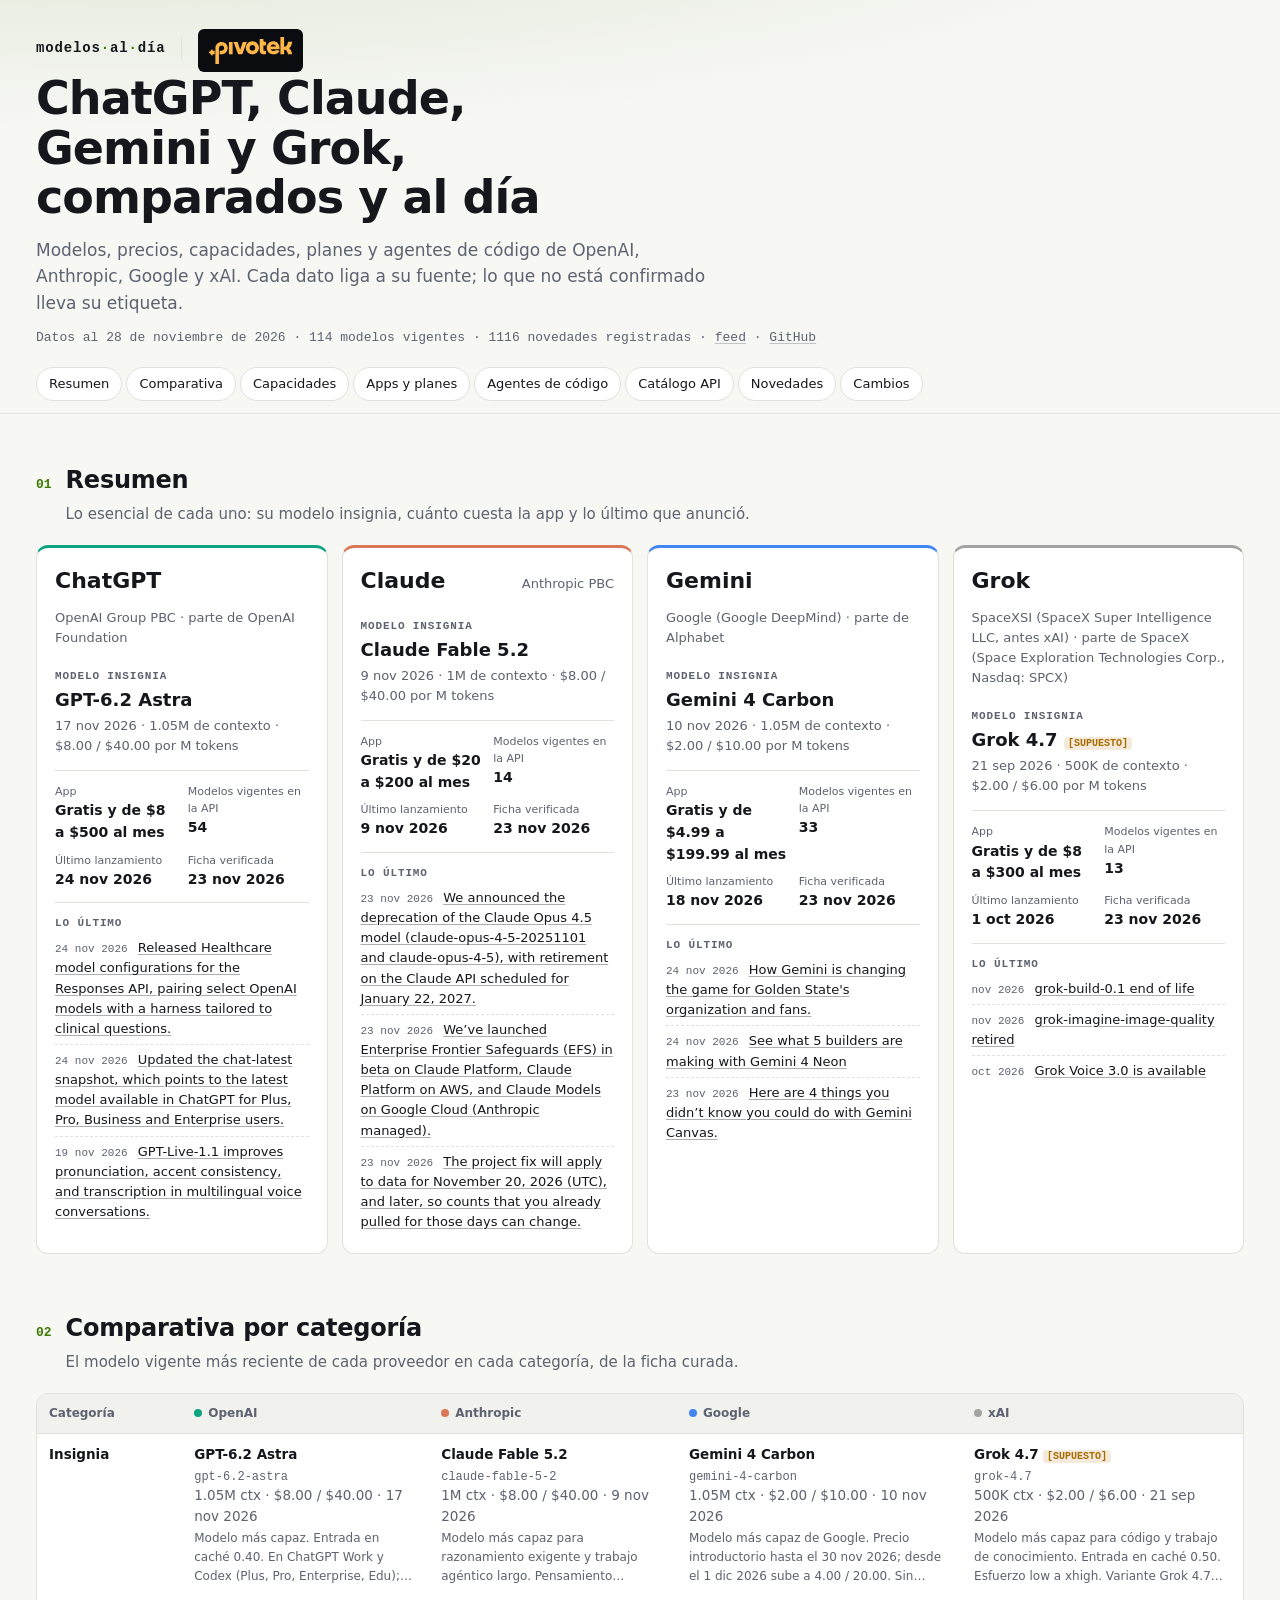
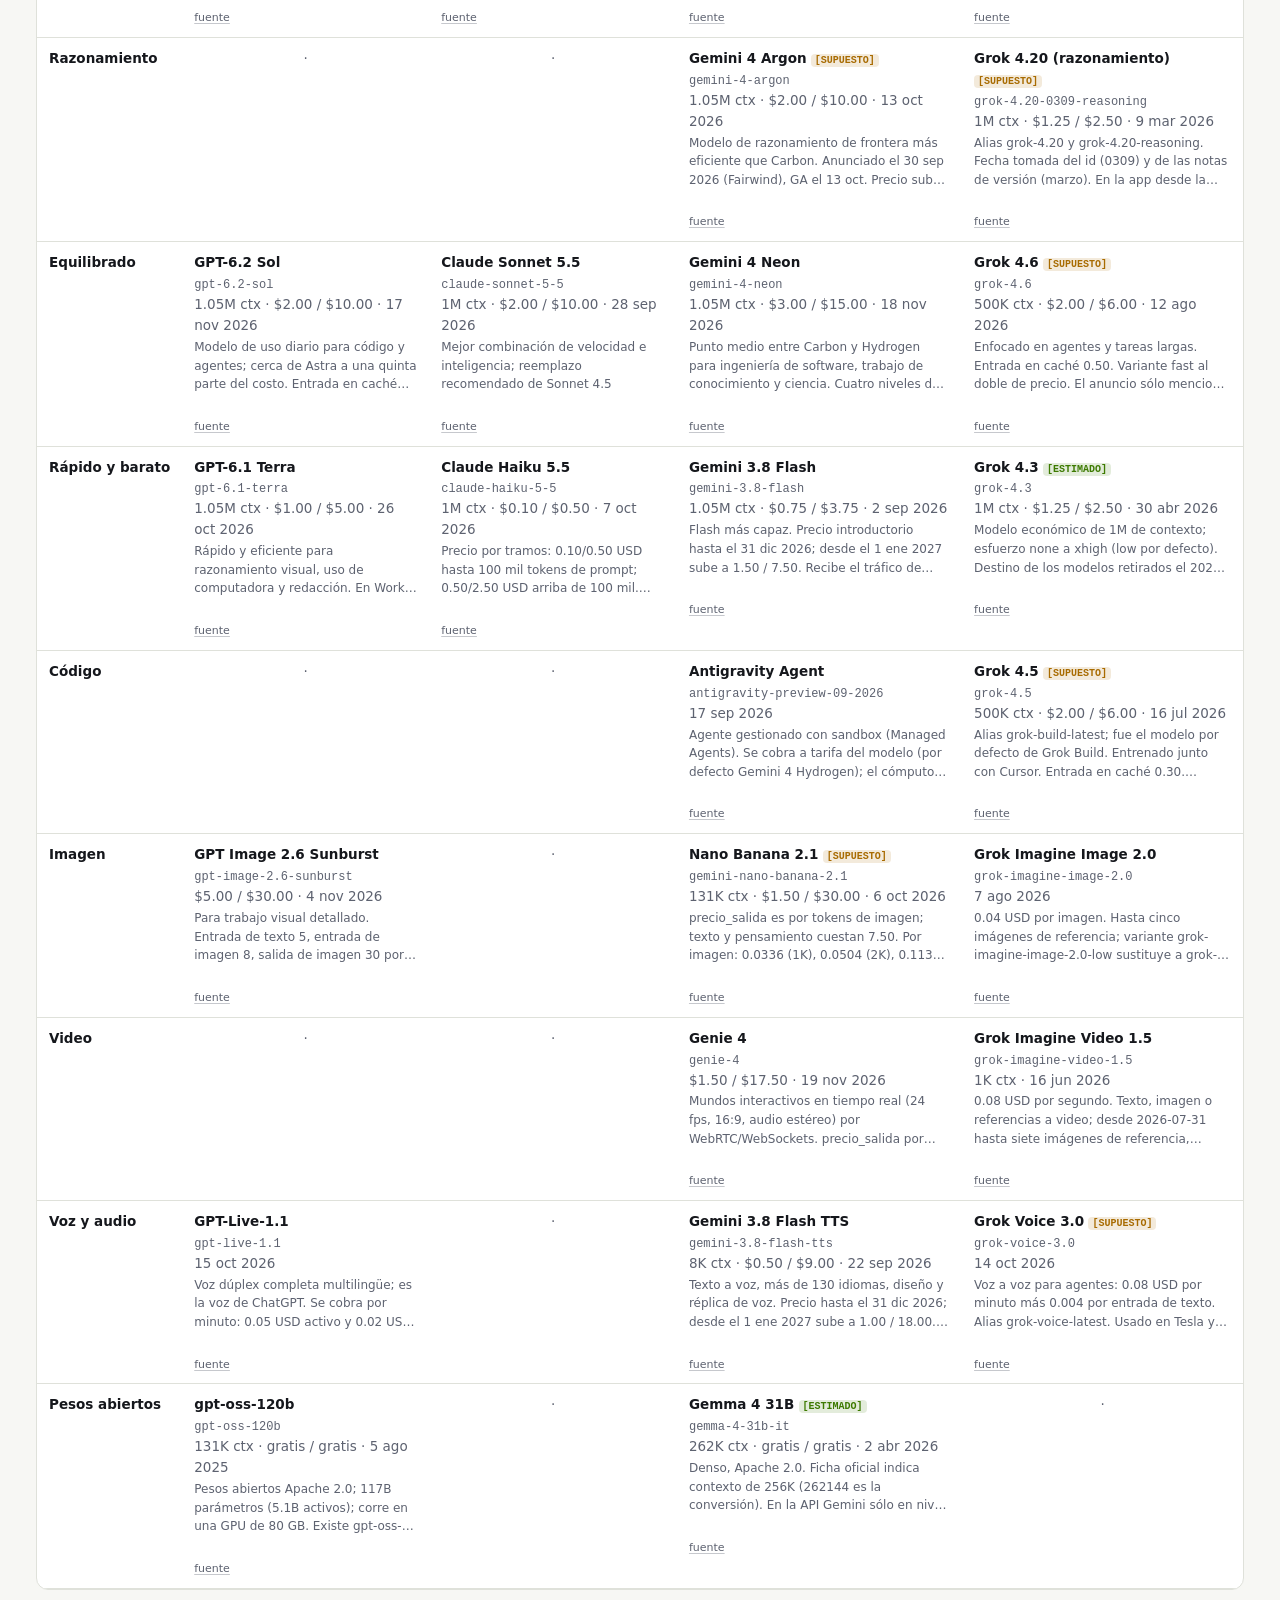
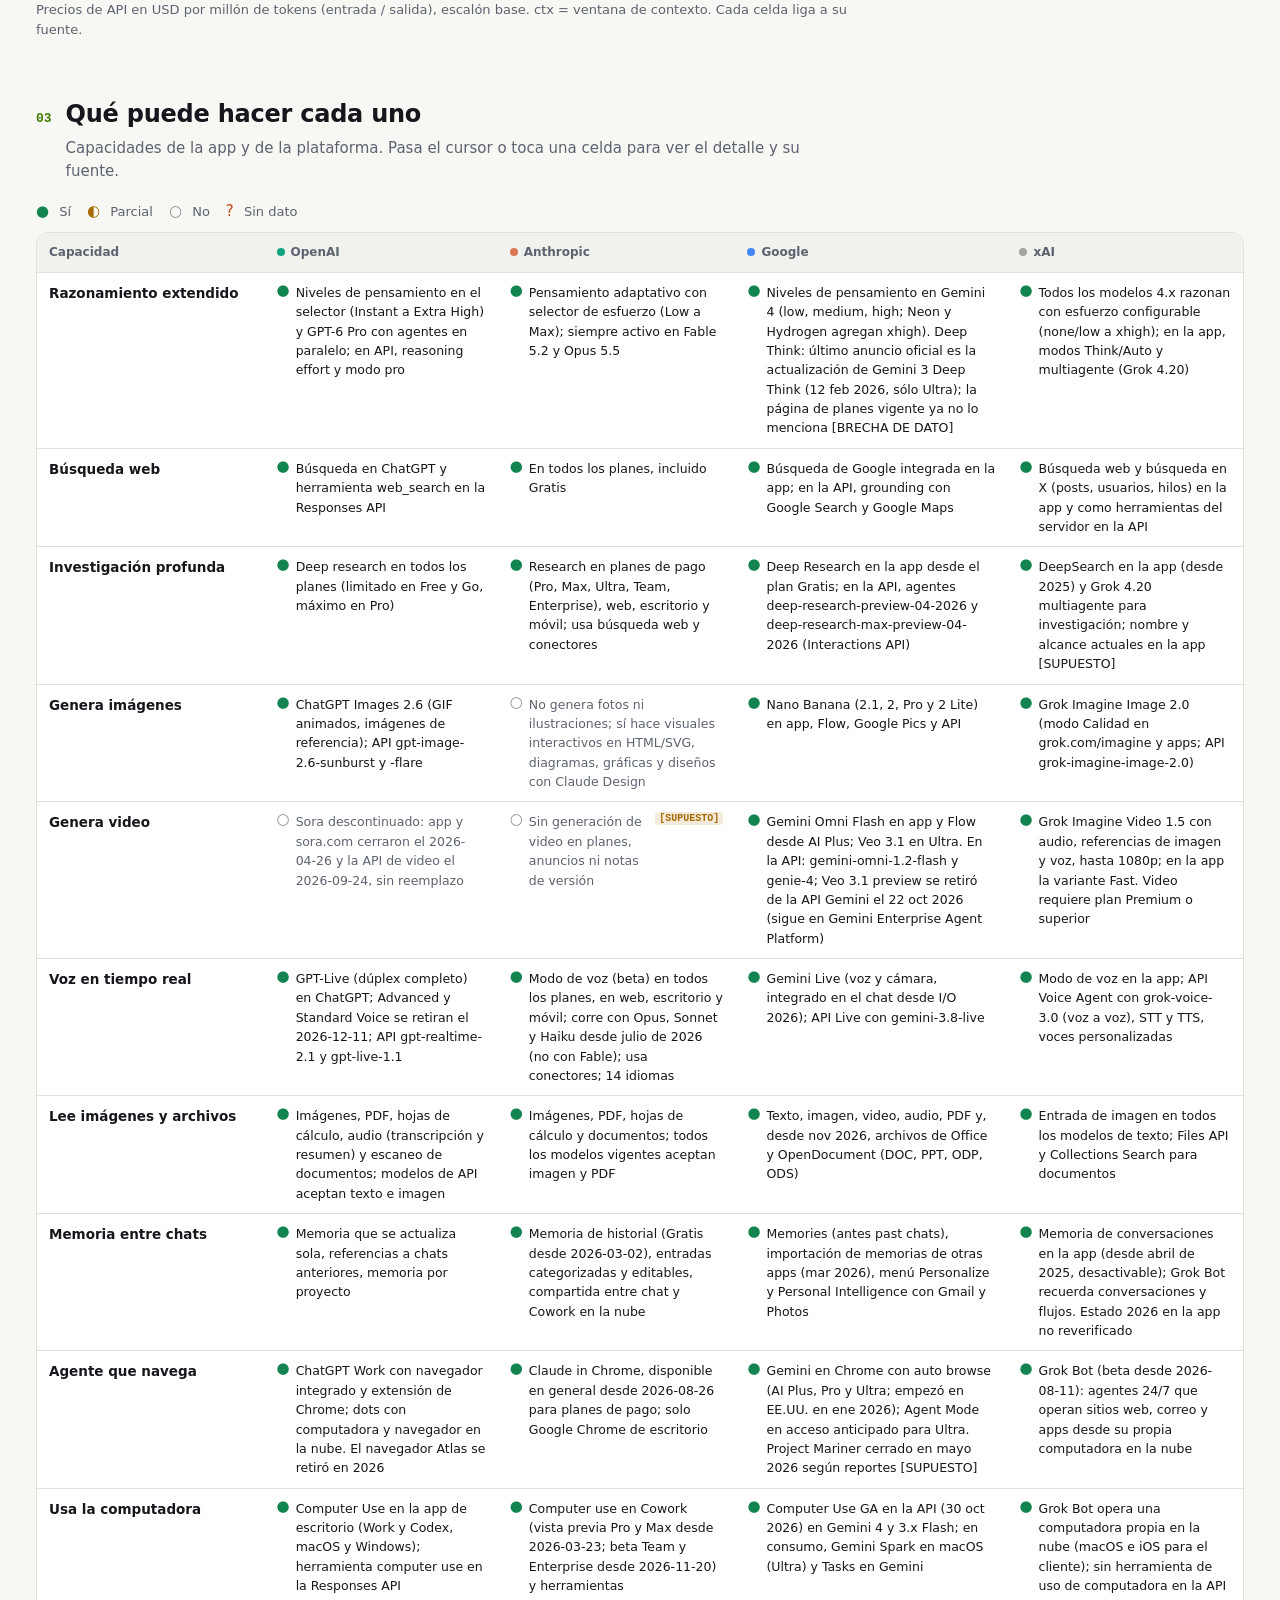
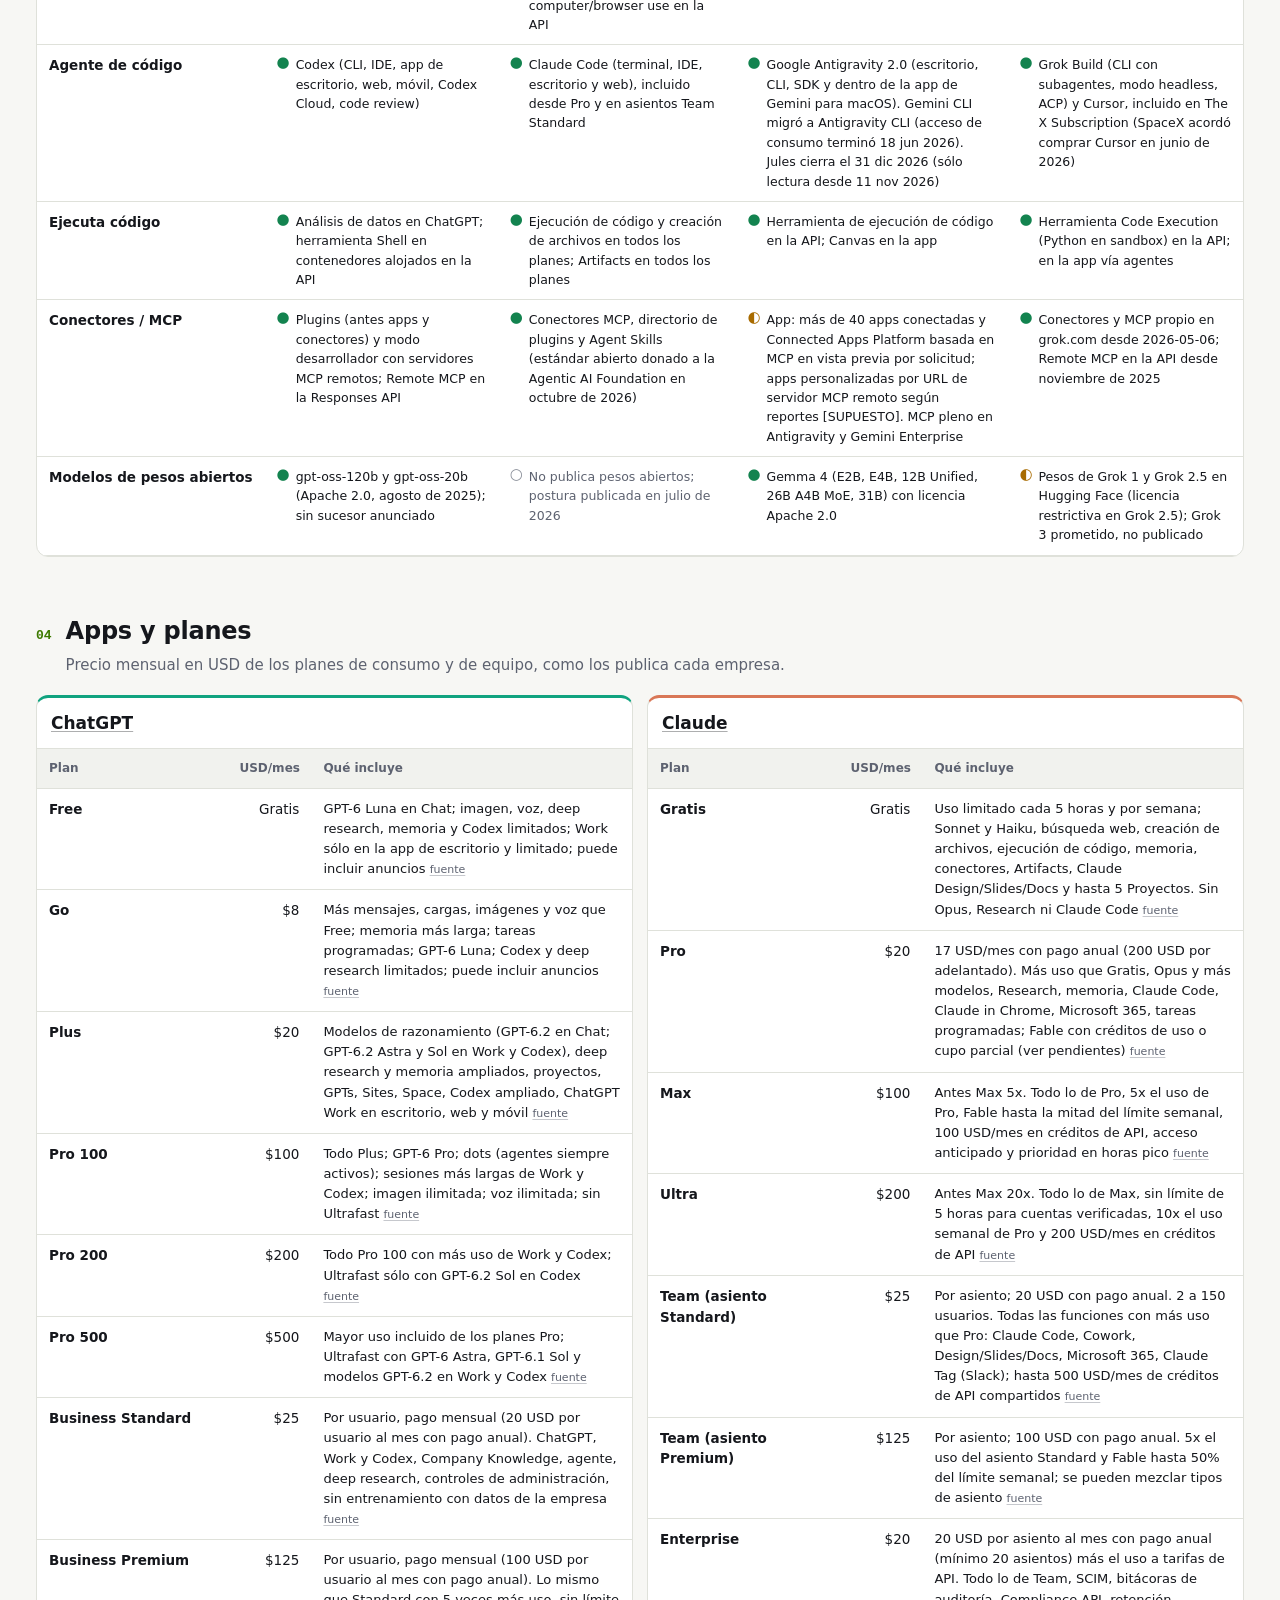
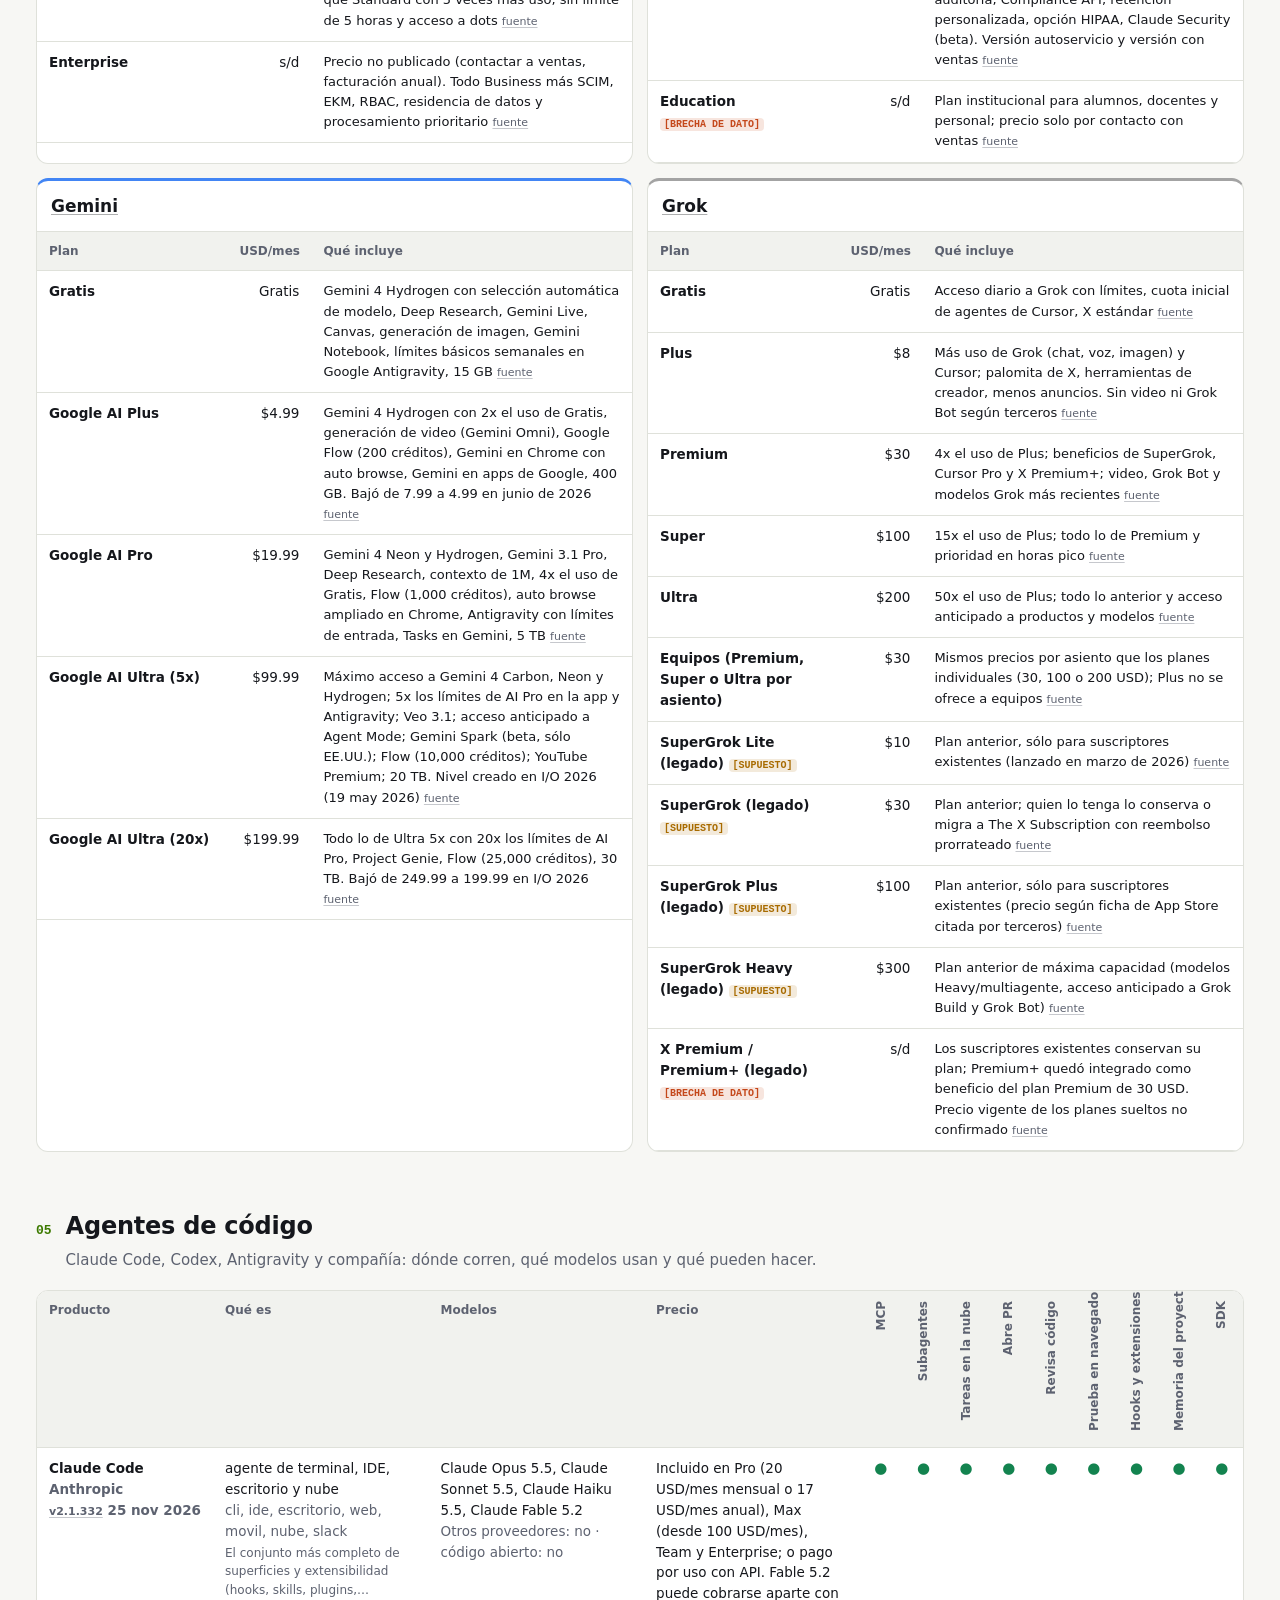
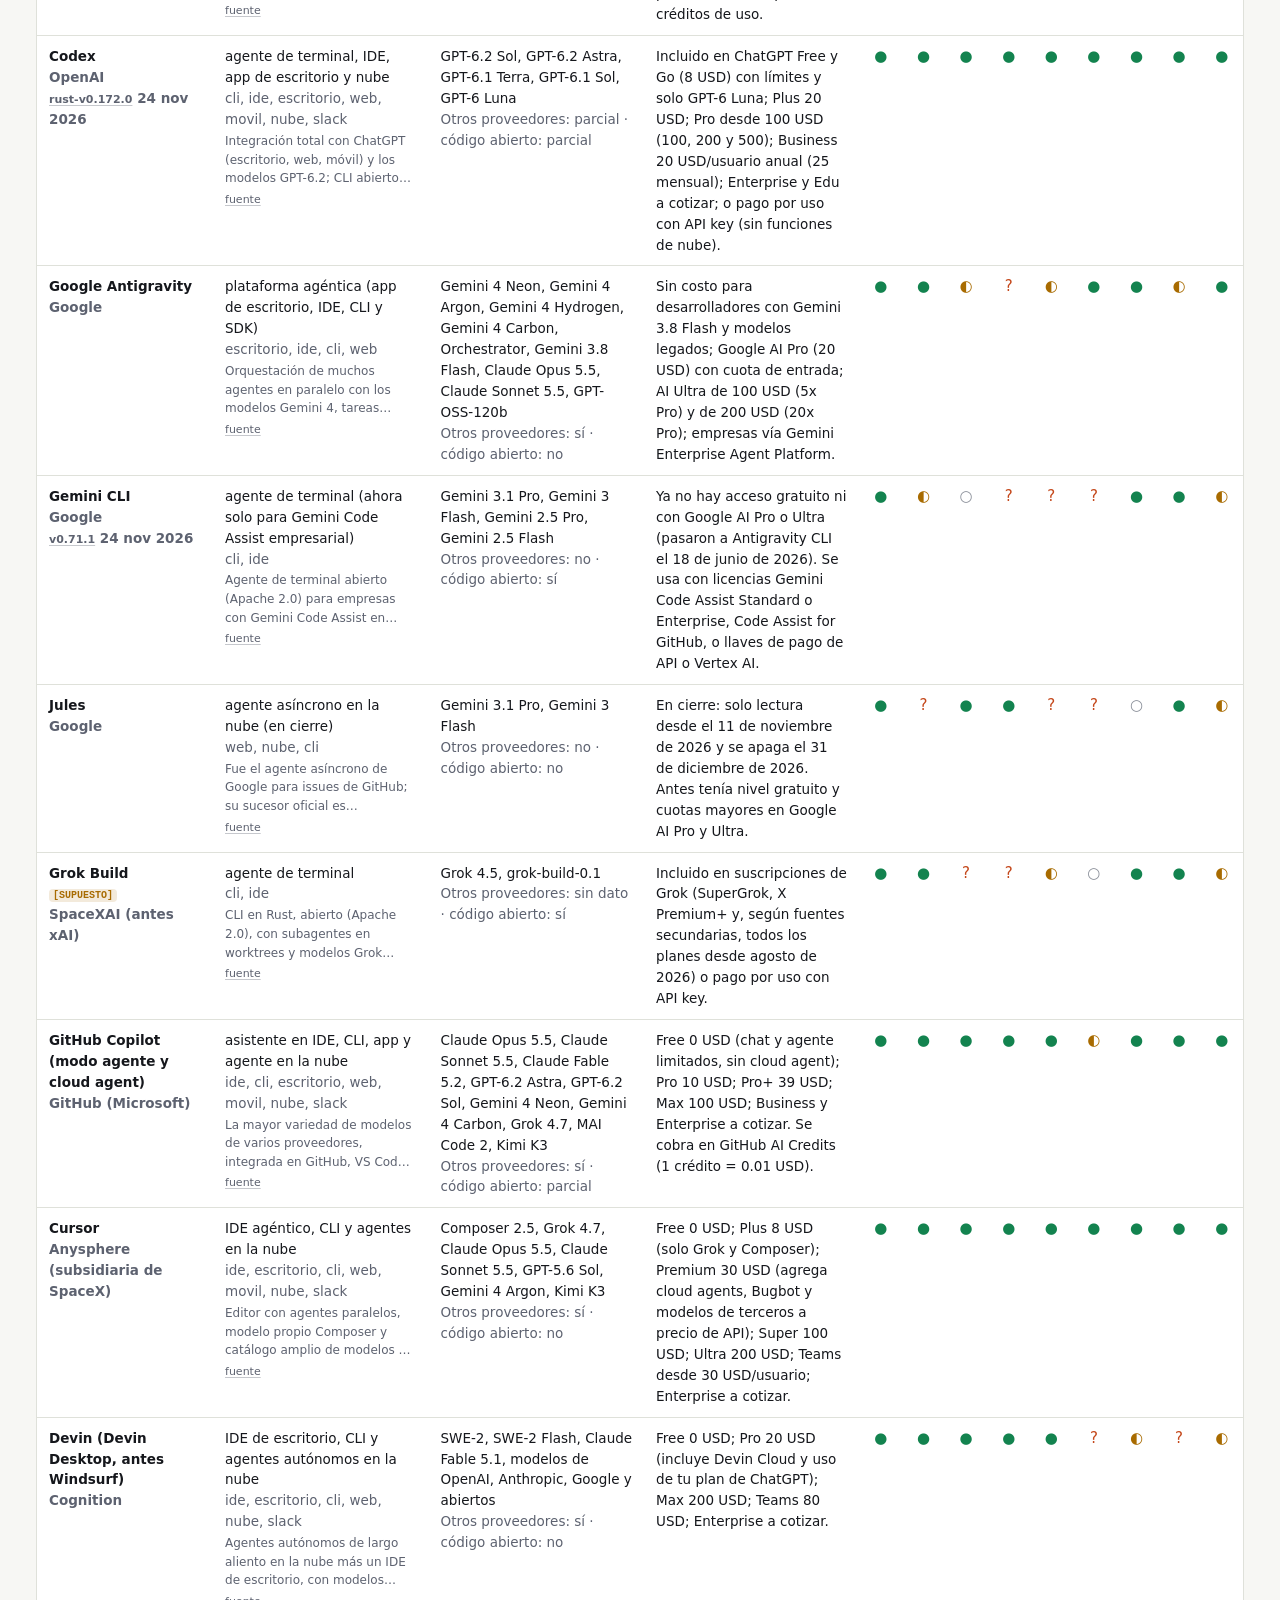
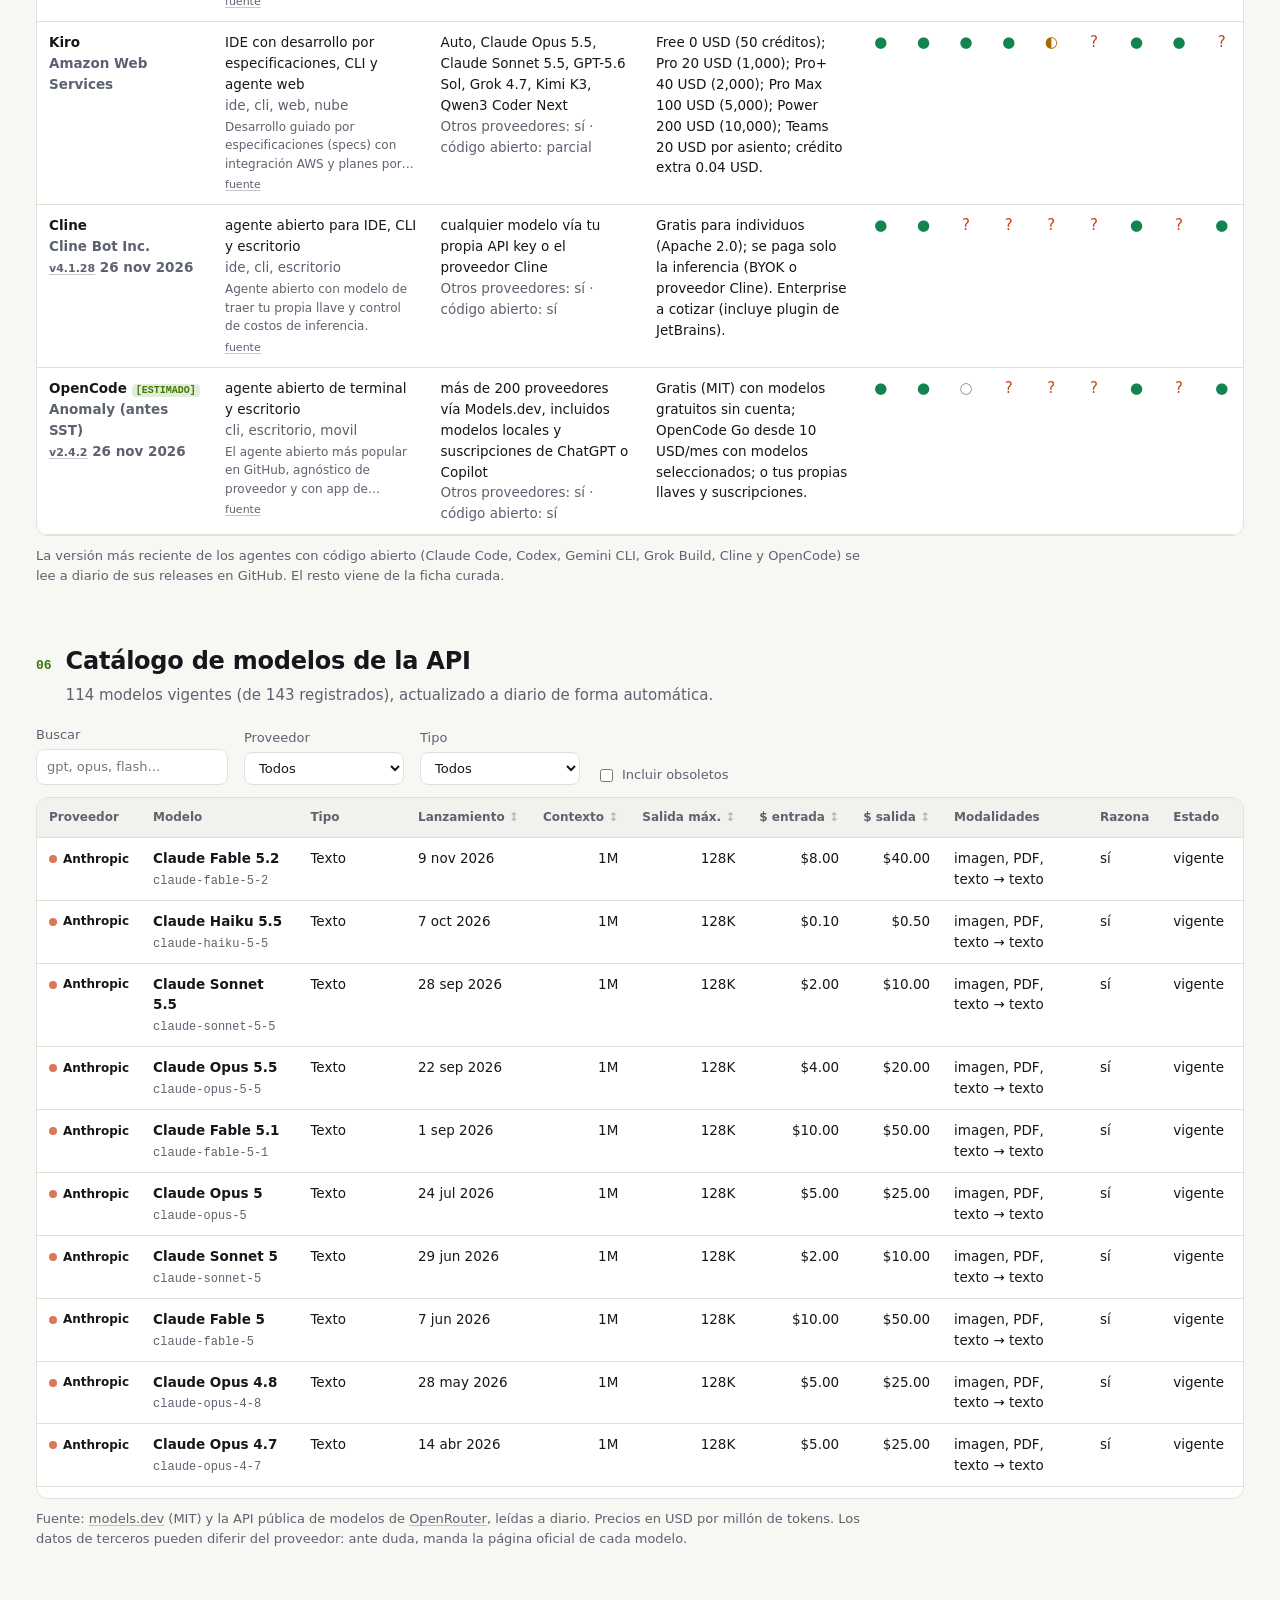
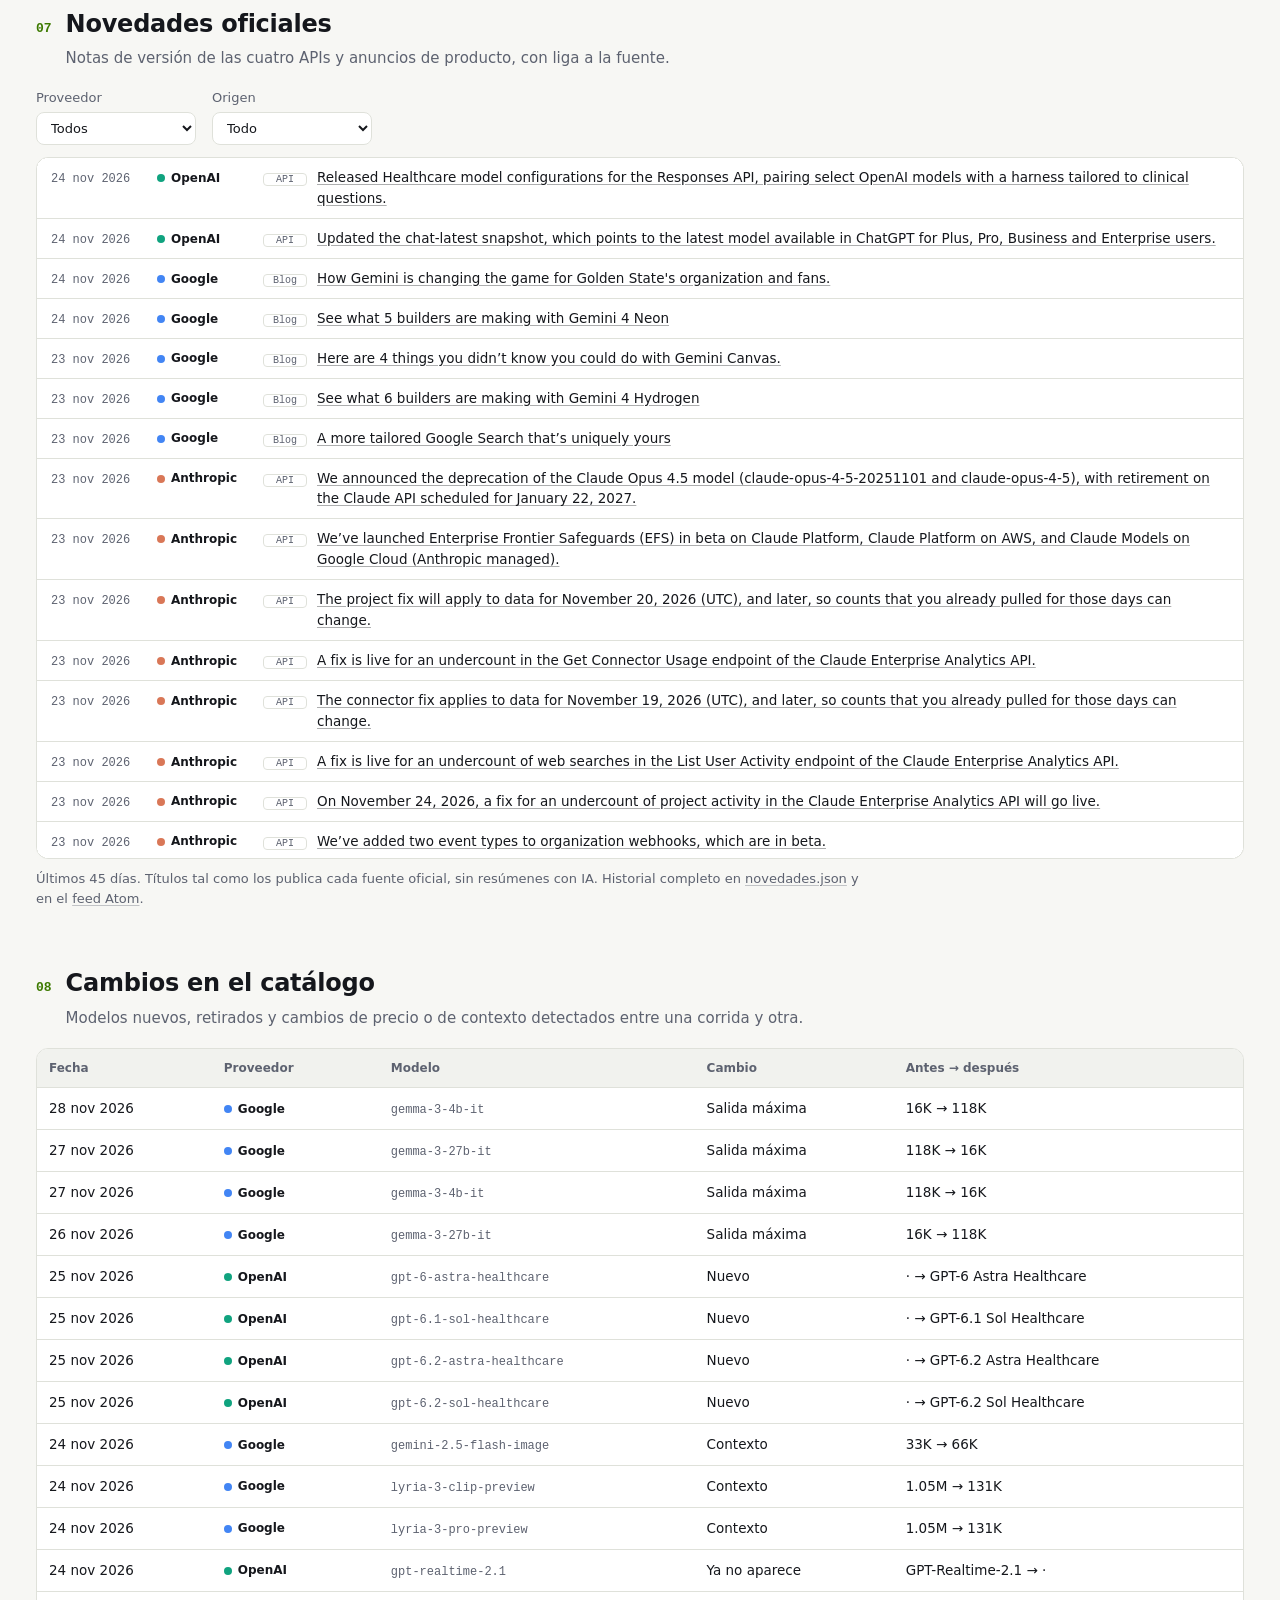
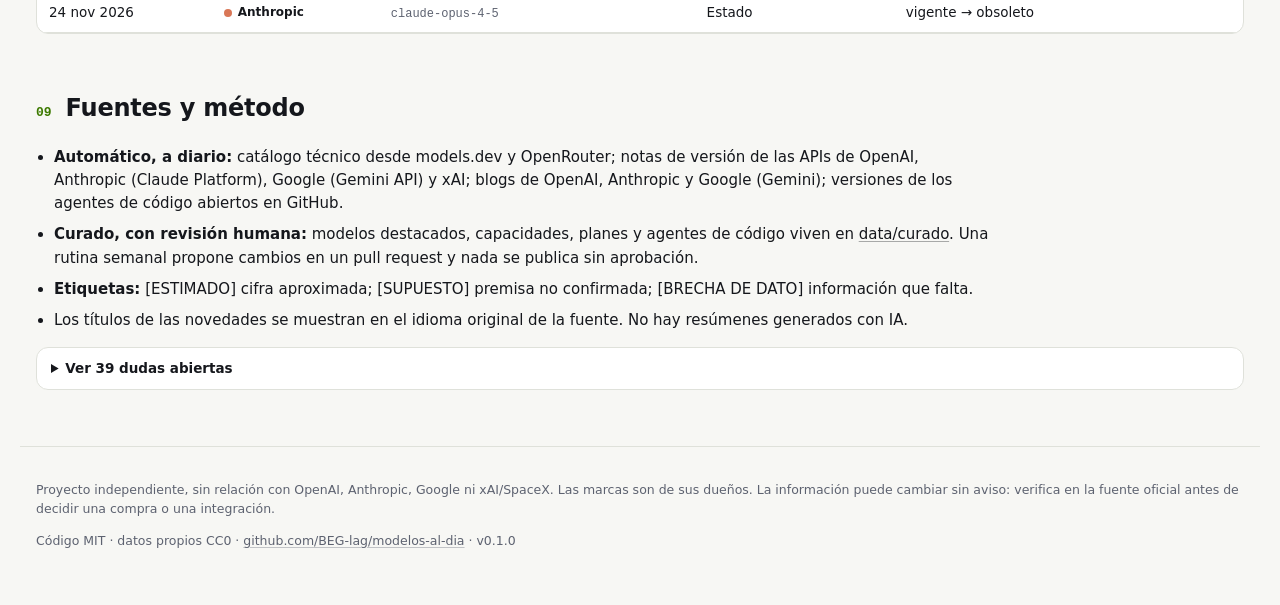
<file: docs/index.html>
<!doctype html>
<html lang="es-MX">
<head>
<meta charset="utf-8">
<meta name="viewport" content="width=device-width, initial-scale=1">
<title>modelos·al·día · ChatGPT, Claude, Gemini y Grok, comparados</title>
<meta name="description" content="Los modelos de OpenAI, Anthropic, Google y xAI al día: comparativa, capacidades, planes, agentes de código y novedades oficiales, cada dato con su fuente.">
<link rel="alternate" type="application/atom+xml" title="modelos·al·día" href="feed.xml">
<link rel="stylesheet" href="assets/style.css?v=0.1.0">
<link rel="icon" href="data:image/svg+xml,%3Csvg xmlns='http://www.w3.org/2000/svg' viewBox='0 0 32 32'%3E%3Crect width='32' height='32' rx='7' fill='%230b0d12'/%3E%3Ccircle cx='10' cy='11' r='4' fill='%2310a37f'/%3E%3Ccircle cx='22' cy='11' r='4' fill='%23d97757'/%3E%3Ccircle cx='10' cy='22' r='4' fill='%234285f4'/%3E%3Ccircle cx='22' cy='22' r='4' fill='%23a3a3a3'/%3E%3C/svg%3E">
</head>
<body>
<header class="top">
  <div class="wrap">
    <p class="brand">modelos<span>·</span>al<span>·</span>día<a class="pvk" href="https://pivotek.mx" title="PIVOTEK"><picture class="pvk-logo"><source media="(prefers-color-scheme: light)" srcset="assets/pivotek-logotipo-naranja-placa.svg" width="105" height="43"><img src="assets/pivotek-logotipo-naranja.svg" alt="PIVOTEK" width="90" height="34"></picture><picture class="pvk-iso"><source media="(prefers-color-scheme: light)" srcset="assets/pivotek-isotipo-naranja-placa.svg" width="23" height="24"><img src="assets/pivotek-isotipo-naranja.svg" alt="PIVOTEK" width="21" height="24"></picture></a></p>
    <h1>ChatGPT, Claude, Gemini y Grok, comparados y al día</h1>
    <p class="lede">Modelos, precios, capacidades, planes y agentes de código de OpenAI, Anthropic, Google y xAI.
    Cada dato liga a su fuente; lo que no está confirmado lleva su etiqueta.</p>
    <p class="stamp">Datos al <time datetime="2026-11-28">28 de noviembre de 2026</time> ·
    114 modelos vigentes · 1116 novedades registradas ·
    <a href="feed.xml">feed</a> · <a href="https://github.com/BEG-lag/modelos-al-dia">GitHub</a></p>
    <nav aria-label="Secciones"><a href="#resumen">Resumen</a><a href="#comparativa">Comparativa</a><a href="#capacidades">Capacidades</a><a href="#planes">Apps y planes</a><a href="#agentes">Agentes de código</a><a href="#catalogo">Catálogo API</a><a href="#novedades">Novedades</a><a href="#cambios">Cambios</a></nav>
  </div>
</header>
<main class="wrap">
<section id="resumen"><header class="sec"><span class="num">01</span><h2>Resumen</h2><p>Lo esencial de cada uno: su modelo insignia, cuánto cuesta la app y lo último que anunció.</p></header><div class="cards"><article class="card" style="--c:#10a37f"><header><h3>ChatGPT</h3><span class="muted">OpenAI Group PBC · parte de OpenAI Foundation</span></header><p class="label">Modelo insignia</p><p class="big">GPT-6.2 Astra</p><p class="muted">17 nov 2026 · 1.05M de contexto · $8.00 / $40.00 por M tokens</p><dl class="mini"><div><dt>App</dt><dd>Gratis y de $8 a $500 al mes</dd></div><div><dt>Modelos vigentes en la API</dt><dd>54</dd></div><div><dt>Último lanzamiento</dt><dd>24 nov 2026</dd></div><div><dt>Ficha verificada</dt><dd>23 nov 2026</dd></div></dl><p class="label">Lo último</p><ul class="news"><li><time datetime="2026-11-24">24 nov 2026</time> <a href="https://developers.openai.com/api/docs/changelog" rel="noopener">Released Healthcare model configurations for the Responses API, pairing select OpenAI models with a harness tailored to clinical questions.</a></li><li><time datetime="2026-11-24">24 nov 2026</time> <a href="https://developers.openai.com/api/docs/changelog" rel="noopener">Updated the chat-latest snapshot, which points to the latest model available in ChatGPT for Plus, Pro, Business and Enterprise users.</a></li><li><time datetime="2026-11-19">19 nov 2026</time> <a href="https://developers.openai.com/api/docs/changelog" rel="noopener">GPT-Live-1.1 improves pronunciation, accent consistency, and transcription in multilingual voice conversations.</a></li></ul></article><article class="card" style="--c:#d97757"><header><h3>Claude</h3><span class="muted">Anthropic PBC</span></header><p class="label">Modelo insignia</p><p class="big">Claude Fable 5.2</p><p class="muted">9 nov 2026 · 1M de contexto · $8.00 / $40.00 por M tokens</p><dl class="mini"><div><dt>App</dt><dd>Gratis y de $20 a $200 al mes</dd></div><div><dt>Modelos vigentes en la API</dt><dd>14</dd></div><div><dt>Último lanzamiento</dt><dd>9 nov 2026</dd></div><div><dt>Ficha verificada</dt><dd>23 nov 2026</dd></div></dl><p class="label">Lo último</p><ul class="news"><li><time datetime="2026-11-23">23 nov 2026</time> <a href="https://platform.claude.com/docs/en/release-notes/overview" rel="noopener">We announced the deprecation of the Claude Opus 4.5 model (claude-opus-4-5-20251101 and claude-opus-4-5), with retirement on the Claude API scheduled for January 22, 2027.</a></li><li><time datetime="2026-11-23">23 nov 2026</time> <a href="https://platform.claude.com/docs/en/release-notes/overview" rel="noopener">We’ve launched Enterprise Frontier Safeguards (EFS) in beta on Claude Platform, Claude Platform on AWS, and Claude Models on Google Cloud (Anthropic managed).</a></li><li><time datetime="2026-11-23">23 nov 2026</time> <a href="https://platform.claude.com/docs/en/release-notes/overview" rel="noopener">The project fix will apply to data for November 20, 2026 (UTC), and later, so counts that you already pulled for those days can change.</a></li></ul></article><article class="card" style="--c:#4285f4"><header><h3>Gemini</h3><span class="muted">Google (Google DeepMind) · parte de Alphabet</span></header><p class="label">Modelo insignia</p><p class="big">Gemini 4 Carbon</p><p class="muted">10 nov 2026 · 1.05M de contexto · $2.00 / $10.00 por M tokens</p><dl class="mini"><div><dt>App</dt><dd>Gratis y de $4.99 a $199.99 al mes</dd></div><div><dt>Modelos vigentes en la API</dt><dd>33</dd></div><div><dt>Último lanzamiento</dt><dd>18 nov 2026</dd></div><div><dt>Ficha verificada</dt><dd>23 nov 2026</dd></div></dl><p class="label">Lo último</p><ul class="news"><li><time datetime="2026-11-24">24 nov 2026</time> <a href="https://blog.google/products-and-platforms/products/gemini/gemini-golden-state/" rel="noopener">How Gemini is changing the game for Golden State&#x27;s organization and fans.</a></li><li><time datetime="2026-11-24">24 nov 2026</time> <a href="https://blog.google/innovation-and-ai/models-and-research/gemini-models/gemini-4-neon-builders/" rel="noopener">See what 5 builders are making with Gemini 4 Neon</a></li><li><time datetime="2026-11-23">23 nov 2026</time> <a href="https://blog.google/innovation-and-ai/products/gemini-app/gemini-canvas-tasks/" rel="noopener">Here are 4 things you didn’t know you could do with Gemini Canvas.</a></li></ul></article><article class="card" style="--c:#a3a3a3"><header><h3>Grok</h3><span class="muted">SpaceXSI (SpaceX Super Intelligence LLC, antes xAI) · parte de SpaceX (Space Exploration Technologies Corp., Nasdaq: SPCX)</span></header><p class="label">Modelo insignia</p><p class="big">Grok 4.7 <span class="tag tag-supuesto">[SUPUESTO]</span></p><p class="muted">21 sep 2026 · 500K de contexto · $2.00 / $6.00 por M tokens</p><dl class="mini"><div><dt>App</dt><dd>Gratis y de $8 a $300 al mes</dd></div><div><dt>Modelos vigentes en la API</dt><dd>13</dd></div><div><dt>Último lanzamiento</dt><dd>1 oct 2026</dd></div><div><dt>Ficha verificada</dt><dd>23 nov 2026</dd></div></dl><p class="label">Lo último</p><ul class="news"><li><time datetime="2026-11-01">nov 2026</time> <a href="https://docs.x.ai/docs/release-notes" rel="noopener">grok-build-0.1 end of life</a></li><li><time datetime="2026-11-01">nov 2026</time> <a href="https://docs.x.ai/docs/release-notes" rel="noopener">grok-imagine-image-quality retired</a></li><li><time datetime="2026-10-01">oct 2026</time> <a href="https://docs.x.ai/docs/release-notes" rel="noopener">Grok Voice 3.0 is available</a></li></ul></article></div></section><section id="comparativa"><header class="sec"><span class="num">02</span><h2>Comparativa por categoría</h2><p>El modelo vigente más reciente de cada proveedor en cada categoría, de la ficha curada.</p></header><div class="scroll"><table class="grid compare"><thead><tr><th scope="col">Categoría</th><th scope="col"><span class="chip" style="--c:#10a37f">OpenAI</span></th><th scope="col"><span class="chip" style="--c:#d97757">Anthropic</span></th><th scope="col"><span class="chip" style="--c:#4285f4">Google</span></th><th scope="col"><span class="chip" style="--c:#a3a3a3">xAI</span></th></tr></thead><tbody><tr><th scope="row">Insignia</th><td><strong>GPT-6.2 Astra</strong><br><code>gpt-6.2-astra</code><br><span class="muted">1.05M ctx · $8.00 / $40.00 · 17 nov 2026</span><br><span class="nota" title="Modelo más capaz. Entrada en caché 0.40. En ChatGPT Work y Codex (Plus, Pro, Enterprise, Edu); modo Ultrafast. Arriba de 272K tokens de entrada aplica tarifa de contexto largo.">Modelo más capaz. Entrada en caché 0.40. En ChatGPT Work y Codex (Plus, Pro, Enterprise, Edu); modo Ultrafast. Arriba de 272K tokens de entrada aplica tarifa de contexto largo.</span><br><a class="src" href="https://developers.openai.com/api/docs/models/gpt-6.2-astra" rel="noopener">fuente</a></td><td><strong>Claude Fable 5.2</strong><br><code>claude-fable-5-2</code><br><span class="muted">1M ctx · $8.00 / $40.00 · 9 nov 2026</span><br><span class="nota" title="Modelo más capaz para razonamiento exigente y trabajo agéntico largo. Pensamiento adaptativo siempre activo. Modo rápido a 16/80 USD. En la app con créditos de uso o cupo parcial según plan">Modelo más capaz para razonamiento exigente y trabajo agéntico largo. Pensamiento adaptativo siempre activo. Modo rápido a 16/80 USD. En la app con créditos de uso o cupo parcial según plan</span><br><a class="src" href="https://platform.claude.com/docs/en/about-claude/models/overview" rel="noopener">fuente</a></td><td><strong>Gemini 4 Carbon</strong><br><code>gemini-4-carbon</code><br><span class="muted">1.05M ctx · $2.00 / $10.00 · 10 nov 2026</span><br><span class="nota" title="Modelo más capaz de Google. Precio introductorio hasta el 30 nov 2026; desde el 1 dic 2026 sube a 4.00 / 20.00. Sin escalones por longitud de prompt. Salida de 65,536 por defecto, hasta 1M con long decode. Anunciado el 28 oct 2026 sólo para ciberdefensores (programa Fairwind); GA el 10 nov. En la app sólo para AI Ultra">Modelo más capaz de Google. Precio introductorio hasta el 30 nov 2026; desde el 1 dic 2026 sube a 4.00 / 20.00. Sin escalones por longitud de prompt. Salida de 65,536 por defecto, hasta 1M con long decode. Anunciado el 28 oct 2026 sólo para ciberdefensores (programa Fairwind); GA el 10 nov. En la app sólo para AI Ultra</span><br><a class="src" href="https://blog.google/innovation-and-ai/models-and-research/gemini-models/gemini-4-carbon-now-available/" rel="noopener">fuente</a></td><td><strong>Grok 4.7</strong> <span class="tag tag-supuesto">[SUPUESTO]</span><br><code>grok-4.7</code><br><span class="muted">500K ctx · $2.00 / $6.00 · 21 sep 2026</span><br><span class="nota" title="Modelo más capaz para código y trabajo de conocimiento. Entrada en caché 0.50. Esfuerzo low a xhigh. Variante Grok 4.7 Fast (doble velocidad, doble precio) sólo en Cursor y Grok Build. Salida máxima no publicada [BRECHA DE DATO]. Presencia en la app según Decrypt y Android Headlines, no en fuente oficial">Modelo más capaz para código y trabajo de conocimiento. Entrada en caché 0.50. Esfuerzo low a xhigh. Variante Grok 4.7 Fast (doble velocidad, doble precio) sólo en Cursor y Grok Build. Salida máxima no publicada [BRECHA DE DATO]. Presencia en la app según Decrypt y Android Headlines, no en fuente oficial</span><br><a class="src" href="https://docs.x.ai/docs/models/grok-4.7" rel="noopener">fuente</a></td></tr><tr><th scope="row">Razonamiento</th><td class="vacio">·</td><td class="vacio">·</td><td><strong>Gemini 4 Argon</strong> <span class="tag tag-supuesto">[SUPUESTO]</span><br><code>gemini-4-argon</code><br><span class="muted">1.05M ctx · $2.00 / $10.00 · 13 oct 2026</span><br><span class="nota" title="Modelo de razonamiento de frontera más eficiente que Carbon. Anunciado el 30 sep 2026 (Fairwind), GA el 13 oct. Precio sube a 4.00 / 20.00 el 1 dic 2026. Llegó a la app para Pro y Ultra en oct 2026, pero la página de planes vigente ya no lo lista; reportes dicen que Neon lo reemplazó en el selector (en_app false es supuesto)">Modelo de razonamiento de frontera más eficiente que Carbon. Anunciado el 30 sep 2026 (Fairwind), GA el 13 oct. Precio sube a 4.00 / 20.00 el 1 dic 2026. Llegó a la app para Pro y Ultra en oct 2026, pero la página de planes vigente ya no lo lista; reportes dicen que Neon lo reemplazó en el selector (en_app false es supuesto)</span><br><a class="src" href="https://aistudio.google.com/docs/models/gemini-4-argon" rel="noopener">fuente</a></td><td><strong>Grok 4.20 (razonamiento)</strong> <span class="tag tag-supuesto">[SUPUESTO]</span><br><code>grok-4.20-0309-reasoning</code><br><span class="muted">1M ctx · $1.25 / $2.50 · 9 mar 2026</span><br><span class="nota" title="Alias grok-4.20 y grok-4.20-reasoning. Fecha tomada del id (0309) y de las notas de versión (marzo). En la app desde la beta de febrero de 2026 [SUPUESTO]. Salida máxima no publicada">Alias grok-4.20 y grok-4.20-reasoning. Fecha tomada del id (0309) y de las notas de versión (marzo). En la app desde la beta de febrero de 2026 [SUPUESTO]. Salida máxima no publicada</span><br><a class="src" href="https://docs.x.ai/docs/models/grok-4.20-0309-reasoning" rel="noopener">fuente</a></td></tr><tr><th scope="row">Equilibrado</th><td><strong>GPT-6.2 Sol</strong><br><code>gpt-6.2-sol</code><br><span class="muted">1.05M ctx · $2.00 / $10.00 · 17 nov 2026</span><br><span class="nota" title="Modelo de uso diario para código y agentes; cerca de Astra a una quinta parte del costo. Entrada en caché 0.10. En Work y Codex.">Modelo de uso diario para código y agentes; cerca de Astra a una quinta parte del costo. Entrada en caché 0.10. En Work y Codex.</span><br><a class="src" href="https://developers.openai.com/api/docs/models/gpt-6.2-sol" rel="noopener">fuente</a></td><td><strong>Claude Sonnet 5.5</strong><br><code>claude-sonnet-5-5</code><br><span class="muted">1M ctx · $2.00 / $10.00 · 28 sep 2026</span><br><span class="nota" title="Mejor combinación de velocidad e inteligencia; reemplazo recomendado de Sonnet 4.5">Mejor combinación de velocidad e inteligencia; reemplazo recomendado de Sonnet 4.5</span><br><a class="src" href="https://platform.claude.com/docs/en/about-claude/models/overview" rel="noopener">fuente</a></td><td><strong>Gemini 4 Neon</strong><br><code>gemini-4-neon</code><br><span class="muted">1.05M ctx · $3.00 / $15.00 · 18 nov 2026</span><br><span class="nota" title="Punto medio entre Carbon y Hydrogen para ingeniería de software, trabajo de conocimiento y ciencia. Cuatro niveles de pensamiento (hasta xhigh). Precio plano en todo el contexto; caché 0.15. Salida hasta 1M con long decode. En la app para AI Pro y Ultra">Punto medio entre Carbon y Hydrogen para ingeniería de software, trabajo de conocimiento y ciencia. Cuatro niveles de pensamiento (hasta xhigh). Precio plano en todo el contexto; caché 0.15. Salida hasta 1M con long decode. En la app para AI Pro y Ultra</span><br><a class="src" href="https://blog.google/innovation-and-ai/models-and-research/gemini-models/introducing-gemini-4-neon/" rel="noopener">fuente</a></td><td><strong>Grok 4.6</strong> <span class="tag tag-supuesto">[SUPUESTO]</span><br><code>grok-4.6</code><br><span class="muted">500K ctx · $2.00 / $6.00 · 12 ago 2026</span><br><span class="nota" title="Enfocado en agentes y tareas largas. Entrada en caché 0.50. Variante fast al doble de precio. El anuncio sólo menciona Cursor, Grok Build y API; presencia en la app no confirmada. Salida máxima no publicada">Enfocado en agentes y tareas largas. Entrada en caché 0.50. Variante fast al doble de precio. El anuncio sólo menciona Cursor, Grok Build y API; presencia en la app no confirmada. Salida máxima no publicada</span><br><a class="src" href="https://docs.x.ai/docs/models/grok-4.6" rel="noopener">fuente</a></td></tr><tr><th scope="row">Rápido y barato</th><td><strong>GPT-6.1 Terra</strong><br><code>gpt-6.1-terra</code><br><span class="muted">1.05M ctx · $1.00 / $5.00 · 26 oct 2026</span><br><span class="nota" title="Rápido y eficiente para razonamiento visual, uso de computadora y redacción. En Work y Codex, no en Chat.">Rápido y eficiente para razonamiento visual, uso de computadora y redacción. En Work y Codex, no en Chat.</span><br><a class="src" href="https://developers.openai.com/api/docs/models/gpt-6.1-terra" rel="noopener">fuente</a></td><td><strong>Claude Haiku 5.5</strong><br><code>claude-haiku-5-5</code><br><span class="muted">1M ctx · $0.10 / $0.50 · 7 oct 2026</span><br><span class="nota" title="Precio por tramos: 0.10/0.50 USD hasta 100 mil tokens de prompt; 0.50/2.50 USD arriba de 100 mil. Primer Haiku con selector de esfuerzo">Precio por tramos: 0.10/0.50 USD hasta 100 mil tokens de prompt; 0.50/2.50 USD arriba de 100 mil. Primer Haiku con selector de esfuerzo</span><br><a class="src" href="https://platform.claude.com/docs/en/about-claude/pricing" rel="noopener">fuente</a></td><td><strong>Gemini 3.8 Flash</strong><br><code>gemini-3.8-flash</code><br><span class="muted">1.05M ctx · $0.75 / $3.75 · 2 sep 2026</span><br><span class="nota" title="Flash más capaz. Precio introductorio hasta el 31 dic 2026; desde el 1 ene 2027 sube a 1.50 / 7.50. Recibe el tráfico de gemini-3.7-flash (deprecado 8 oct 2026) y, desde el 1 dic 2026, el de gemini-2.5-pro. No aparece en la página de planes de la app">Flash más capaz. Precio introductorio hasta el 31 dic 2026; desde el 1 ene 2027 sube a 1.50 / 7.50. Recibe el tráfico de gemini-3.7-flash (deprecado 8 oct 2026) y, desde el 1 dic 2026, el de gemini-2.5-pro. No aparece en la página de planes de la app</span><br><a class="src" href="https://aistudio.google.com/docs/models/gemini-3.8-flash" rel="noopener">fuente</a></td><td><strong>Grok 4.3</strong> <span class="tag tag-estimado">[ESTIMADO]</span><br><code>grok-4.3</code><br><span class="muted">1M ctx · $1.25 / $2.50 · 30 abr 2026</span><br><span class="nota" title="Modelo económico de 1M de contexto; esfuerzo none a xhigh (low por defecto). Destino de los modelos retirados el 2026-05-15. Fecha de lanzamiento de catálogos de terceros (beta para SuperGrok en abril, GA ~2026-05-06). Salida máxima no publicada">Modelo económico de 1M de contexto; esfuerzo none a xhigh (low por defecto). Destino de los modelos retirados el 2026-05-15. Fecha de lanzamiento de catálogos de terceros (beta para SuperGrok en abril, GA ~2026-05-06). Salida máxima no publicada</span><br><a class="src" href="https://docs.x.ai/docs/models/grok-4.3" rel="noopener">fuente</a></td></tr><tr><th scope="row">Código</th><td class="vacio">·</td><td class="vacio">·</td><td><strong>Antigravity Agent</strong><br><code>antigravity-preview-09-2026</code><br><span class="muted">17 sep 2026</span><br><span class="nota" title="Agente gestionado con sandbox (Managed Agents). Se cobra a tarifa del modelo (por defecto Gemini 4 Hydrogen); el cómputo del entorno no se cobra en preview. Sustituye a antigravity-preview-05-2026">Agente gestionado con sandbox (Managed Agents). Se cobra a tarifa del modelo (por defecto Gemini 4 Hydrogen); el cómputo del entorno no se cobra en preview. Sustituye a antigravity-preview-05-2026</span><br><a class="src" href="https://aistudio.google.com/docs/changelog" rel="noopener">fuente</a></td><td><strong>Grok 4.5</strong> <span class="tag tag-supuesto">[SUPUESTO]</span><br><code>grok-4.5</code><br><span class="muted">500K ctx · $2.00 / $6.00 · 16 jul 2026</span><br><span class="nota" title="Alias grok-build-latest; fue el modelo por defecto de Grok Build. Entrenado junto con Cursor. Entrada en caché 0.30. Presencia en la app no confirmada. Salida máxima no publicada">Alias grok-build-latest; fue el modelo por defecto de Grok Build. Entrenado junto con Cursor. Entrada en caché 0.30. Presencia en la app no confirmada. Salida máxima no publicada</span><br><a class="src" href="https://docs.x.ai/docs/models/grok-4.5" rel="noopener">fuente</a></td></tr><tr><th scope="row">Imagen</th><td><strong>GPT Image 2.6 Sunburst</strong><br><code>gpt-image-2.6-sunburst</code><br><span class="muted">$5.00 / $30.00 · 4 nov 2026</span><br><span class="nota" title="Para trabajo visual detallado. Entrada de texto 5, entrada de imagen 8, salida de imagen 30 por millón de tokens. Base de ChatGPT Images 2.6 [SUPUESTO: cuál de las dos variantes usa la app].">Para trabajo visual detallado. Entrada de texto 5, entrada de imagen 8, salida de imagen 30 por millón de tokens. Base de ChatGPT Images 2.6 [SUPUESTO: cuál de las dos variantes usa la app].</span><br><a class="src" href="https://developers.openai.com/api/docs/models/gpt-image-2.6-sunburst" rel="noopener">fuente</a></td><td class="vacio">·</td><td><strong>Nano Banana 2.1</strong> <span class="tag tag-supuesto">[SUPUESTO]</span><br><code>gemini-nano-banana-2.1</code><br><span class="muted">131K ctx · $1.50 / $30.00 · 6 oct 2026</span><br><span class="nota" title="precio_salida es por tokens de imagen; texto y pensamiento cuestan 7.50. Por imagen: 0.0336 (1K), 0.0504 (2K), 0.113 (4K). La app usa Nano Banana, pero no se confirmó que sea esta versión">precio_salida es por tokens de imagen; texto y pensamiento cuestan 7.50. Por imagen: 0.0336 (1K), 0.0504 (2K), 0.113 (4K). La app usa Nano Banana, pero no se confirmó que sea esta versión</span><br><a class="src" href="https://aistudio.google.com/docs/models/gemini-nano-banana-2.1" rel="noopener">fuente</a></td><td><strong>Grok Imagine Image 2.0</strong><br><code>grok-imagine-image-2.0</code><br><span class="muted">7 ago 2026</span><br><span class="nota" title="0.04 USD por imagen. Hasta cinco imágenes de referencia; variante grok-imagine-image-2.0-low sustituye a grok-imagine-image-quality y -pro (retirados en noviembre de 2026). Modo Calidad en grok.com/imagine">0.04 USD por imagen. Hasta cinco imágenes de referencia; variante grok-imagine-image-2.0-low sustituye a grok-imagine-image-quality y -pro (retirados en noviembre de 2026). Modo Calidad en grok.com/imagine</span><br><a class="src" href="https://x.ai/news/grok-imagine-image-2" rel="noopener">fuente</a></td></tr><tr><th scope="row">Video</th><td class="vacio">·</td><td class="vacio">·</td><td><strong>Genie 4</strong><br><code>genie-4</code><br><span class="muted">$1.50 / $17.50 · 19 nov 2026</span><br><span class="nota" title="Mundos interactivos en tiempo real (24 fps, 16:9, audio estéreo) por WebRTC/WebSockets. precio_salida por tokens de video con audio (unos 0.10 USD por segundo); texto 9.00. En consumo existe Project Genie para Ultra 20x">Mundos interactivos en tiempo real (24 fps, 16:9, audio estéreo) por WebRTC/WebSockets. precio_salida por tokens de video con audio (unos 0.10 USD por segundo); texto 9.00. En consumo existe Project Genie para Ultra 20x</span><br><a class="src" href="https://aistudio.google.com/docs/pricing" rel="noopener">fuente</a></td><td><strong>Grok Imagine Video 1.5</strong><br><code>grok-imagine-video-1.5</code><br><span class="muted">1K ctx · 16 jun 2026</span><br><span class="nota" title="0.08 USD por segundo. Texto, imagen o referencias a video; desde 2026-07-31 hasta siete imágenes de referencia, referencia de voz y 1080p nativo. En la app se usa Video 1.5 Fast">0.08 USD por segundo. Texto, imagen o referencias a video; desde 2026-07-31 hasta siete imágenes de referencia, referencia de voz y 1080p nativo. En la app se usa Video 1.5 Fast</span><br><a class="src" href="https://x.ai/news/grok-imagine-video-1-5" rel="noopener">fuente</a></td></tr><tr><th scope="row">Voz y audio</th><td><strong>GPT-Live-1.1</strong><br><code>gpt-live-1.1</code><br><span class="muted">15 oct 2026</span><br><span class="nota" title="Voz dúplex completa multilingüe; es la voz de ChatGPT. Se cobra por minuto: 0.05 USD activo y 0.02 USD en espera, más el modelo de fondo.">Voz dúplex completa multilingüe; es la voz de ChatGPT. Se cobra por minuto: 0.05 USD activo y 0.02 USD en espera, más el modelo de fondo.</span><br><a class="src" href="https://developers.openai.com/api/docs/models/gpt-live-1.1" rel="noopener">fuente</a></td><td class="vacio">·</td><td><strong>Gemini 3.8 Flash TTS</strong><br><code>gemini-3.8-flash-tts</code><br><span class="muted">8K ctx · $0.50 / $9.00 · 22 sep 2026</span><br><span class="nota" title="Texto a voz, más de 130 idiomas, diseño y réplica de voz. Precio hasta el 31 dic 2026; desde el 1 ene 2027 sube a 1.00 / 18.00. Existe gemini-3.8-flash-lite-tts (0.50 / 6.00)">Texto a voz, más de 130 idiomas, diseño y réplica de voz. Precio hasta el 31 dic 2026; desde el 1 ene 2027 sube a 1.00 / 18.00. Existe gemini-3.8-flash-lite-tts (0.50 / 6.00)</span><br><a class="src" href="https://aistudio.google.com/docs/models/gemini-3.8-flash-tts" rel="noopener">fuente</a></td><td><strong>Grok Voice 3.0</strong> <span class="tag tag-supuesto">[SUPUESTO]</span><br><code>grok-voice-3.0</code><br><span class="muted">14 oct 2026</span><br><span class="nota" title="Voz a voz para agentes: 0.08 USD por minuto más 0.004 por entrada de texto. Alias grok-voice-latest. Usado en Tesla y en el modo de voz de Grok Bot; uso en la app de Grok [SUPUESTO]">Voz a voz para agentes: 0.08 USD por minuto más 0.004 por entrada de texto. Alias grok-voice-latest. Usado en Tesla y en el modo de voz de Grok Bot; uso en la app de Grok [SUPUESTO]</span><br><a class="src" href="https://x.ai/news/grok-voice-3" rel="noopener">fuente</a></td></tr><tr><th scope="row">Pesos abiertos</th><td><strong>gpt-oss-120b</strong><br><code>gpt-oss-120b</code><br><span class="muted">131K ctx · gratis / gratis · 5 ago 2025</span><br><span class="nota" title="Pesos abiertos Apache 2.0; 117B parámetros (5.1B activos); corre en una GPU de 80 GB. Existe gpt-oss-20b para equipos de 16 GB. Sin precio propio en la API de OpenAI.">Pesos abiertos Apache 2.0; 117B parámetros (5.1B activos); corre en una GPU de 80 GB. Existe gpt-oss-20b para equipos de 16 GB. Sin precio propio en la API de OpenAI.</span><br><a class="src" href="https://developers.openai.com/api/docs/models/gpt-oss-120b" rel="noopener">fuente</a></td><td class="vacio">·</td><td><strong>Gemma 4 31B</strong> <span class="tag tag-estimado">[ESTIMADO]</span><br><code>gemma-4-31b-it</code><br><span class="muted">262K ctx · gratis / gratis · 2 abr 2026</span><br><span class="nota" title="Denso, Apache 2.0. Ficha oficial indica contexto de 256K (262144 es la conversión). En la API Gemini sólo en nivel gratuito; sin precio de pago. Familia: E2B y E4B (128K, con audio), 12B Unified (256K, con audio, 3 jun 2026), 26B A4B">Denso, Apache 2.0. Ficha oficial indica contexto de 256K (262144 es la conversión). En la API Gemini sólo en nivel gratuito; sin precio de pago. Familia: E2B y E4B (128K, con audio), 12B Unified (256K, con audio, 3 jun 2026), 26B A4B</span><br><a class="src" href="https://gemma.ai/models/gemma-4/model-card/" rel="noopener">fuente</a></td><td class="vacio">·</td></tr></tbody></table></div><p class="foot">Precios de API en USD por millón de tokens (entrada / salida), escalón base. ctx = ventana de contexto. Cada celda liga a su fuente.</p></section><section id="capacidades"><header class="sec"><span class="num">03</span><h2>Qué puede hacer cada uno</h2><p>Capacidades de la app y de la plataforma. Pasa el cursor o toca una celda para ver el detalle y su fuente.</p></header><p class="legend"><span><span class="dot dot-si">●</span> Sí</span> <span><span class="dot dot-parcial">◐</span> Parcial</span> <span><span class="dot dot-no">○</span> No</span> <span><span class="dot dot-brecha">?</span> Sin dato</span></p><div class="scroll"><table class="grid caps"><thead><tr><th scope="col">Capacidad</th><th scope="col"><span class="chip" style="--c:#10a37f">OpenAI</span></th><th scope="col"><span class="chip" style="--c:#d97757">Anthropic</span></th><th scope="col"><span class="chip" style="--c:#4285f4">Google</span></th><th scope="col"><span class="chip" style="--c:#a3a3a3">xAI</span></th></tr></thead><tbody><tr><th scope="row">Razonamiento extendido</th><td class="cap cap-si" data-estado="si"><a href="https://help.openai.com/en/articles/6825453-chatgpt-release-notes" rel="noopener" title="Sí. Niveles de pensamiento en el selector (Instant a Extra High) y GPT-6 Pro con agentes en paralelo; en API, reasoning effort y modo pro"><span class="dot dot-si" aria-hidden="true">●</span><span class="cap-txt">Niveles de pensamiento en el selector (Instant a Extra High) y GPT-6 Pro con agentes en paralelo; en API, reasoning effort y modo pro</span></a></td><td class="cap cap-si" data-estado="si"><a href="https://support.claude.com/en/articles/8664678-what-claude-models-can-i-access" rel="noopener" title="Sí. Pensamiento adaptativo con selector de esfuerzo (Low a Max); siempre activo en Fable 5.2 y Opus 5.5"><span class="dot dot-si" aria-hidden="true">●</span><span class="cap-txt">Pensamiento adaptativo con selector de esfuerzo (Low a Max); siempre activo en Fable 5.2 y Opus 5.5</span></a></td><td class="cap cap-si" data-estado="si"><a href="https://gemini.google/release-notes/" rel="noopener" title="Sí. Niveles de pensamiento en Gemini 4 (low, medium, high; Neon y Hydrogen agregan xhigh). Deep Think: último anuncio oficial es la actualización de Gemini 3 Deep Think (12 feb 2026, sólo Ultra); la página de planes vigente ya no lo menciona [BRECHA DE DATO]"><span class="dot dot-si" aria-hidden="true">●</span><span class="cap-txt">Niveles de pensamiento en Gemini 4 (low, medium, high; Neon y Hydrogen agregan xhigh). Deep Think: último anuncio oficial es la actualización de Gemini 3 Deep Think (12 feb 2026, sólo Ultra); la página de planes vigente ya no lo menciona [BRECHA DE DATO]</span></a></td><td class="cap cap-si" data-estado="si"><a href="https://docs.x.ai/docs/models/grok-4.7" rel="noopener" title="Sí. Todos los modelos 4.x razonan con esfuerzo configurable (none/low a xhigh); en la app, modos Think/Auto y multiagente (Grok 4.20)"><span class="dot dot-si" aria-hidden="true">●</span><span class="cap-txt">Todos los modelos 4.x razonan con esfuerzo configurable (none/low a xhigh); en la app, modos Think/Auto y multiagente (Grok 4.20)</span></a></td></tr><tr><th scope="row">Búsqueda web</th><td class="cap cap-si" data-estado="si"><a href="https://developers.openai.com/api/docs/guides/tools" rel="noopener" title="Sí. Búsqueda en ChatGPT y herramienta web_search en la Responses API"><span class="dot dot-si" aria-hidden="true">●</span><span class="cap-txt">Búsqueda en ChatGPT y herramienta web_search en la Responses API</span></a></td><td class="cap cap-si" data-estado="si"><a href="https://claude.com/pricing" rel="noopener" title="Sí. En todos los planes, incluido Gratis"><span class="dot dot-si" aria-hidden="true">●</span><span class="cap-txt">En todos los planes, incluido Gratis</span></a></td><td class="cap cap-si" data-estado="si"><a href="https://aistudio.google.com/docs/models/gemini-4-carbon" rel="noopener" title="Sí. Búsqueda de Google integrada en la app; en la API, grounding con Google Search y Google Maps"><span class="dot dot-si" aria-hidden="true">●</span><span class="cap-txt">Búsqueda de Google integrada en la app; en la API, grounding con Google Search y Google Maps</span></a></td><td class="cap cap-si" data-estado="si"><a href="https://docs.x.ai/docs/guides/tools/overview" rel="noopener" title="Sí. Búsqueda web y búsqueda en X (posts, usuarios, hilos) en la app y como herramientas del servidor en la API"><span class="dot dot-si" aria-hidden="true">●</span><span class="cap-txt">Búsqueda web y búsqueda en X (posts, usuarios, hilos) en la app y como herramientas del servidor en la API</span></a></td></tr><tr><th scope="row">Investigación profunda</th><td class="cap cap-si" data-estado="si"><a href="https://chatgpt.com/pricing" rel="noopener" title="Sí. Deep research en todos los planes (limitado en Free y Go, máximo en Pro)"><span class="dot dot-si" aria-hidden="true">●</span><span class="cap-txt">Deep research en todos los planes (limitado en Free y Go, máximo en Pro)</span></a></td><td class="cap cap-si" data-estado="si"><a href="https://support.claude.com/en/articles/11088861-using-research-on-claude" rel="noopener" title="Sí. Research en planes de pago (Pro, Max, Ultra, Team, Enterprise), web, escritorio y móvil; usa búsqueda web y conectores"><span class="dot dot-si" aria-hidden="true">●</span><span class="cap-txt">Research en planes de pago (Pro, Max, Ultra, Team, Enterprise), web, escritorio y móvil; usa búsqueda web y conectores</span></a></td><td class="cap cap-si" data-estado="si"><a href="https://aistudio.google.com/docs/changelog" rel="noopener" title="Sí. Deep Research en la app desde el plan Gratis; en la API, agentes deep-research-preview-04-2026 y deep-research-max-preview-04-2026 (Interactions API)"><span class="dot dot-si" aria-hidden="true">●</span><span class="cap-txt">Deep Research en la app desde el plan Gratis; en la API, agentes deep-research-preview-04-2026 y deep-research-max-preview-04-2026 (Interactions API)</span></a></td><td class="cap cap-si" data-estado="si"><a href="https://x.ai/news/grok-3" rel="noopener" title="Sí. DeepSearch en la app (desde 2025) y Grok 4.20 multiagente para investigación; nombre y alcance actuales en la app [SUPUESTO]"><span class="dot dot-si" aria-hidden="true">●</span><span class="cap-txt">DeepSearch en la app (desde 2025) y Grok 4.20 multiagente para investigación; nombre y alcance actuales en la app [SUPUESTO]</span></a></td></tr><tr><th scope="row">Genera imágenes</th><td class="cap cap-si" data-estado="si"><a href="https://help.openai.com/en/articles/6825453-chatgpt-release-notes" rel="noopener" title="Sí. ChatGPT Images 2.6 (GIF animados, imágenes de referencia); API gpt-image-2.6-sunburst y -flare"><span class="dot dot-si" aria-hidden="true">●</span><span class="cap-txt">ChatGPT Images 2.6 (GIF animados, imágenes de referencia); API gpt-image-2.6-sunburst y -flare</span></a></td><td class="cap cap-no" data-estado="no"><a href="https://support.claude.com/en/articles/9002504-can-claude-produce-images" rel="noopener" title="No. No genera fotos ni ilustraciones; sí hace visuales interactivos en HTML/SVG, diagramas, gráficas y diseños con Claude Design"><span class="dot dot-no" aria-hidden="true">○</span><span class="cap-txt">No genera fotos ni ilustraciones; sí hace visuales interactivos en HTML/SVG, diagramas, gráficas y diseños con Claude Design</span></a></td><td class="cap cap-si" data-estado="si"><a href="https://aistudio.google.com/docs/models" rel="noopener" title="Sí. Nano Banana (2.1, 2, Pro y 2 Lite) en app, Flow, Google Pics y API"><span class="dot dot-si" aria-hidden="true">●</span><span class="cap-txt">Nano Banana (2.1, 2, Pro y 2 Lite) en app, Flow, Google Pics y API</span></a></td><td class="cap cap-si" data-estado="si"><a href="https://x.ai/news/grok-imagine-image-2" rel="noopener" title="Sí. Grok Imagine Image 2.0 (modo Calidad en grok.com/imagine y apps; API grok-imagine-image-2.0)"><span class="dot dot-si" aria-hidden="true">●</span><span class="cap-txt">Grok Imagine Image 2.0 (modo Calidad en grok.com/imagine y apps; API grok-imagine-image-2.0)</span></a></td></tr><tr><th scope="row">Genera video</th><td class="cap cap-no" data-estado="no"><a href="https://help.openai.com/articles/20001152-what-to-know-about-the-sora-discontinuation" rel="noopener" title="No. Sora descontinuado: app y sora.com cerraron el 2026-04-26 y la API de video el 2026-09-24, sin reemplazo"><span class="dot dot-no" aria-hidden="true">○</span><span class="cap-txt">Sora descontinuado: app y sora.com cerraron el 2026-04-26 y la API de video el 2026-09-24, sin reemplazo</span></a></td><td class="cap cap-no" data-estado="no"><a href="https://claude.com/pricing" rel="noopener" title="No. Sin generación de video en planes, anuncios ni notas de versión"><span class="dot dot-no" aria-hidden="true">○</span><span class="cap-txt">Sin generación de video en planes, anuncios ni notas de versión</span> <span class="tag tag-supuesto">[SUPUESTO]</span></a></td><td class="cap cap-si" data-estado="si"><a href="https://aistudio.google.com/docs/video" rel="noopener" title="Sí. Gemini Omni Flash en app y Flow desde AI Plus; Veo 3.1 en Ultra. En la API: gemini-omni-1.2-flash y genie-4; Veo 3.1 preview se retiró de la API Gemini el 22 oct 2026 (sigue en Gemini Enterprise Agent Platform)"><span class="dot dot-si" aria-hidden="true">●</span><span class="cap-txt">Gemini Omni Flash en app y Flow desde AI Plus; Veo 3.1 en Ultra. En la API: gemini-omni-1.2-flash y genie-4; Veo 3.1 preview se retiró de la API Gemini el 22 oct 2026 (sigue en Gemini Enterprise Agent Platform)</span></a></td><td class="cap cap-si" data-estado="si"><a href="https://x.ai/news/grok-imagine-video-1-5" rel="noopener" title="Sí. Grok Imagine Video 1.5 con audio, referencias de imagen y voz, hasta 1080p; en la app la variante Fast. Video requiere plan Premium o superior"><span class="dot dot-si" aria-hidden="true">●</span><span class="cap-txt">Grok Imagine Video 1.5 con audio, referencias de imagen y voz, hasta 1080p; en la app la variante Fast. Video requiere plan Premium o superior</span></a></td></tr><tr><th scope="row">Voz en tiempo real</th><td class="cap cap-si" data-estado="si"><a href="https://help.openai.com/en/articles/6825453-chatgpt-release-notes" rel="noopener" title="Sí. GPT-Live (dúplex completo) en ChatGPT; Advanced y Standard Voice se retiran el 2026-12-11; API gpt-realtime-2.1 y gpt-live-1.1"><span class="dot dot-si" aria-hidden="true">●</span><span class="cap-txt">GPT-Live (dúplex completo) en ChatGPT; Advanced y Standard Voice se retiran el 2026-12-11; API gpt-realtime-2.1 y gpt-live-1.1</span></a></td><td class="cap cap-si" data-estado="si"><a href="https://support.claude.com/en/articles/11101966-use-voice-mode" rel="noopener" title="Sí. Modo de voz (beta) en todos los planes, en web, escritorio y móvil; corre con Opus, Sonnet y Haiku desde julio de 2026 (no con Fable); usa conectores; 14 idiomas"><span class="dot dot-si" aria-hidden="true">●</span><span class="cap-txt">Modo de voz (beta) en todos los planes, en web, escritorio y móvil; corre con Opus, Sonnet y Haiku desde julio de 2026 (no con Fable); usa conectores; 14 idiomas</span></a></td><td class="cap cap-si" data-estado="si"><a href="https://gemini.google/release-notes/" rel="noopener" title="Sí. Gemini Live (voz y cámara, integrado en el chat desde I/O 2026); API Live con gemini-3.8-live"><span class="dot dot-si" aria-hidden="true">●</span><span class="cap-txt">Gemini Live (voz y cámara, integrado en el chat desde I/O 2026); API Live con gemini-3.8-live</span></a></td><td class="cap cap-si" data-estado="si"><a href="https://x.ai/news/grok-voice-3" rel="noopener" title="Sí. Modo de voz en la app; API Voice Agent con grok-voice-3.0 (voz a voz), STT y TTS, voces personalizadas"><span class="dot dot-si" aria-hidden="true">●</span><span class="cap-txt">Modo de voz en la app; API Voice Agent con grok-voice-3.0 (voz a voz), STT y TTS, voces personalizadas</span></a></td></tr><tr><th scope="row">Lee imágenes y archivos</th><td class="cap cap-si" data-estado="si"><a href="https://help.openai.com/en/articles/6825453-chatgpt-release-notes" rel="noopener" title="Sí. Imágenes, PDF, hojas de cálculo, audio (transcripción y resumen) y escaneo de documentos; modelos de API aceptan texto e imagen"><span class="dot dot-si" aria-hidden="true">●</span><span class="cap-txt">Imágenes, PDF, hojas de cálculo, audio (transcripción y resumen) y escaneo de documentos; modelos de API aceptan texto e imagen</span></a></td><td class="cap cap-si" data-estado="si"><a href="https://platform.claude.com/docs/en/build-with-claude/pdf-support" rel="noopener" title="Sí. Imágenes, PDF, hojas de cálculo y documentos; todos los modelos vigentes aceptan imagen y PDF"><span class="dot dot-si" aria-hidden="true">●</span><span class="cap-txt">Imágenes, PDF, hojas de cálculo y documentos; todos los modelos vigentes aceptan imagen y PDF</span></a></td><td class="cap cap-si" data-estado="si"><a href="https://aistudio.google.com/docs/changelog" rel="noopener" title="Sí. Texto, imagen, video, audio, PDF y, desde nov 2026, archivos de Office y OpenDocument (DOC, PPT, ODP, ODS)"><span class="dot dot-si" aria-hidden="true">●</span><span class="cap-txt">Texto, imagen, video, audio, PDF y, desde nov 2026, archivos de Office y OpenDocument (DOC, PPT, ODP, ODS)</span></a></td><td class="cap cap-si" data-estado="si"><a href="https://docs.x.ai/docs/models" rel="noopener" title="Sí. Entrada de imagen en todos los modelos de texto; Files API y Collections Search para documentos"><span class="dot dot-si" aria-hidden="true">●</span><span class="cap-txt">Entrada de imagen en todos los modelos de texto; Files API y Collections Search para documentos</span></a></td></tr><tr><th scope="row">Memoria entre chats</th><td class="cap cap-si" data-estado="si"><a href="https://help.openai.com/en/articles/6825453-chatgpt-release-notes" rel="noopener" title="Sí. Memoria que se actualiza sola, referencias a chats anteriores, memoria por proyecto"><span class="dot dot-si" aria-hidden="true">●</span><span class="cap-txt">Memoria que se actualiza sola, referencias a chats anteriores, memoria por proyecto</span></a></td><td class="cap cap-si" data-estado="si"><a href="https://support.claude.com/en/articles/12138966-release-notes" rel="noopener" title="Sí. Memoria de historial (Gratis desde 2026-03-02), entradas categorizadas y editables, compartida entre chat y Cowork en la nube"><span class="dot dot-si" aria-hidden="true">●</span><span class="cap-txt">Memoria de historial (Gratis desde 2026-03-02), entradas categorizadas y editables, compartida entre chat y Cowork en la nube</span></a></td><td class="cap cap-si" data-estado="si"><a href="https://gemini.google/release-notes/" rel="noopener" title="Sí. Memories (antes past chats), importación de memorias de otras apps (mar 2026), menú Personalize y Personal Intelligence con Gmail y Photos"><span class="dot dot-si" aria-hidden="true">●</span><span class="cap-txt">Memories (antes past chats), importación de memorias de otras apps (mar 2026), menú Personalize y Personal Intelligence con Gmail y Photos</span></a></td><td class="cap cap-si" data-estado="si"><a href="https://techcrunch.com/2025/04/16/xai-adds-a-memory-feature-to-grok" rel="noopener" title="Sí. Memoria de conversaciones en la app (desde abril de 2025, desactivable); Grok Bot recuerda conversaciones y flujos. Estado 2026 en la app no reverificado"><span class="dot dot-si" aria-hidden="true">●</span><span class="cap-txt">Memoria de conversaciones en la app (desde abril de 2025, desactivable); Grok Bot recuerda conversaciones y flujos. Estado 2026 en la app no reverificado</span></a></td></tr><tr><th scope="row">Agente que navega</th><td class="cap cap-si" data-estado="si"><a href="https://openai.com/index/chatgpt-for-your-most-ambitious-work" rel="noopener" title="Sí. ChatGPT Work con navegador integrado y extensión de Chrome; dots con computadora y navegador en la nube. El navegador Atlas se retiró en 2026"><span class="dot dot-si" aria-hidden="true">●</span><span class="cap-txt">ChatGPT Work con navegador integrado y extensión de Chrome; dots con computadora y navegador en la nube. El navegador Atlas se retiró en 2026</span></a></td><td class="cap cap-si" data-estado="si"><a href="https://support.claude.com/en/articles/12012173-get-started-with-claude-in-chrome" rel="noopener" title="Sí. Claude in Chrome, disponible en general desde 2026-08-26 para planes de pago; solo Google Chrome de escritorio"><span class="dot dot-si" aria-hidden="true">●</span><span class="cap-txt">Claude in Chrome, disponible en general desde 2026-08-26 para planes de pago; solo Google Chrome de escritorio</span></a></td><td class="cap cap-si" data-estado="si"><a href="https://gemini.google/us/subscriptions/?hl=en" rel="noopener" title="Sí. Gemini en Chrome con auto browse (AI Plus, Pro y Ultra; empezó en EE.UU. en ene 2026); Agent Mode en acceso anticipado para Ultra. Project Mariner cerrado en mayo 2026 según reportes [SUPUESTO]"><span class="dot dot-si" aria-hidden="true">●</span><span class="cap-txt">Gemini en Chrome con auto browse (AI Plus, Pro y Ultra; empezó en EE.UU. en ene 2026); Agent Mode en acceso anticipado para Ultra. Project Mariner cerrado en mayo 2026 según reportes [SUPUESTO]</span></a></td><td class="cap cap-si" data-estado="si"><a href="https://x.ai/news/introducing-grok-bot" rel="noopener" title="Sí. Grok Bot (beta desde 2026-08-11): agentes 24/7 que operan sitios web, correo y apps desde su propia computadora en la nube"><span class="dot dot-si" aria-hidden="true">●</span><span class="cap-txt">Grok Bot (beta desde 2026-08-11): agentes 24/7 que operan sitios web, correo y apps desde su propia computadora en la nube</span></a></td></tr><tr><th scope="row">Usa la computadora</th><td class="cap cap-si" data-estado="si"><a href="https://openai.com/index/chatgpt-for-your-most-ambitious-work" rel="noopener" title="Sí. Computer Use en la app de escritorio (Work y Codex, macOS y Windows); herramienta computer use en la Responses API"><span class="dot dot-si" aria-hidden="true">●</span><span class="cap-txt">Computer Use en la app de escritorio (Work y Codex, macOS y Windows); herramienta computer use en la Responses API</span></a></td><td class="cap cap-si" data-estado="si"><a href="https://support.claude.com/en/articles/12138966-release-notes" rel="noopener" title="Sí. Computer use en Cowork (vista previa Pro y Max desde 2026-03-23; beta Team y Enterprise desde 2026-11-20) y herramientas computer/browser use en la API"><span class="dot dot-si" aria-hidden="true">●</span><span class="cap-txt">Computer use en Cowork (vista previa Pro y Max desde 2026-03-23; beta Team y Enterprise desde 2026-11-20) y herramientas computer/browser use en la API</span></a></td><td class="cap cap-si" data-estado="si"><a href="https://aistudio.google.com/docs/changelog" rel="noopener" title="Sí. Computer Use GA en la API (30 oct 2026) en Gemini 4 y 3.x Flash; en consumo, Gemini Spark en macOS (Ultra) y Tasks en Gemini"><span class="dot dot-si" aria-hidden="true">●</span><span class="cap-txt">Computer Use GA en la API (30 oct 2026) en Gemini 4 y 3.x Flash; en consumo, Gemini Spark en macOS (Ultra) y Tasks en Gemini</span></a></td><td class="cap cap-si" data-estado="si"><a href="https://x.ai/news/introducing-grok-bot" rel="noopener" title="Sí. Grok Bot opera una computadora propia en la nube (macOS e iOS para el cliente); sin herramienta de uso de computadora en la API"><span class="dot dot-si" aria-hidden="true">●</span><span class="cap-txt">Grok Bot opera una computadora propia en la nube (macOS e iOS para el cliente); sin herramienta de uso de computadora en la API</span></a></td></tr><tr><th scope="row">Agente de código</th><td class="cap cap-si" data-estado="si"><a href="https://learn.chatgpt.com/docs/pricing" rel="noopener" title="Sí. Codex (CLI, IDE, app de escritorio, web, móvil, Codex Cloud, code review)"><span class="dot dot-si" aria-hidden="true">●</span><span class="cap-txt">Codex (CLI, IDE, app de escritorio, web, móvil, Codex Cloud, code review)</span></a></td><td class="cap cap-si" data-estado="si"><a href="https://claude.com/pricing" rel="noopener" title="Sí. Claude Code (terminal, IDE, escritorio y web), incluido desde Pro y en asientos Team Standard"><span class="dot dot-si" aria-hidden="true">●</span><span class="cap-txt">Claude Code (terminal, IDE, escritorio y web), incluido desde Pro y en asientos Team Standard</span></a></td><td class="cap cap-si" data-estado="si"><a href="https://developers.googleblog.com/an-important-update-transitioning-gemini-cli-to-antigravity-cli/" rel="noopener" title="Sí. Google Antigravity 2.0 (escritorio, CLI, SDK y dentro de la app de Gemini para macOS). Gemini CLI migró a Antigravity CLI (acceso de consumo terminó 18 jun 2026). Jules cierra el 31 dic 2026 (sólo lectura desde 11 nov 2026)"><span class="dot dot-si" aria-hidden="true">●</span><span class="cap-txt">Google Antigravity 2.0 (escritorio, CLI, SDK y dentro de la app de Gemini para macOS). Gemini CLI migró a Antigravity CLI (acceso de consumo terminó 18 jun 2026). Jules cierra el 31 dic 2026 (sólo lectura desde 11 nov 2026)</span></a></td><td class="cap cap-si" data-estado="si"><a href="https://x.ai/news/grok-build-cli" rel="noopener" title="Sí. Grok Build (CLI con subagentes, modo headless, ACP) y Cursor, incluido en The X Subscription (SpaceX acordó comprar Cursor en junio de 2026)"><span class="dot dot-si" aria-hidden="true">●</span><span class="cap-txt">Grok Build (CLI con subagentes, modo headless, ACP) y Cursor, incluido en The X Subscription (SpaceX acordó comprar Cursor en junio de 2026)</span></a></td></tr><tr><th scope="row">Ejecuta código</th><td class="cap cap-si" data-estado="si"><a href="https://developers.openai.com/api/docs/guides/tools" rel="noopener" title="Sí. Análisis de datos en ChatGPT; herramienta Shell en contenedores alojados en la API"><span class="dot dot-si" aria-hidden="true">●</span><span class="cap-txt">Análisis de datos en ChatGPT; herramienta Shell en contenedores alojados en la API</span></a></td><td class="cap cap-si" data-estado="si"><a href="https://claude.com/pricing" rel="noopener" title="Sí. Ejecución de código y creación de archivos en todos los planes; Artifacts en todos los planes"><span class="dot dot-si" aria-hidden="true">●</span><span class="cap-txt">Ejecución de código y creación de archivos en todos los planes; Artifacts en todos los planes</span></a></td><td class="cap cap-si" data-estado="si"><a href="https://aistudio.google.com/docs/models/gemini-4-carbon" rel="noopener" title="Sí. Herramienta de ejecución de código en la API; Canvas en la app"><span class="dot dot-si" aria-hidden="true">●</span><span class="cap-txt">Herramienta de ejecución de código en la API; Canvas en la app</span></a></td><td class="cap cap-si" data-estado="si"><a href="https://docs.x.ai/docs/guides/tools/overview" rel="noopener" title="Sí. Herramienta Code Execution (Python en sandbox) en la API; en la app vía agentes"><span class="dot dot-si" aria-hidden="true">●</span><span class="cap-txt">Herramienta Code Execution (Python en sandbox) en la API; en la app vía agentes</span></a></td></tr><tr><th scope="row">Conectores / MCP</th><td class="cap cap-si" data-estado="si"><a href="https://developers.openai.com/api/docs/guides/developer-mode" rel="noopener" title="Sí. Plugins (antes apps y conectores) y modo desarrollador con servidores MCP remotos; Remote MCP en la Responses API"><span class="dot dot-si" aria-hidden="true">●</span><span class="cap-txt">Plugins (antes apps y conectores) y modo desarrollador con servidores MCP remotos; Remote MCP en la Responses API</span></a></td><td class="cap cap-si" data-estado="si"><a href="https://www.anthropic.com/news/donating-agent-skills-to-the-agentic-ai-foundation" rel="noopener" title="Sí. Conectores MCP, directorio de plugins y Agent Skills (estándar abierto donado a la Agentic AI Foundation en octubre de 2026)"><span class="dot dot-si" aria-hidden="true">●</span><span class="cap-txt">Conectores MCP, directorio de plugins y Agent Skills (estándar abierto donado a la Agentic AI Foundation en octubre de 2026)</span></a></td><td class="cap cap-parcial" data-estado="parcial"><a href="https://developers.google.com/connected-apps/mcp" rel="noopener" title="Parcial. App: más de 40 apps conectadas y Connected Apps Platform basada en MCP en vista previa por solicitud; apps personalizadas por URL de servidor MCP remoto según reportes [SUPUESTO]. MCP pleno en Antigravity y Gemini Enterprise"><span class="dot dot-parcial" aria-hidden="true">◐</span><span class="cap-txt">App: más de 40 apps conectadas y Connected Apps Platform basada en MCP en vista previa por solicitud; apps personalizadas por URL de servidor MCP remoto según reportes [SUPUESTO]. MCP pleno en Antigravity y Gemini Enterprise</span></a></td><td class="cap cap-si" data-estado="si"><a href="https://docs.x.ai/grok/connectors" rel="noopener" title="Sí. Conectores y MCP propio en grok.com desde 2026-05-06; Remote MCP en la API desde noviembre de 2025"><span class="dot dot-si" aria-hidden="true">●</span><span class="cap-txt">Conectores y MCP propio en grok.com desde 2026-05-06; Remote MCP en la API desde noviembre de 2025</span></a></td></tr><tr><th scope="row">Modelos de pesos abiertos</th><td class="cap cap-si" data-estado="si"><a href="https://openai.com/index/introducing-gpt-oss/" rel="noopener" title="Sí. gpt-oss-120b y gpt-oss-20b (Apache 2.0, agosto de 2025); sin sucesor anunciado"><span class="dot dot-si" aria-hidden="true">●</span><span class="cap-txt">gpt-oss-120b y gpt-oss-20b (Apache 2.0, agosto de 2025); sin sucesor anunciado</span></a></td><td class="cap cap-no" data-estado="no"><a href="https://www.anthropic.com/news/position-open-weights-models" rel="noopener" title="No. No publica pesos abiertos; postura publicada en julio de 2026"><span class="dot dot-no" aria-hidden="true">○</span><span class="cap-txt">No publica pesos abiertos; postura publicada en julio de 2026</span></a></td><td class="cap cap-si" data-estado="si"><a href="https://gemma.ai/models/gemma-4/model-card/" rel="noopener" title="Sí. Gemma 4 (E2B, E4B, 12B Unified, 26B A4B MoE, 31B) con licencia Apache 2.0"><span class="dot dot-si" aria-hidden="true">●</span><span class="cap-txt">Gemma 4 (E2B, E4B, 12B Unified, 26B A4B MoE, 31B) con licencia Apache 2.0</span></a></td><td class="cap cap-parcial" data-estado="parcial"><a href="https://huggingface.co/xai-org" rel="noopener" title="Parcial. Pesos de Grok 1 y Grok 2.5 en Hugging Face (licencia restrictiva en Grok 2.5); Grok 3 prometido, no publicado"><span class="dot dot-parcial" aria-hidden="true">◐</span><span class="cap-txt">Pesos de Grok 1 y Grok 2.5 en Hugging Face (licencia restrictiva en Grok 2.5); Grok 3 prometido, no publicado</span></a></td></tr></tbody></table></div></section><section id="planes"><header class="sec"><span class="num">04</span><h2>Apps y planes</h2><p>Precio mensual en USD de los planes de consumo y de equipo, como los publica cada empresa.</p></header><div class="plans"><div class="plan" style="--c:#10a37f"><h3><a href="https://chatgpt.com" rel="noopener">ChatGPT</a></h3><table class="grid"><thead><tr><th scope="col">Plan</th><th scope="col">USD/mes</th><th scope="col">Qué incluye</th></tr></thead><tbody><tr><th scope="row">Free</th><td class="num">Gratis</td><td>GPT-6 Luna en Chat; imagen, voz, deep research, memoria y Codex limitados; Work sólo en la app de escritorio y limitado; puede incluir anuncios <a class="src" href="https://chatgpt.com/pricing" rel="noopener">fuente</a></td></tr><tr><th scope="row">Go</th><td class="num">$8</td><td>Más mensajes, cargas, imágenes y voz que Free; memoria más larga; tareas programadas; GPT-6 Luna; Codex y deep research limitados; puede incluir anuncios <a class="src" href="https://learn.chatgpt.com/docs/pricing" rel="noopener">fuente</a></td></tr><tr><th scope="row">Plus</th><td class="num">$20</td><td>Modelos de razonamiento (GPT-6.2 en Chat; GPT-6.2 Astra y Sol en Work y Codex), deep research y memoria ampliados, proyectos, GPTs, Sites, Space, Codex ampliado, ChatGPT Work en escritorio, web y móvil <a class="src" href="https://help.openai.com/en/articles/6950777-what-is-chatgpt-plus" rel="noopener">fuente</a></td></tr><tr><th scope="row">Pro 100</th><td class="num">$100</td><td>Todo Plus; GPT-6 Pro; dots (agentes siempre activos); sesiones más largas de Work y Codex; imagen ilimitada; voz ilimitada; sin Ultrafast <a class="src" href="https://help.openai.com/en/articles/9793128-about-chatgpt-pro-tiers" rel="noopener">fuente</a></td></tr><tr><th scope="row">Pro 200</th><td class="num">$200</td><td>Todo Pro 100 con más uso de Work y Codex; Ultrafast sólo con GPT-6.2 Sol en Codex <a class="src" href="https://help.openai.com/en/articles/9793128-about-chatgpt-pro-tiers" rel="noopener">fuente</a></td></tr><tr><th scope="row">Pro 500</th><td class="num">$500</td><td>Mayor uso incluido de los planes Pro; Ultrafast con GPT-6 Astra, GPT-6.1 Sol y modelos GPT-6.2 en Work y Codex <a class="src" href="https://help.openai.com/en/articles/9793128-about-chatgpt-pro-tiers" rel="noopener">fuente</a></td></tr><tr><th scope="row">Business Standard</th><td class="num">$25</td><td>Por usuario, pago mensual (20 USD por usuario al mes con pago anual). ChatGPT, Work y Codex, Company Knowledge, agente, deep research, controles de administración, sin entrenamiento con datos de la empresa <a class="src" href="https://openai.com/business/pricing" rel="noopener">fuente</a></td></tr><tr><th scope="row">Business Premium</th><td class="num">$125</td><td>Por usuario, pago mensual (100 USD por usuario al mes con pago anual). Lo mismo que Standard con 5 veces más uso, sin límite de 5 horas y acceso a dots <a class="src" href="https://openai.com/business/pricing" rel="noopener">fuente</a></td></tr><tr><th scope="row">Enterprise</th><td class="num">s/d</td><td>Precio no publicado (contactar a ventas, facturación anual). Todo Business más SCIM, EKM, RBAC, residencia de datos y procesamiento prioritario <a class="src" href="https://learn.chatgpt.com/docs/pricing" rel="noopener">fuente</a></td></tr></tbody></table></div><div class="plan" style="--c:#d97757"><h3><a href="https://claude.ai" rel="noopener">Claude</a></h3><table class="grid"><thead><tr><th scope="col">Plan</th><th scope="col">USD/mes</th><th scope="col">Qué incluye</th></tr></thead><tbody><tr><th scope="row">Gratis</th><td class="num">Gratis</td><td>Uso limitado cada 5 horas y por semana; Sonnet y Haiku, búsqueda web, creación de archivos, ejecución de código, memoria, conectores, Artifacts, Claude Design/Slides/Docs y hasta 5 Proyectos. Sin Opus, Research ni Claude Code <a class="src" href="https://claude.com/pricing" rel="noopener">fuente</a></td></tr><tr><th scope="row">Pro</th><td class="num">$20</td><td>17 USD/mes con pago anual (200 USD por adelantado). Más uso que Gratis, Opus y más modelos, Research, memoria, Claude Code, Claude in Chrome, Microsoft 365, tareas programadas; Fable con créditos de uso o cupo parcial (ver pendientes) <a class="src" href="https://claude.com/pricing" rel="noopener">fuente</a></td></tr><tr><th scope="row">Max</th><td class="num">$100</td><td>Antes Max 5x. Todo lo de Pro, 5x el uso de Pro, Fable hasta la mitad del límite semanal, 100 USD/mes en créditos de API, acceso anticipado y prioridad en horas pico <a class="src" href="https://claude.com/pricing" rel="noopener">fuente</a></td></tr><tr><th scope="row">Ultra</th><td class="num">$200</td><td>Antes Max 20x. Todo lo de Max, sin límite de 5 horas para cuentas verificadas, 10x el uso semanal de Pro y 200 USD/mes en créditos de API <a class="src" href="https://claude.com/pricing" rel="noopener">fuente</a></td></tr><tr><th scope="row">Team (asiento Standard)</th><td class="num">$25</td><td>Por asiento; 20 USD con pago anual. 2 a 150 usuarios. Todas las funciones con más uso que Pro: Claude Code, Cowork, Design/Slides/Docs, Microsoft 365, Claude Tag (Slack); hasta 500 USD/mes de créditos de API compartidos <a class="src" href="https://claude.com/pricing" rel="noopener">fuente</a></td></tr><tr><th scope="row">Team (asiento Premium)</th><td class="num">$125</td><td>Por asiento; 100 USD con pago anual. 5x el uso del asiento Standard y Fable hasta 50% del límite semanal; se pueden mezclar tipos de asiento <a class="src" href="https://claude.com/pricing" rel="noopener">fuente</a></td></tr><tr><th scope="row">Enterprise</th><td class="num">$20</td><td>20 USD por asiento al mes con pago anual (mínimo 20 asientos) más el uso a tarifas de API. Todo lo de Team, SCIM, bitácoras de auditoría, Compliance API, retención personalizada, opción HIPAA, Claude Security (beta). Versión autoservicio y versión con ventas <a class="src" href="https://claude.com/pricing" rel="noopener">fuente</a></td></tr><tr><th scope="row">Education <span class="tag tag-brecha">[BRECHA DE DATO]</span></th><td class="num">s/d</td><td>Plan institucional para alumnos, docentes y personal; precio solo por contacto con ventas <a class="src" href="https://claude.com/pricing" rel="noopener">fuente</a></td></tr></tbody></table></div><div class="plan" style="--c:#4285f4"><h3><a href="https://gemini.google.com" rel="noopener">Gemini</a></h3><table class="grid"><thead><tr><th scope="col">Plan</th><th scope="col">USD/mes</th><th scope="col">Qué incluye</th></tr></thead><tbody><tr><th scope="row">Gratis</th><td class="num">Gratis</td><td>Gemini 4 Hydrogen con selección automática de modelo, Deep Research, Gemini Live, Canvas, generación de imagen, Gemini Notebook, límites básicos semanales en Google Antigravity, 15 GB <a class="src" href="https://gemini.google/us/subscriptions/?hl=en" rel="noopener">fuente</a></td></tr><tr><th scope="row">Google AI Plus</th><td class="num">$4.99</td><td>Gemini 4 Hydrogen con 2x el uso de Gratis, generación de video (Gemini Omni), Google Flow (200 créditos), Gemini en Chrome con auto browse, Gemini en apps de Google, 400 GB. Bajó de 7.99 a 4.99 en junio de 2026 <a class="src" href="https://gemini.google/us/subscriptions/?hl=en" rel="noopener">fuente</a></td></tr><tr><th scope="row">Google AI Pro</th><td class="num">$19.99</td><td>Gemini 4 Neon y Hydrogen, Gemini 3.1 Pro, Deep Research, contexto de 1M, 4x el uso de Gratis, Flow (1,000 créditos), auto browse ampliado en Chrome, Antigravity con límites de entrada, Tasks en Gemini, 5 TB <a class="src" href="https://gemini.google/us/subscriptions/?hl=en" rel="noopener">fuente</a></td></tr><tr><th scope="row">Google AI Ultra (5x)</th><td class="num">$99.99</td><td>Máximo acceso a Gemini 4 Carbon, Neon y Hydrogen; 5x los límites de AI Pro en la app y Antigravity; Veo 3.1; acceso anticipado a Agent Mode; Gemini Spark (beta, sólo EE.UU.); Flow (10,000 créditos); YouTube Premium; 20 TB. Nivel creado en I/O 2026 (19 may 2026) <a class="src" href="https://gemini.google/us/subscriptions/?hl=en" rel="noopener">fuente</a></td></tr><tr><th scope="row">Google AI Ultra (20x)</th><td class="num">$199.99</td><td>Todo lo de Ultra 5x con 20x los límites de AI Pro, Project Genie, Flow (25,000 créditos), 30 TB. Bajó de 249.99 a 199.99 en I/O 2026 <a class="src" href="https://blog.google/products-and-platforms/products/google-one/google-ai-subscriptions/" rel="noopener">fuente</a></td></tr></tbody></table></div><div class="plan" style="--c:#a3a3a3"><h3><a href="https://grok.com" rel="noopener">Grok</a></h3><table class="grid"><thead><tr><th scope="col">Plan</th><th scope="col">USD/mes</th><th scope="col">Qué incluye</th></tr></thead><tbody><tr><th scope="row">Gratis</th><td class="num">Gratis</td><td>Acceso diario a Grok con límites, cuota inicial de agentes de Cursor, X estándar <a class="src" href="https://x.ai/news/x-subscription" rel="noopener">fuente</a></td></tr><tr><th scope="row">Plus</th><td class="num">$8</td><td>Más uso de Grok (chat, voz, imagen) y Cursor; palomita de X, herramientas de creador, menos anuncios. Sin video ni Grok Bot según terceros <a class="src" href="https://x.ai/news/x-subscription" rel="noopener">fuente</a></td></tr><tr><th scope="row">Premium</th><td class="num">$30</td><td>4x el uso de Plus; beneficios de SuperGrok, Cursor Pro y X Premium+; video, Grok Bot y modelos Grok más recientes <a class="src" href="https://x.ai/news/x-subscription" rel="noopener">fuente</a></td></tr><tr><th scope="row">Super</th><td class="num">$100</td><td>15x el uso de Plus; todo lo de Premium y prioridad en horas pico <a class="src" href="https://x.ai/news/x-subscription" rel="noopener">fuente</a></td></tr><tr><th scope="row">Ultra</th><td class="num">$200</td><td>50x el uso de Plus; todo lo anterior y acceso anticipado a productos y modelos <a class="src" href="https://x.ai/news/x-subscription" rel="noopener">fuente</a></td></tr><tr><th scope="row">Equipos (Premium, Super o Ultra por asiento)</th><td class="num">$30</td><td>Mismos precios por asiento que los planes individuales (30, 100 o 200 USD); Plus no se ofrece a equipos <a class="src" href="https://x.ai/news/x-subscription" rel="noopener">fuente</a></td></tr><tr><th scope="row">SuperGrok Lite (legado) <span class="tag tag-supuesto">[SUPUESTO]</span></th><td class="num">$10</td><td>Plan anterior, sólo para suscriptores existentes (lanzado en marzo de 2026) <a class="src" href="https://www.businesstoday.in/technology/story/xai-makes-grok-affordable-with-new-supergrok-lite-plan-check-price-and-what-it-offers-522462-2026-03-26" rel="noopener">fuente</a></td></tr><tr><th scope="row">SuperGrok (legado) <span class="tag tag-supuesto">[SUPUESTO]</span></th><td class="num">$30</td><td>Plan anterior; quien lo tenga lo conserva o migra a The X Subscription con reembolso prorrateado <a class="src" href="https://x.ai/news/x-subscription" rel="noopener">fuente</a></td></tr><tr><th scope="row">SuperGrok Plus (legado) <span class="tag tag-supuesto">[SUPUESTO]</span></th><td class="num">$100</td><td>Plan anterior, sólo para suscriptores existentes (precio según ficha de App Store citada por terceros) <a class="src" href="https://www.roborhythms.com/?p=35730" rel="noopener">fuente</a></td></tr><tr><th scope="row">SuperGrok Heavy (legado) <span class="tag tag-supuesto">[SUPUESTO]</span></th><td class="num">$300</td><td>Plan anterior de máxima capacidad (modelos Heavy/multiagente, acceso anticipado a Grok Build y Grok Bot) <a class="src" href="https://www.roborhythms.com/?p=35730" rel="noopener">fuente</a></td></tr><tr><th scope="row">X Premium / Premium+ (legado) <span class="tag tag-brecha">[BRECHA DE DATO]</span></th><td class="num">s/d</td><td>Los suscriptores existentes conservan su plan; Premium+ quedó integrado como beneficio del plan Premium de 30 USD. Precio vigente de los planes sueltos no confirmado <a class="src" href="https://x.ai/news/x-subscription" rel="noopener">fuente</a></td></tr></tbody></table></div></div></section><section id="agentes"><header class="sec"><span class="num">05</span><h2>Agentes de código</h2><p>Claude Code, Codex, Antigravity y compañía: dónde corren, qué modelos usan y qué pueden hacer.</p></header><div class="scroll"><table class="grid agents"><thead><tr><th scope="col">Producto</th><th scope="col">Qué es</th><th scope="col">Modelos</th><th scope="col">Precio</th><th scope="col"><span class="vert">MCP</span></th><th scope="col"><span class="vert">Subagentes</span></th><th scope="col"><span class="vert">Tareas en la nube</span></th><th scope="col"><span class="vert">Abre PR</span></th><th scope="col"><span class="vert">Revisa código</span></th><th scope="col"><span class="vert">Prueba en navegador</span></th><th scope="col"><span class="vert">Hooks y extensiones</span></th><th scope="col"><span class="vert">Memoria del proyecto</span></th><th scope="col"><span class="vert">SDK</span></th></tr></thead><tbody><tr><th scope="row"><strong>Claude Code</strong><br><span class="muted">Anthropic</span><br><a class="src" href="https://github.com/anthropics/claude-code/releases/tag/v2.1.332" rel="noopener">v2.1.332</a> <span class="muted">25 nov 2026</span></th><td class="wide">agente de terminal, IDE, escritorio y nube<br><span class="muted">cli, ide, escritorio, web, movil, nube, slack</span><br><span class="nota" title="El conjunto más completo de superficies y extensibilidad (hooks, skills, plugins, subagentes) sobre los modelos Claude.">El conjunto más completo de superficies y extensibilidad (hooks, skills, plugins, subagentes) sobre los modelos Claude.</span> <a class="src" href="https://code.claude.com/docs/en/overview" rel="noopener">fuente</a></td><td class="wide">Claude Opus 5.5, Claude Sonnet 5.5, Claude Haiku 5.5, Claude Fable 5.2<br><span class="muted">Otros proveedores: no · código abierto: no</span></td><td class="wide">Incluido en Pro (20 USD/mes mensual o 17 USD/mes anual), Max (desde 100 USD/mes), Team y Enterprise; o pago por uso con API. Fable 5.2 puede cobrarse aparte con créditos de uso.</td><td class="cap cap-si" data-estado="si"><span class="dot dot-si" aria-hidden="true">●</span><span class="cap-txt sr">Sí</span></td><td class="cap cap-si" data-estado="si"><span class="dot dot-si" aria-hidden="true">●</span><span class="cap-txt sr">Sí</span></td><td class="cap cap-si" data-estado="si"><span class="dot dot-si" aria-hidden="true">●</span><span class="cap-txt sr">Sí</span></td><td class="cap cap-si" data-estado="si"><span class="dot dot-si" aria-hidden="true">●</span><span class="cap-txt sr">Sí</span></td><td class="cap cap-si" data-estado="si"><span class="dot dot-si" aria-hidden="true">●</span><span class="cap-txt sr">Sí</span></td><td class="cap cap-si" data-estado="si"><span class="dot dot-si" aria-hidden="true">●</span><span class="cap-txt sr">Sí</span></td><td class="cap cap-si" data-estado="si"><span class="dot dot-si" aria-hidden="true">●</span><span class="cap-txt sr">Sí</span></td><td class="cap cap-si" data-estado="si"><span class="dot dot-si" aria-hidden="true">●</span><span class="cap-txt sr">Sí</span></td><td class="cap cap-si" data-estado="si"><span class="dot dot-si" aria-hidden="true">●</span><span class="cap-txt sr">Sí</span></td></tr><tr><th scope="row"><strong>Codex</strong><br><span class="muted">OpenAI</span><br><a class="src" href="https://github.com/openai/codex/releases/tag/rust-v0.172.0" rel="noopener">rust-v0.172.0</a> <span class="muted">24 nov 2026</span></th><td class="wide">agente de terminal, IDE, app de escritorio y nube<br><span class="muted">cli, ide, escritorio, web, movil, nube, slack</span><br><span class="nota" title="Integración total con ChatGPT (escritorio, web, móvil) y los modelos GPT-6.2; CLI abierto con proveedores alternos.">Integración total con ChatGPT (escritorio, web, móvil) y los modelos GPT-6.2; CLI abierto con proveedores alternos.</span> <a class="src" href="https://learn.chatgpt.com/docs/pricing" rel="noopener">fuente</a></td><td class="wide">GPT-6.2 Sol, GPT-6.2 Astra, GPT-6.1 Terra, GPT-6.1 Sol, GPT-6 Luna<br><span class="muted">Otros proveedores: parcial · código abierto: parcial</span></td><td class="wide">Incluido en ChatGPT Free y Go (8 USD) con límites y solo GPT-6 Luna; Plus 20 USD; Pro desde 100 USD (100, 200 y 500); Business 20 USD/usuario anual (25 mensual); Enterprise y Edu a cotizar; o pago por uso con API key (sin funciones de nube).</td><td class="cap cap-si" data-estado="si"><span class="dot dot-si" aria-hidden="true">●</span><span class="cap-txt sr">Sí</span></td><td class="cap cap-si" data-estado="si"><span class="dot dot-si" aria-hidden="true">●</span><span class="cap-txt sr">Sí</span></td><td class="cap cap-si" data-estado="si"><span class="dot dot-si" aria-hidden="true">●</span><span class="cap-txt sr">Sí</span></td><td class="cap cap-si" data-estado="si"><span class="dot dot-si" aria-hidden="true">●</span><span class="cap-txt sr">Sí</span></td><td class="cap cap-si" data-estado="si"><span class="dot dot-si" aria-hidden="true">●</span><span class="cap-txt sr">Sí</span></td><td class="cap cap-si" data-estado="si"><span class="dot dot-si" aria-hidden="true">●</span><span class="cap-txt sr">Sí</span></td><td class="cap cap-si" data-estado="si"><span class="dot dot-si" aria-hidden="true">●</span><span class="cap-txt sr">Sí</span></td><td class="cap cap-si" data-estado="si"><span class="dot dot-si" aria-hidden="true">●</span><span class="cap-txt sr">Sí</span></td><td class="cap cap-si" data-estado="si"><span class="dot dot-si" aria-hidden="true">●</span><span class="cap-txt sr">Sí</span></td></tr><tr><th scope="row"><strong>Google Antigravity</strong><br><span class="muted">Google</span></th><td class="wide">plataforma agéntica (app de escritorio, IDE, CLI y SDK)<br><span class="muted">escritorio, ide, cli, web</span><br><span class="nota" title="Orquestación de muchos agentes en paralelo con los modelos Gemini 4, tareas programadas y verificación con navegador.">Orquestación de muchos agentes en paralelo con los modelos Gemini 4, tareas programadas y verificación con navegador.</span> <a class="src" href="https://antigravity.google/docs/models" rel="noopener">fuente</a></td><td class="wide">Gemini 4 Neon, Gemini 4 Argon, Gemini 4 Hydrogen, Gemini 4 Carbon, Orchestrator, Gemini 3.8 Flash, Claude Opus 5.5, Claude Sonnet 5.5, GPT-OSS-120b<br><span class="muted">Otros proveedores: sí · código abierto: no</span></td><td class="wide">Sin costo para desarrolladores con Gemini 3.8 Flash y modelos legados; Google AI Pro (20 USD) con cuota de entrada; AI Ultra de 100 USD (5x Pro) y de 200 USD (20x Pro); empresas vía Gemini Enterprise Agent Platform.</td><td class="cap cap-si" data-estado="si"><span class="dot dot-si" aria-hidden="true">●</span><span class="cap-txt sr">Sí</span></td><td class="cap cap-si" data-estado="si"><span class="dot dot-si" aria-hidden="true">●</span><span class="cap-txt sr">Sí</span></td><td class="cap cap-parcial" data-estado="parcial"><span class="dot dot-parcial" aria-hidden="true">◐</span><span class="cap-txt sr">Parcial</span></td><td class="cap cap-brecha" data-estado="brecha"><span class="dot dot-brecha" aria-hidden="true">?</span><span class="cap-txt sr">Sin dato</span></td><td class="cap cap-parcial" data-estado="parcial"><span class="dot dot-parcial" aria-hidden="true">◐</span><span class="cap-txt sr">Parcial</span></td><td class="cap cap-si" data-estado="si"><span class="dot dot-si" aria-hidden="true">●</span><span class="cap-txt sr">Sí</span></td><td class="cap cap-si" data-estado="si"><span class="dot dot-si" aria-hidden="true">●</span><span class="cap-txt sr">Sí</span></td><td class="cap cap-parcial" data-estado="parcial"><span class="dot dot-parcial" aria-hidden="true">◐</span><span class="cap-txt sr">Parcial</span></td><td class="cap cap-si" data-estado="si"><span class="dot dot-si" aria-hidden="true">●</span><span class="cap-txt sr">Sí</span></td></tr><tr><th scope="row"><strong>Gemini CLI</strong><br><span class="muted">Google</span><br><a class="src" href="https://github.com/google-gemini/gemini-cli/releases/tag/v0.71.1" rel="noopener">v0.71.1</a> <span class="muted">24 nov 2026</span></th><td class="wide">agente de terminal (ahora solo para Gemini Code Assist empresarial)<br><span class="muted">cli, ide</span><br><span class="nota" title="Agente de terminal abierto (Apache 2.0) para empresas con Gemini Code Assist en Google Cloud.">Agente de terminal abierto (Apache 2.0) para empresas con Gemini Code Assist en Google Cloud.</span> <a class="src" href="https://github.com/google-gemini/gemini-cli" rel="noopener">fuente</a></td><td class="wide">Gemini 3.1 Pro, Gemini 3 Flash, Gemini 2.5 Pro, Gemini 2.5 Flash<br><span class="muted">Otros proveedores: no · código abierto: sí</span></td><td class="wide">Ya no hay acceso gratuito ni con Google AI Pro o Ultra (pasaron a Antigravity CLI el 18 de junio de 2026). Se usa con licencias Gemini Code Assist Standard o Enterprise, Code Assist for GitHub, o llaves de pago de API o Vertex AI.</td><td class="cap cap-si" data-estado="si"><span class="dot dot-si" aria-hidden="true">●</span><span class="cap-txt sr">Sí</span></td><td class="cap cap-parcial" data-estado="parcial"><span class="dot dot-parcial" aria-hidden="true">◐</span><span class="cap-txt sr">Parcial</span></td><td class="cap cap-no" data-estado="no"><span class="dot dot-no" aria-hidden="true">○</span><span class="cap-txt sr">No</span></td><td class="cap cap-brecha" data-estado="brecha"><span class="dot dot-brecha" aria-hidden="true">?</span><span class="cap-txt sr">Sin dato</span></td><td class="cap cap-brecha" data-estado="brecha"><span class="dot dot-brecha" aria-hidden="true">?</span><span class="cap-txt sr">Sin dato</span></td><td class="cap cap-brecha" data-estado="brecha"><span class="dot dot-brecha" aria-hidden="true">?</span><span class="cap-txt sr">Sin dato</span></td><td class="cap cap-si" data-estado="si"><span class="dot dot-si" aria-hidden="true">●</span><span class="cap-txt sr">Sí</span></td><td class="cap cap-si" data-estado="si"><span class="dot dot-si" aria-hidden="true">●</span><span class="cap-txt sr">Sí</span></td><td class="cap cap-parcial" data-estado="parcial"><span class="dot dot-parcial" aria-hidden="true">◐</span><span class="cap-txt sr">Parcial</span></td></tr><tr><th scope="row"><strong>Jules</strong><br><span class="muted">Google</span></th><td class="wide">agente asíncrono en la nube (en cierre)<br><span class="muted">web, nube, cli</span><br><span class="nota" title="Fue el agente asíncrono de Google para issues de GitHub; su sucesor oficial es Antigravity.">Fue el agente asíncrono de Google para issues de GitHub; su sucesor oficial es Antigravity.</span> <a class="src" href="https://jules.google/docs/changelog/" rel="noopener">fuente</a></td><td class="wide">Gemini 3.1 Pro, Gemini 3 Flash<br><span class="muted">Otros proveedores: no · código abierto: no</span></td><td class="wide">En cierre: solo lectura desde el 11 de noviembre de 2026 y se apaga el 31 de diciembre de 2026. Antes tenía nivel gratuito y cuotas mayores en Google AI Pro y Ultra.</td><td class="cap cap-si" data-estado="si"><span class="dot dot-si" aria-hidden="true">●</span><span class="cap-txt sr">Sí</span></td><td class="cap cap-brecha" data-estado="brecha"><span class="dot dot-brecha" aria-hidden="true">?</span><span class="cap-txt sr">Sin dato</span></td><td class="cap cap-si" data-estado="si"><span class="dot dot-si" aria-hidden="true">●</span><span class="cap-txt sr">Sí</span></td><td class="cap cap-si" data-estado="si"><span class="dot dot-si" aria-hidden="true">●</span><span class="cap-txt sr">Sí</span></td><td class="cap cap-brecha" data-estado="brecha"><span class="dot dot-brecha" aria-hidden="true">?</span><span class="cap-txt sr">Sin dato</span></td><td class="cap cap-brecha" data-estado="brecha"><span class="dot dot-brecha" aria-hidden="true">?</span><span class="cap-txt sr">Sin dato</span></td><td class="cap cap-no" data-estado="no"><span class="dot dot-no" aria-hidden="true">○</span><span class="cap-txt sr">No</span></td><td class="cap cap-si" data-estado="si"><span class="dot dot-si" aria-hidden="true">●</span><span class="cap-txt sr">Sí</span></td><td class="cap cap-parcial" data-estado="parcial"><span class="dot dot-parcial" aria-hidden="true">◐</span><span class="cap-txt sr">Parcial</span></td></tr><tr><th scope="row"><strong>Grok Build</strong> <span class="tag tag-supuesto">[SUPUESTO]</span><br><span class="muted">SpaceXAI (antes xAI)</span></th><td class="wide">agente de terminal<br><span class="muted">cli, ide</span><br><span class="nota" title="CLI en Rust, abierto (Apache 2.0), con subagentes en worktrees y modelos Grok baratos para código.">CLI en Rust, abierto (Apache 2.0), con subagentes en worktrees y modelos Grok baratos para código.</span> <a class="src" href="https://x.ai/news/grok-build-cli" rel="noopener">fuente</a></td><td class="wide">Grok 4.5, grok-build-0.1<br><span class="muted">Otros proveedores: sin dato · código abierto: sí</span></td><td class="wide">Incluido en suscripciones de Grok (SuperGrok, X Premium+ y, según fuentes secundarias, todos los planes desde agosto de 2026) o pago por uso con API key.</td><td class="cap cap-si" data-estado="si"><span class="dot dot-si" aria-hidden="true">●</span><span class="cap-txt sr">Sí</span></td><td class="cap cap-si" data-estado="si"><span class="dot dot-si" aria-hidden="true">●</span><span class="cap-txt sr">Sí</span></td><td class="cap cap-brecha" data-estado="brecha"><span class="dot dot-brecha" aria-hidden="true">?</span><span class="cap-txt sr">Sin dato</span></td><td class="cap cap-brecha" data-estado="brecha"><span class="dot dot-brecha" aria-hidden="true">?</span><span class="cap-txt sr">Sin dato</span></td><td class="cap cap-parcial" data-estado="parcial"><span class="dot dot-parcial" aria-hidden="true">◐</span><span class="cap-txt sr">Parcial</span></td><td class="cap cap-no" data-estado="no"><span class="dot dot-no" aria-hidden="true">○</span><span class="cap-txt sr">No</span></td><td class="cap cap-si" data-estado="si"><span class="dot dot-si" aria-hidden="true">●</span><span class="cap-txt sr">Sí</span></td><td class="cap cap-si" data-estado="si"><span class="dot dot-si" aria-hidden="true">●</span><span class="cap-txt sr">Sí</span></td><td class="cap cap-parcial" data-estado="parcial"><span class="dot dot-parcial" aria-hidden="true">◐</span><span class="cap-txt sr">Parcial</span></td></tr><tr><th scope="row"><strong>GitHub Copilot (modo agente y cloud agent)</strong><br><span class="muted">GitHub (Microsoft)</span></th><td class="wide">asistente en IDE, CLI, app y agente en la nube<br><span class="muted">ide, cli, escritorio, web, movil, nube, slack</span><br><span class="nota" title="La mayor variedad de modelos de varios proveedores, integrada en GitHub, VS Code, JetBrains y Xcode.">La mayor variedad de modelos de varios proveedores, integrada en GitHub, VS Code, JetBrains y Xcode.</span> <a class="src" href="https://github.com/features/copilot/plans" rel="noopener">fuente</a></td><td class="wide">Claude Opus 5.5, Claude Sonnet 5.5, Claude Fable 5.2, GPT-6.2 Astra, GPT-6.2 Sol, Gemini 4 Neon, Gemini 4 Carbon, Grok 4.7, MAI Code 2, Kimi K3<br><span class="muted">Otros proveedores: sí · código abierto: parcial</span></td><td class="wide">Free 0 USD (chat y agente limitados, sin cloud agent); Pro 10 USD; Pro+ 39 USD; Max 100 USD; Business y Enterprise a cotizar. Se cobra en GitHub AI Credits (1 crédito = 0.01 USD).</td><td class="cap cap-si" data-estado="si"><span class="dot dot-si" aria-hidden="true">●</span><span class="cap-txt sr">Sí</span></td><td class="cap cap-si" data-estado="si"><span class="dot dot-si" aria-hidden="true">●</span><span class="cap-txt sr">Sí</span></td><td class="cap cap-si" data-estado="si"><span class="dot dot-si" aria-hidden="true">●</span><span class="cap-txt sr">Sí</span></td><td class="cap cap-si" data-estado="si"><span class="dot dot-si" aria-hidden="true">●</span><span class="cap-txt sr">Sí</span></td><td class="cap cap-si" data-estado="si"><span class="dot dot-si" aria-hidden="true">●</span><span class="cap-txt sr">Sí</span></td><td class="cap cap-parcial" data-estado="parcial"><span class="dot dot-parcial" aria-hidden="true">◐</span><span class="cap-txt sr">Parcial</span></td><td class="cap cap-si" data-estado="si"><span class="dot dot-si" aria-hidden="true">●</span><span class="cap-txt sr">Sí</span></td><td class="cap cap-si" data-estado="si"><span class="dot dot-si" aria-hidden="true">●</span><span class="cap-txt sr">Sí</span></td><td class="cap cap-si" data-estado="si"><span class="dot dot-si" aria-hidden="true">●</span><span class="cap-txt sr">Sí</span></td></tr><tr><th scope="row"><strong>Cursor</strong><br><span class="muted">Anysphere (subsidiaria de SpaceX)</span></th><td class="wide">IDE agéntico, CLI y agentes en la nube<br><span class="muted">ide, escritorio, cli, web, movil, nube, slack</span><br><span class="nota" title="Editor con agentes paralelos, modelo propio Composer y catálogo amplio de modelos de terceros.">Editor con agentes paralelos, modelo propio Composer y catálogo amplio de modelos de terceros.</span> <a class="src" href="https://cursor.com/pricing" rel="noopener">fuente</a></td><td class="wide">Composer 2.5, Grok 4.7, Claude Opus 5.5, Claude Sonnet 5.5, GPT-5.6 Sol, Gemini 4 Argon, Kimi K3<br><span class="muted">Otros proveedores: sí · código abierto: no</span></td><td class="wide">Free 0 USD; Plus 8 USD (solo Grok y Composer); Premium 30 USD (agrega cloud agents, Bugbot y modelos de terceros a precio de API); Super 100 USD; Ultra 200 USD; Teams desde 30 USD/usuario; Enterprise a cotizar.</td><td class="cap cap-si" data-estado="si"><span class="dot dot-si" aria-hidden="true">●</span><span class="cap-txt sr">Sí</span></td><td class="cap cap-si" data-estado="si"><span class="dot dot-si" aria-hidden="true">●</span><span class="cap-txt sr">Sí</span></td><td class="cap cap-si" data-estado="si"><span class="dot dot-si" aria-hidden="true">●</span><span class="cap-txt sr">Sí</span></td><td class="cap cap-si" data-estado="si"><span class="dot dot-si" aria-hidden="true">●</span><span class="cap-txt sr">Sí</span></td><td class="cap cap-si" data-estado="si"><span class="dot dot-si" aria-hidden="true">●</span><span class="cap-txt sr">Sí</span></td><td class="cap cap-si" data-estado="si"><span class="dot dot-si" aria-hidden="true">●</span><span class="cap-txt sr">Sí</span></td><td class="cap cap-si" data-estado="si"><span class="dot dot-si" aria-hidden="true">●</span><span class="cap-txt sr">Sí</span></td><td class="cap cap-si" data-estado="si"><span class="dot dot-si" aria-hidden="true">●</span><span class="cap-txt sr">Sí</span></td><td class="cap cap-si" data-estado="si"><span class="dot dot-si" aria-hidden="true">●</span><span class="cap-txt sr">Sí</span></td></tr><tr><th scope="row"><strong>Devin (Devin Desktop, antes Windsurf)</strong><br><span class="muted">Cognition</span></th><td class="wide">IDE de escritorio, CLI y agentes autónomos en la nube<br><span class="muted">ide, escritorio, cli, web, nube, slack</span><br><span class="nota" title="Agentes autónomos de largo aliento en la nube más un IDE de escritorio, con modelos propios SWE-2 de bajo costo.">Agentes autónomos de largo aliento en la nube más un IDE de escritorio, con modelos propios SWE-2 de bajo costo.</span> <a class="src" href="https://devin.ai/pricing" rel="noopener">fuente</a></td><td class="wide">SWE-2, SWE-2 Flash, Claude Fable 5.1, modelos de OpenAI, Anthropic, Google y abiertos<br><span class="muted">Otros proveedores: sí · código abierto: no</span></td><td class="wide">Free 0 USD; Pro 20 USD (incluye Devin Cloud y uso de tu plan de ChatGPT); Max 200 USD; Teams 80 USD; Enterprise a cotizar.</td><td class="cap cap-si" data-estado="si"><span class="dot dot-si" aria-hidden="true">●</span><span class="cap-txt sr">Sí</span></td><td class="cap cap-si" data-estado="si"><span class="dot dot-si" aria-hidden="true">●</span><span class="cap-txt sr">Sí</span></td><td class="cap cap-si" data-estado="si"><span class="dot dot-si" aria-hidden="true">●</span><span class="cap-txt sr">Sí</span></td><td class="cap cap-si" data-estado="si"><span class="dot dot-si" aria-hidden="true">●</span><span class="cap-txt sr">Sí</span></td><td class="cap cap-si" data-estado="si"><span class="dot dot-si" aria-hidden="true">●</span><span class="cap-txt sr">Sí</span></td><td class="cap cap-brecha" data-estado="brecha"><span class="dot dot-brecha" aria-hidden="true">?</span><span class="cap-txt sr">Sin dato</span></td><td class="cap cap-parcial" data-estado="parcial"><span class="dot dot-parcial" aria-hidden="true">◐</span><span class="cap-txt sr">Parcial</span></td><td class="cap cap-brecha" data-estado="brecha"><span class="dot dot-brecha" aria-hidden="true">?</span><span class="cap-txt sr">Sin dato</span></td><td class="cap cap-parcial" data-estado="parcial"><span class="dot dot-parcial" aria-hidden="true">◐</span><span class="cap-txt sr">Parcial</span></td></tr><tr><th scope="row"><strong>Kiro</strong><br><span class="muted">Amazon Web Services</span></th><td class="wide">IDE con desarrollo por especificaciones, CLI y agente web<br><span class="muted">ide, cli, web, nube</span><br><span class="nota" title="Desarrollo guiado por especificaciones (specs) con integración AWS y planes por créditos.">Desarrollo guiado por especificaciones (specs) con integración AWS y planes por créditos.</span> <a class="src" href="https://kiro.dev/pricing/" rel="noopener">fuente</a></td><td class="wide">Auto, Claude Opus 5.5, Claude Sonnet 5.5, GPT-5.6 Sol, Grok 4.7, Kimi K3, Qwen3 Coder Next<br><span class="muted">Otros proveedores: sí · código abierto: parcial</span></td><td class="wide">Free 0 USD (50 créditos); Pro 20 USD (1,000); Pro+ 40 USD (2,000); Pro Max 100 USD (5,000); Power 200 USD (10,000); Teams 20 USD por asiento; crédito extra 0.04 USD.</td><td class="cap cap-si" data-estado="si"><span class="dot dot-si" aria-hidden="true">●</span><span class="cap-txt sr">Sí</span></td><td class="cap cap-si" data-estado="si"><span class="dot dot-si" aria-hidden="true">●</span><span class="cap-txt sr">Sí</span></td><td class="cap cap-si" data-estado="si"><span class="dot dot-si" aria-hidden="true">●</span><span class="cap-txt sr">Sí</span></td><td class="cap cap-si" data-estado="si"><span class="dot dot-si" aria-hidden="true">●</span><span class="cap-txt sr">Sí</span></td><td class="cap cap-parcial" data-estado="parcial"><span class="dot dot-parcial" aria-hidden="true">◐</span><span class="cap-txt sr">Parcial</span></td><td class="cap cap-brecha" data-estado="brecha"><span class="dot dot-brecha" aria-hidden="true">?</span><span class="cap-txt sr">Sin dato</span></td><td class="cap cap-si" data-estado="si"><span class="dot dot-si" aria-hidden="true">●</span><span class="cap-txt sr">Sí</span></td><td class="cap cap-si" data-estado="si"><span class="dot dot-si" aria-hidden="true">●</span><span class="cap-txt sr">Sí</span></td><td class="cap cap-brecha" data-estado="brecha"><span class="dot dot-brecha" aria-hidden="true">?</span><span class="cap-txt sr">Sin dato</span></td></tr><tr><th scope="row"><strong>Cline</strong><br><span class="muted">Cline Bot Inc.</span><br><a class="src" href="https://github.com/cline/cline/releases/tag/v4.1.28" rel="noopener">v4.1.28</a> <span class="muted">26 nov 2026</span></th><td class="wide">agente abierto para IDE, CLI y escritorio<br><span class="muted">ide, cli, escritorio</span><br><span class="nota" title="Agente abierto con modelo de traer tu propia llave y control de costos de inferencia.">Agente abierto con modelo de traer tu propia llave y control de costos de inferencia.</span> <a class="src" href="https://github.com/cline/cline" rel="noopener">fuente</a></td><td class="wide">cualquier modelo vía tu propia API key o el proveedor Cline<br><span class="muted">Otros proveedores: sí · código abierto: sí</span></td><td class="wide">Gratis para individuos (Apache 2.0); se paga solo la inferencia (BYOK o proveedor Cline). Enterprise a cotizar (incluye plugin de JetBrains).</td><td class="cap cap-si" data-estado="si"><span class="dot dot-si" aria-hidden="true">●</span><span class="cap-txt sr">Sí</span></td><td class="cap cap-si" data-estado="si"><span class="dot dot-si" aria-hidden="true">●</span><span class="cap-txt sr">Sí</span></td><td class="cap cap-brecha" data-estado="brecha"><span class="dot dot-brecha" aria-hidden="true">?</span><span class="cap-txt sr">Sin dato</span></td><td class="cap cap-brecha" data-estado="brecha"><span class="dot dot-brecha" aria-hidden="true">?</span><span class="cap-txt sr">Sin dato</span></td><td class="cap cap-brecha" data-estado="brecha"><span class="dot dot-brecha" aria-hidden="true">?</span><span class="cap-txt sr">Sin dato</span></td><td class="cap cap-brecha" data-estado="brecha"><span class="dot dot-brecha" aria-hidden="true">?</span><span class="cap-txt sr">Sin dato</span></td><td class="cap cap-si" data-estado="si"><span class="dot dot-si" aria-hidden="true">●</span><span class="cap-txt sr">Sí</span></td><td class="cap cap-brecha" data-estado="brecha"><span class="dot dot-brecha" aria-hidden="true">?</span><span class="cap-txt sr">Sin dato</span></td><td class="cap cap-si" data-estado="si"><span class="dot dot-si" aria-hidden="true">●</span><span class="cap-txt sr">Sí</span></td></tr><tr><th scope="row"><strong>OpenCode</strong> <span class="tag tag-estimado">[ESTIMADO]</span><br><span class="muted">Anomaly (antes SST)</span><br><a class="src" href="https://github.com/anomalyco/opencode/releases/tag/v2.4.2" rel="noopener">v2.4.2</a> <span class="muted">26 nov 2026</span></th><td class="wide">agente abierto de terminal y escritorio<br><span class="muted">cli, escritorio, movil</span><br><span class="nota" title="El agente abierto más popular en GitHub, agnóstico de proveedor y con app de escritorio y móvil.">El agente abierto más popular en GitHub, agnóstico de proveedor y con app de escritorio y móvil.</span> <a class="src" href="https://opencode.ai/" rel="noopener">fuente</a></td><td class="wide">más de 200 proveedores vía Models.dev, incluidos modelos locales y suscripciones de ChatGPT o Copilot<br><span class="muted">Otros proveedores: sí · código abierto: sí</span></td><td class="wide">Gratis (MIT) con modelos gratuitos sin cuenta; OpenCode Go desde 10 USD/mes con modelos seleccionados; o tus propias llaves y suscripciones.</td><td class="cap cap-si" data-estado="si"><span class="dot dot-si" aria-hidden="true">●</span><span class="cap-txt sr">Sí</span></td><td class="cap cap-si" data-estado="si"><span class="dot dot-si" aria-hidden="true">●</span><span class="cap-txt sr">Sí</span></td><td class="cap cap-no" data-estado="no"><span class="dot dot-no" aria-hidden="true">○</span><span class="cap-txt sr">No</span></td><td class="cap cap-brecha" data-estado="brecha"><span class="dot dot-brecha" aria-hidden="true">?</span><span class="cap-txt sr">Sin dato</span></td><td class="cap cap-brecha" data-estado="brecha"><span class="dot dot-brecha" aria-hidden="true">?</span><span class="cap-txt sr">Sin dato</span></td><td class="cap cap-brecha" data-estado="brecha"><span class="dot dot-brecha" aria-hidden="true">?</span><span class="cap-txt sr">Sin dato</span></td><td class="cap cap-si" data-estado="si"><span class="dot dot-si" aria-hidden="true">●</span><span class="cap-txt sr">Sí</span></td><td class="cap cap-brecha" data-estado="brecha"><span class="dot dot-brecha" aria-hidden="true">?</span><span class="cap-txt sr">Sin dato</span></td><td class="cap cap-si" data-estado="si"><span class="dot dot-si" aria-hidden="true">●</span><span class="cap-txt sr">Sí</span></td></tr></tbody></table></div><p class="foot">La versión más reciente de los agentes con código abierto (Claude Code, Codex, Gemini CLI, Grok Build, Cline y OpenCode) se lee a diario de sus releases en GitHub. El resto viene de la ficha curada.</p></section><section id="catalogo"><header class="sec"><span class="num">06</span><h2>Catálogo de modelos de la API</h2><p>114 modelos vigentes (de 143 registrados), actualizado a diario de forma automática.</p></header><form class="filters" data-table="catalogo" onsubmit="return false"><label>Buscar <input type="search" name="q" placeholder="gpt, opus, flash…"></label><label>Proveedor <select name="prov"><option value="">Todos</option><option value="openai">OpenAI</option><option value="anthropic">Anthropic</option><option value="google">Google</option><option value="xai">xAI</option></select></label><label>Tipo <select name="tipo"><option value="">Todos</option><option value="texto">Texto</option><option value="imagen">Imagen</option><option value="video">Video</option><option value="audio">Audio</option><option value="embeddings">Embeddings</option><option value="moderacion">Moderación</option></select></label><label class="check"><input type="checkbox" name="obsoletos"> Incluir obsoletos</label><output name="cuenta"></output></form><div class="scroll tall"><table class="grid sortable" id="catalogo"><thead><tr><th scope="col">Proveedor</th><th scope="col">Modelo</th><th scope="col">Tipo</th><th scope="col" data-sort="v">Lanzamiento</th><th scope="col" data-sort="v">Contexto</th><th scope="col" data-sort="v">Salida máx.</th><th scope="col" data-sort="v">$ entrada</th><th scope="col" data-sort="v">$ salida</th><th scope="col">Modalidades</th><th scope="col">Razona</th><th scope="col">Estado</th></tr></thead><tbody><tr data-prov="anthropic" data-tipo="texto" data-estado="vigente"><td><span class="chip" style="--c:#d97757">Anthropic</span></td><td><strong>Claude Fable 5.2</strong><br><code>claude-fable-5-2</code></td><td>Texto</td><td data-v="2026-11-09">9 nov 2026</td><td class="num" data-v="1000000">1M</td><td class="num" data-v="128000">128K</td><td class="num" data-v="8.0">$8.00</td><td class="num" data-v="40.0">$40.00</td><td>imagen, PDF, texto → texto</td><td>sí</td><td>vigente</td></tr><tr data-prov="anthropic" data-tipo="texto" data-estado="vigente"><td><span class="chip" style="--c:#d97757">Anthropic</span></td><td><strong>Claude Haiku 5.5</strong><br><code>claude-haiku-5-5</code></td><td>Texto</td><td data-v="2026-10-07">7 oct 2026</td><td class="num" data-v="1000000">1M</td><td class="num" data-v="128000">128K</td><td class="num" data-v="0.1">$0.10</td><td class="num" data-v="0.5">$0.50</td><td>imagen, PDF, texto → texto</td><td>sí</td><td>vigente</td></tr><tr data-prov="anthropic" data-tipo="texto" data-estado="vigente"><td><span class="chip" style="--c:#d97757">Anthropic</span></td><td><strong>Claude Sonnet 5.5</strong><br><code>claude-sonnet-5-5</code></td><td>Texto</td><td data-v="2026-09-28">28 sep 2026</td><td class="num" data-v="1000000">1M</td><td class="num" data-v="128000">128K</td><td class="num" data-v="2.0">$2.00</td><td class="num" data-v="10.0">$10.00</td><td>imagen, PDF, texto → texto</td><td>sí</td><td>vigente</td></tr><tr data-prov="anthropic" data-tipo="texto" data-estado="vigente"><td><span class="chip" style="--c:#d97757">Anthropic</span></td><td><strong>Claude Opus 5.5</strong><br><code>claude-opus-5-5</code></td><td>Texto</td><td data-v="2026-09-22">22 sep 2026</td><td class="num" data-v="1000000">1M</td><td class="num" data-v="128000">128K</td><td class="num" data-v="4.0">$4.00</td><td class="num" data-v="20.0">$20.00</td><td>imagen, PDF, texto → texto</td><td>sí</td><td>vigente</td></tr><tr data-prov="anthropic" data-tipo="texto" data-estado="vigente"><td><span class="chip" style="--c:#d97757">Anthropic</span></td><td><strong>Claude Fable 5.1</strong><br><code>claude-fable-5-1</code></td><td>Texto</td><td data-v="2026-09-01">1 sep 2026</td><td class="num" data-v="1000000">1M</td><td class="num" data-v="128000">128K</td><td class="num" data-v="10.0">$10.00</td><td class="num" data-v="50.0">$50.00</td><td>imagen, PDF, texto → texto</td><td>sí</td><td>vigente</td></tr><tr data-prov="anthropic" data-tipo="texto" data-estado="vigente"><td><span class="chip" style="--c:#d97757">Anthropic</span></td><td><strong>Claude Opus 5</strong><br><code>claude-opus-5</code></td><td>Texto</td><td data-v="2026-07-24">24 jul 2026</td><td class="num" data-v="1000000">1M</td><td class="num" data-v="128000">128K</td><td class="num" data-v="5.0">$5.00</td><td class="num" data-v="25.0">$25.00</td><td>imagen, PDF, texto → texto</td><td>sí</td><td>vigente</td></tr><tr data-prov="anthropic" data-tipo="texto" data-estado="vigente"><td><span class="chip" style="--c:#d97757">Anthropic</span></td><td><strong>Claude Sonnet 5</strong><br><code>claude-sonnet-5</code></td><td>Texto</td><td data-v="2026-06-29">29 jun 2026</td><td class="num" data-v="1000000">1M</td><td class="num" data-v="128000">128K</td><td class="num" data-v="2.0">$2.00</td><td class="num" data-v="10.0">$10.00</td><td>imagen, PDF, texto → texto</td><td>sí</td><td>vigente</td></tr><tr data-prov="anthropic" data-tipo="texto" data-estado="vigente"><td><span class="chip" style="--c:#d97757">Anthropic</span></td><td><strong>Claude Fable 5</strong><br><code>claude-fable-5</code></td><td>Texto</td><td data-v="2026-06-07">7 jun 2026</td><td class="num" data-v="1000000">1M</td><td class="num" data-v="128000">128K</td><td class="num" data-v="10.0">$10.00</td><td class="num" data-v="50.0">$50.00</td><td>imagen, PDF, texto → texto</td><td>sí</td><td>vigente</td></tr><tr data-prov="anthropic" data-tipo="texto" data-estado="vigente"><td><span class="chip" style="--c:#d97757">Anthropic</span></td><td><strong>Claude Opus 4.8</strong><br><code>claude-opus-4-8</code></td><td>Texto</td><td data-v="2026-05-28">28 may 2026</td><td class="num" data-v="1000000">1M</td><td class="num" data-v="128000">128K</td><td class="num" data-v="5.0">$5.00</td><td class="num" data-v="25.0">$25.00</td><td>imagen, PDF, texto → texto</td><td>sí</td><td>vigente</td></tr><tr data-prov="anthropic" data-tipo="texto" data-estado="vigente"><td><span class="chip" style="--c:#d97757">Anthropic</span></td><td><strong>Claude Opus 4.7</strong><br><code>claude-opus-4-7</code></td><td>Texto</td><td data-v="2026-04-14">14 abr 2026</td><td class="num" data-v="1000000">1M</td><td class="num" data-v="128000">128K</td><td class="num" data-v="5.0">$5.00</td><td class="num" data-v="25.0">$25.00</td><td>imagen, PDF, texto → texto</td><td>sí</td><td>vigente</td></tr><tr data-prov="anthropic" data-tipo="texto" data-estado="vigente"><td><span class="chip" style="--c:#d97757">Anthropic</span></td><td><strong>Claude Sonnet 4.6</strong><br><code>claude-sonnet-4-6</code></td><td>Texto</td><td data-v="2026-02-17">17 feb 2026</td><td class="num" data-v="1000000">1M</td><td class="num" data-v="128000">128K</td><td class="num" data-v="3.0">$3.00</td><td class="num" data-v="15.0">$15.00</td><td>imagen, PDF, texto → texto</td><td>sí</td><td>vigente</td></tr><tr data-prov="anthropic" data-tipo="texto" data-estado="vigente"><td><span class="chip" style="--c:#d97757">Anthropic</span></td><td><strong>Claude Opus 4.6</strong><br><code>claude-opus-4-6</code></td><td>Texto</td><td data-v="2026-02-04">4 feb 2026</td><td class="num" data-v="1000000">1M</td><td class="num" data-v="128000">128K</td><td class="num" data-v="5.0">$5.00</td><td class="num" data-v="25.0">$25.00</td><td>imagen, PDF, texto → texto</td><td>sí</td><td>vigente</td></tr><tr class="obsoleto" data-prov="anthropic" data-tipo="texto" data-estado="obsoleto"><td><span class="chip" style="--c:#d97757">Anthropic</span></td><td><strong>Claude Opus 4.5 (latest)</strong><br><code title="Alias: claude-opus-4-5-20251101">claude-opus-4-5</code></td><td>Texto</td><td data-v="2025-11-24">24 nov 2025</td><td class="num" data-v="200000">200K</td><td class="num" data-v="64000">64K</td><td class="num" data-v="5.0">$5.00</td><td class="num" data-v="25.0">$25.00</td><td>imagen, PDF, texto → texto</td><td>sí</td><td>obsoleto</td></tr><tr data-prov="anthropic" data-tipo="texto" data-estado="vigente"><td><span class="chip" style="--c:#d97757">Anthropic</span></td><td><strong>Claude Haiku 4.5 (latest)</strong><br><code title="Alias: claude-haiku-4-5-20251001">claude-haiku-4-5</code></td><td>Texto</td><td data-v="2025-10-15">15 oct 2025</td><td class="num" data-v="200000">200K</td><td class="num" data-v="64000">64K</td><td class="num" data-v="1.0">$1.00</td><td class="num" data-v="5.0">$5.00</td><td>imagen, PDF, texto → texto</td><td>sí</td><td>vigente</td></tr><tr class="obsoleto" data-prov="anthropic" data-tipo="texto" data-estado="obsoleto"><td><span class="chip" style="--c:#d97757">Anthropic</span></td><td><strong>Claude Sonnet 4.5 (latest)</strong><br><code title="Alias: claude-sonnet-4-5-20250929">claude-sonnet-4-5</code></td><td>Texto</td><td data-v="2025-09-29">29 sep 2025</td><td class="num" data-v="200000">200K</td><td class="num" data-v="64000">64K</td><td class="num" data-v="3.0">$3.00</td><td class="num" data-v="15.0">$15.00</td><td>imagen, PDF, texto → texto</td><td>sí</td><td>obsoleto</td></tr><tr data-prov="anthropic" data-tipo="texto" data-estado="vigente"><td><span class="chip" style="--c:#d97757">Anthropic</span></td><td><strong>Claude Opus 4.1</strong><br><code>claude-opus-4.1</code></td><td>Texto</td><td data-v="2025-08-05">5 ago 2025</td><td class="num" data-v="200000">200K</td><td class="num" data-v="32000">32K</td><td class="num" data-v="0.0">gratis</td><td class="num" data-v="100.0">$100.00</td><td>imagen, PDF, texto → texto</td><td>sí</td><td>vigente</td></tr><tr data-prov="google" data-tipo="texto" data-estado="vigente"><td><span class="chip" style="--c:#4285f4">Google</span></td><td><strong>Gemini 4 Neon</strong><br><code>gemini-4-neon</code></td><td>Texto</td><td data-v="2026-11-18">18 nov 2026</td><td class="num" data-v="1048576">1.05M</td><td class="num" data-v="65536">66K</td><td class="num" data-v="3.0">$3.00</td><td class="num" data-v="15.0">$15.00</td><td>audio, imagen, PDF, texto, video → texto</td><td>sí</td><td>vigente</td></tr><tr data-prov="google" data-tipo="texto" data-estado="vigente"><td><span class="chip" style="--c:#4285f4">Google</span></td><td><strong>Gemini 4 Hydrogen</strong><br><code>gemini-4-hydrogen</code></td><td>Texto</td><td data-v="2026-11-12">12 nov 2026</td><td class="num" data-v="1048576">1.05M</td><td class="num" data-v="65536">66K</td><td class="num" data-v="1.5">$1.50</td><td class="num" data-v="7.5">$7.50</td><td>audio, imagen, PDF, texto, video → texto</td><td>sí</td><td>vigente</td></tr><tr data-prov="google" data-tipo="texto" data-estado="vigente"><td><span class="chip" style="--c:#4285f4">Google</span></td><td><strong>Gemini 4 Carbon</strong><br><code>gemini-4-carbon</code></td><td>Texto</td><td data-v="2026-11-10">10 nov 2026</td><td class="num" data-v="1048576">1.05M</td><td class="num" data-v="32768">33K</td><td class="num" data-v="2.0">$2.00</td><td class="num" data-v="10.0">$10.00</td><td>audio, imagen, PDF, texto, video → texto</td><td>sí</td><td>vigente</td></tr><tr data-prov="google" data-tipo="video" data-estado="vigente"><td><span class="chip" style="--c:#4285f4">Google</span></td><td><strong>Gemini Omni 1.2 Flash</strong><br><code>gemini-omni-1.2-flash</code></td><td>Video</td><td data-v="2026-11-05">5 nov 2026</td><td class="num" data-v="131072">131K</td><td class="num" data-v="65536">66K</td><td class="num" data-v="0.0">gratis</td><td class="num" data-v="0.0">gratis</td><td>imagen, texto, video → texto, video</td><td>sí</td><td>vigente</td></tr><tr data-prov="google" data-tipo="video" data-estado="vigente"><td><span class="chip" style="--c:#4285f4">Google</span></td><td><strong>Gemini Omni 1.1 Flash</strong><br><code>gemini-omni-1.1-flash</code></td><td>Video</td><td data-v="2026-11-04">4 nov 2026</td><td class="num" data-v="131072">131K</td><td class="num" data-v="65536">66K</td><td class="num" data-v="0.0">gratis</td><td class="num" data-v="0.0">gratis</td><td>imagen, texto, video → texto, video</td><td>sí</td><td>vigente</td></tr><tr data-prov="google" data-tipo="texto" data-estado="vigente"><td><span class="chip" style="--c:#4285f4">Google</span></td><td><strong>Gemini 4 Argon</strong><br><code>gemini-4-argon</code></td><td>Texto</td><td data-v="2026-10-13">13 oct 2026</td><td class="num" data-v="1048576">1.05M</td><td class="num" data-v="32768">33K</td><td class="num" data-v="2.0">$2.00</td><td class="num" data-v="10.0">$10.00</td><td>audio, imagen, PDF, texto, video → texto</td><td>sí</td><td>vigente</td></tr><tr data-prov="google" data-tipo="imagen" data-estado="vigente"><td><span class="chip" style="--c:#4285f4">Google</span></td><td><strong>Nano Banana 2.1</strong><br><code>gemini-nano-banana-2.1</code></td><td>Imagen</td><td data-v="2026-10-06">6 oct 2026</td><td class="num" data-v="65536">66K</td><td class="num" data-v="58982">59K</td><td class="num" data-v="0.0">gratis</td><td class="num" data-v="0.0">gratis</td><td>imagen, texto → imagen, texto</td><td>sí</td><td>vigente</td></tr><tr data-prov="google" data-tipo="texto" data-estado="vigente"><td><span class="chip" style="--c:#4285f4">Google</span></td><td><strong>Gemini 3.8 Flash</strong><br><code>gemini-3.8-flash</code></td><td>Texto</td><td data-v="2026-09-02">2 sep 2026</td><td class="num" data-v="1048576">1.05M</td><td class="num" data-v="65536">66K</td><td class="num" data-v="0.75">$0.75</td><td class="num" data-v="3.75">$3.75</td><td>audio, imagen, PDF, texto, video → texto</td><td>sí</td><td>vigente</td></tr><tr class="obsoleto" data-prov="google" data-tipo="texto" data-estado="obsoleto"><td><span class="chip" style="--c:#4285f4">Google</span></td><td><strong>Gemini 3.7 Flash</strong><br><code>gemini-3.7-flash</code></td><td>Texto</td><td data-v="2026-08-13">13 ago 2026</td><td class="num" data-v="1048576">1.05M</td><td class="num" data-v="65536">66K</td><td class="num" data-v="0.75">$0.75</td><td class="num" data-v="3.75">$3.75</td><td>audio, imagen, PDF, texto, video → texto</td><td>sí</td><td>obsoleto</td></tr><tr data-prov="google" data-tipo="texto" data-estado="vigente"><td><span class="chip" style="--c:#4285f4">Google</span></td><td><strong>Gemini 3.5 Flash Lite</strong><br><code>gemini-3.5-flash-lite</code></td><td>Texto</td><td data-v="2026-07-21">21 jul 2026</td><td class="num" data-v="1048576">1.05M</td><td class="num" data-v="65536">66K</td><td class="num" data-v="0.3">$0.30</td><td class="num" data-v="2.5">$2.50</td><td>audio, imagen, PDF, texto, video → texto</td><td>sí</td><td>vigente</td></tr><tr data-prov="google" data-tipo="texto" data-estado="vigente"><td><span class="chip" style="--c:#4285f4">Google</span></td><td><strong>Gemini 3.6 Flash</strong><br><code>gemini-3.6-flash</code></td><td>Texto</td><td data-v="2026-07-21">21 jul 2026</td><td class="num" data-v="1048576">1.05M</td><td class="num" data-v="65536">66K</td><td class="num" data-v="0.75">$0.75</td><td class="num" data-v="3.75">$3.75</td><td>audio, imagen, PDF, texto, video → texto</td><td>sí</td><td>vigente</td></tr><tr data-prov="google" data-tipo="imagen" data-estado="vigente"><td><span class="chip" style="--c:#4285f4">Google</span></td><td><strong>Nano Banana 2 Lite</strong><br><code>gemini-3.1-flash-lite-image</code></td><td>Imagen</td><td data-v="2026-06-30">30 jun 2026</td><td class="num" data-v="65536">66K</td><td class="num" data-v="4096">4K</td><td class="num" data-v="0.25">$0.25</td><td class="num" data-v="1.5">$1.50</td><td>imagen, PDF, texto, video → imagen, texto</td><td>sí</td><td>vigente</td></tr><tr data-prov="google" data-tipo="audio" data-estado="vigente"><td><span class="chip" style="--c:#4285f4">Google</span></td><td><strong>Gemini 3.5 Live Translate Preview</strong><br><code>gemini-3.5-live-translate-preview</code></td><td>Audio</td><td data-v="2026-06-09">9 jun 2026</td><td class="num" data-v="16384">16K</td><td class="num" data-v="16384">16K</td><td class="num" data-v="3.5">$3.50</td><td class="num" data-v="21.0">$21.00</td><td>audio → audio, texto</td><td>no</td><td>vigente</td></tr><tr data-prov="google" data-tipo="imagen" data-estado="vigente"><td><span class="chip" style="--c:#4285f4">Google</span></td><td><strong>Nano Banana Pro</strong><br><code>gemini-3-pro-image</code></td><td>Imagen</td><td data-v="2026-05-28">28 may 2026</td><td class="num" data-v="65536">66K</td><td class="num" data-v="32768">33K</td><td class="num" data-v="2.0">$2.00</td><td class="num" data-v="12.0">$12.00</td><td>imagen, texto → imagen, texto</td><td>sí</td><td>vigente</td></tr><tr class="obsoleto" data-prov="google" data-tipo="imagen" data-estado="obsoleto"><td><span class="chip" style="--c:#4285f4">Google</span></td><td><strong>Nano Banana 2</strong><br><code>gemini-3.1-flash-image</code></td><td>Imagen</td><td data-v="2026-05-28">28 may 2026</td><td class="num" data-v="131072">131K</td><td class="num" data-v="32768">33K</td><td class="num" data-v="0.5">$0.50</td><td class="num" data-v="3.0">$3.00</td><td>imagen, PDF, texto, video → imagen, texto</td><td>sí</td><td>obsoleto</td></tr><tr class="obsoleto" data-prov="google" data-tipo="texto" data-estado="obsoleto"><td><span class="chip" style="--c:#4285f4">Google</span></td><td><strong>Gemini 3.5 Flash</strong><br><code>gemini-3.5-flash</code></td><td>Texto</td><td data-v="2026-05-19">19 may 2026</td><td class="num" data-v="1048576">1.05M</td><td class="num" data-v="65536">66K</td><td class="num" data-v="1.5">$1.50</td><td class="num" data-v="9.0">$9.00</td><td>audio, imagen, PDF, texto, video → texto</td><td>sí</td><td>obsoleto</td></tr><tr class="obsoleto" data-prov="google" data-tipo="texto" data-estado="obsoleto"><td><span class="chip" style="--c:#4285f4">Google</span></td><td><strong>Gemini 3.1 Flash Lite</strong><br><code>gemini-3.1-flash-lite</code></td><td>Texto</td><td data-v="2026-05-07">7 may 2026</td><td class="num" data-v="1048576">1.05M</td><td class="num" data-v="65536">66K</td><td class="num" data-v="0.25">$0.25</td><td class="num" data-v="1.5">$1.50</td><td>audio, imagen, PDF, texto, video → texto</td><td>sí</td><td>obsoleto</td></tr><tr data-prov="google" data-tipo="embeddings" data-estado="vigente"><td><span class="chip" style="--c:#4285f4">Google</span></td><td><strong>Gemini Embedding 2</strong><br><code>gemini-embedding-2</code></td><td>Embeddings</td><td data-v="2026-04-22">22 abr 2026</td><td class="num" data-v="8192">8K</td><td class="num" data-v="1">1</td><td class="num" data-v="0.2">$0.20</td><td class="num" data-v="0.0">gratis</td><td>audio, imagen, PDF, texto, video → texto</td><td>no</td><td>vigente</td></tr><tr data-prov="google" data-tipo="imagen" data-estado="vigente"><td><span class="chip" style="--c:#4285f4">Google</span></td><td><strong>Deep Research Max Preview (Apr-21-2026)</strong><br><code>deep-research-max-preview-04-2026</code></td><td>Imagen</td><td data-v="2026-04-21">21 abr 2026</td><td class="num" data-v="1048576">1.05M</td><td class="num" data-v="65536">66K</td><td class="num" data-v="2.0">$2.00</td><td class="num" data-v="12.0">$12.00</td><td>audio, imagen, PDF, texto, video → imagen, texto</td><td>sí</td><td>vigente</td></tr><tr data-prov="google" data-tipo="imagen" data-estado="vigente"><td><span class="chip" style="--c:#4285f4">Google</span></td><td><strong>Deep Research Preview (Apr-21-2026)</strong><br><code>deep-research-preview-04-2026</code></td><td>Imagen</td><td data-v="2026-04-21">21 abr 2026</td><td class="num" data-v="1048576">1.05M</td><td class="num" data-v="65536">66K</td><td class="num" data-v="2.0">$2.00</td><td class="num" data-v="12.0">$12.00</td><td>audio, imagen, PDF, texto, video → imagen, texto</td><td>sí</td><td>vigente</td></tr><tr class="obsoleto" data-prov="google" data-tipo="audio" data-estado="obsoleto"><td><span class="chip" style="--c:#4285f4">Google</span></td><td><strong>Gemini 3.1 Flash TTS Preview</strong><br><code>gemini-3.1-flash-tts-preview</code></td><td>Audio</td><td data-v="2026-04-15">15 abr 2026</td><td class="num" data-v="8192">8K</td><td class="num" data-v="16384">16K</td><td class="num" data-v="1.0">$1.00</td><td class="num" data-v="20.0">$20.00</td><td>texto → audio</td><td>sí</td><td>obsoleto</td></tr><tr data-prov="google" data-tipo="texto" data-estado="vigente"><td><span class="chip" style="--c:#4285f4">Google</span></td><td><strong>Gemma 4 26B A4B IT</strong><br><code>gemma-4-26b-a4b-it</code></td><td>Texto</td><td data-v="2026-04-02">2 abr 2026</td><td class="num" data-v="262144">262K</td><td class="num" data-v="32768">33K</td><td class="num" data-v="0.0">gratis</td><td class="num" data-v="0.0">gratis</td><td>imagen, texto → texto</td><td>sí</td><td>vigente</td></tr><tr data-prov="google" data-tipo="texto" data-estado="vigente"><td><span class="chip" style="--c:#4285f4">Google</span></td><td><strong>Gemma 4 31B IT</strong><br><code>gemma-4-31b-it</code></td><td>Texto</td><td data-v="2026-04-02">2 abr 2026</td><td class="num" data-v="262144">262K</td><td class="num" data-v="32768">33K</td><td class="num" data-v="0.0">gratis</td><td class="num" data-v="0.0">gratis</td><td>imagen, texto → texto</td><td>sí</td><td>vigente</td></tr><tr data-prov="google" data-tipo="audio" data-estado="vigente"><td><span class="chip" style="--c:#4285f4">Google</span></td><td><strong>Gemini 3.1 Flash Live Preview</strong><br><code>gemini-3.1-flash-live-preview</code></td><td>Audio</td><td data-v="2026-03-26">26 mar 2026</td><td class="num" data-v="131072">131K</td><td class="num" data-v="65536">66K</td><td class="num" data-v="0.75">$0.75</td><td class="num" data-v="4.5">$4.50</td><td>audio, imagen, texto, video → audio, texto</td><td>sí</td><td>vigente</td></tr><tr data-prov="google" data-tipo="audio" data-estado="vigente"><td><span class="chip" style="--c:#4285f4">Google</span></td><td><strong>Lyria 3 Clip Preview</strong><br><code>lyria-3-clip-preview</code></td><td>Audio</td><td data-v="2026-03-25">25 mar 2026</td><td class="num" data-v="131072">131K</td><td class="num" data-v="65536">66K</td><td class="num" data-v="-1">s/d</td><td class="num" data-v="-1">s/d</td><td>imagen, texto → audio, texto</td><td>no</td><td>vigente</td></tr><tr data-prov="google" data-tipo="audio" data-estado="vigente"><td><span class="chip" style="--c:#4285f4">Google</span></td><td><strong>Lyria 3 Pro Preview</strong><br><code>lyria-3-pro-preview</code></td><td>Audio</td><td data-v="2026-03-25">25 mar 2026</td><td class="num" data-v="131072">131K</td><td class="num" data-v="65536">66K</td><td class="num" data-v="-1">s/d</td><td class="num" data-v="-1">s/d</td><td>imagen, texto → audio, texto</td><td>no</td><td>vigente</td></tr><tr data-prov="google" data-tipo="texto" data-estado="vigente"><td><span class="chip" style="--c:#4285f4">Google</span></td><td><strong>Gemini 3.1 Flash Lite Preview</strong><br><code>gemini-3.1-flash-lite-preview</code></td><td>Texto</td><td data-v="2026-03-03">3 mar 2026</td><td class="num" data-v="1048576">1.05M</td><td class="num" data-v="65536">66K</td><td class="num" data-v="0.0">gratis</td><td class="num" data-v="0.0">gratis</td><td>audio, imagen, PDF, texto, video → texto</td><td>sí</td><td>vigente</td></tr><tr data-prov="google" data-tipo="imagen" data-estado="vigente"><td><span class="chip" style="--c:#4285f4">Google</span></td><td><strong>Nano Banana 2 (Gemini 3.1 Flash Image Preview)</strong><br><code>gemini-3.1-flash-image-preview</code></td><td>Imagen</td><td data-v="2026-02-26">26 feb 2026</td><td class="num" data-v="65536">66K</td><td class="num" data-v="58982">59K</td><td class="num" data-v="0.0">gratis</td><td class="num" data-v="0.0">gratis</td><td>imagen, texto → imagen, texto</td><td>sí</td><td>vigente</td></tr><tr data-prov="google" data-tipo="texto" data-estado="vigente"><td><span class="chip" style="--c:#4285f4">Google</span></td><td><strong>Gemini 3.1 Pro Preview</strong><br><code>gemini-3.1-pro-preview</code></td><td>Texto</td><td data-v="2026-02-19">19 feb 2026</td><td class="num" data-v="1048576">1.05M</td><td class="num" data-v="65536">66K</td><td class="num" data-v="2.0">$2.00</td><td class="num" data-v="12.0">$12.00</td><td>audio, imagen, PDF, texto, video → texto</td><td>sí</td><td>vigente</td></tr><tr data-prov="google" data-tipo="texto" data-estado="vigente"><td><span class="chip" style="--c:#4285f4">Google</span></td><td><strong>Gemini 3.1 Pro Preview Custom Tools</strong><br><code>gemini-3.1-pro-preview-customtools</code></td><td>Texto</td><td data-v="2026-02-19">19 feb 2026</td><td class="num" data-v="1048576">1.05M</td><td class="num" data-v="65536">66K</td><td class="num" data-v="2.0">$2.00</td><td class="num" data-v="12.0">$12.00</td><td>audio, imagen, PDF, texto, video → texto</td><td>sí</td><td>vigente</td></tr><tr data-prov="google" data-tipo="texto" data-estado="vigente"><td><span class="chip" style="--c:#4285f4">Google</span></td><td><strong>Gemini 3 Flash Preview</strong><br><code>gemini-3-flash-preview</code></td><td>Texto</td><td data-v="2025-12-17">17 dic 2025</td><td class="num" data-v="1048576">1.05M</td><td class="num" data-v="65536">66K</td><td class="num" data-v="0.5">$0.50</td><td class="num" data-v="3.0">$3.00</td><td>audio, imagen, PDF, texto, video → texto</td><td>sí</td><td>vigente</td></tr><tr data-prov="google" data-tipo="imagen" data-estado="vigente"><td><span class="chip" style="--c:#4285f4">Google</span></td><td><strong>Nano Banana Pro (Gemini 3 Pro Image Preview)</strong><br><code>gemini-3-pro-image-preview</code></td><td>Imagen</td><td data-v="2025-11-20">20 nov 2025</td><td class="num" data-v="65536">66K</td><td class="num" data-v="32768">33K</td><td class="num" data-v="0.0">gratis</td><td class="num" data-v="0.0">gratis</td><td>imagen, texto → imagen, texto</td><td>sí</td><td>vigente</td></tr><tr class="obsoleto" data-prov="google" data-tipo="imagen" data-estado="obsoleto"><td><span class="chip" style="--c:#4285f4">Google</span></td><td><strong>Nano Banana</strong><br><code>gemini-2.5-flash-image</code></td><td>Imagen</td><td data-v="2025-10-02">2 oct 2025</td><td class="num" data-v="65536">66K</td><td class="num" data-v="32768">33K</td><td class="num" data-v="0.3">$0.30</td><td class="num" data-v="2.5">$2.50</td><td>imagen, texto → imagen, texto</td><td>no</td><td>obsoleto</td></tr><tr data-prov="google" data-tipo="texto" data-estado="vigente"><td><span class="chip" style="--c:#4285f4">Google</span></td><td><strong>Gemini 2.5 Flash-Lite</strong><br><code>gemini-2.5-flash-lite</code></td><td>Texto</td><td data-v="2025-07-22">22 jul 2025</td><td class="num" data-v="1048576">1.05M</td><td class="num" data-v="65536">66K</td><td class="num" data-v="0.1">$0.10</td><td class="num" data-v="0.4">$0.40</td><td>audio, imagen, PDF, texto, video → texto</td><td>sí</td><td>vigente</td></tr><tr class="obsoleto" data-prov="google" data-tipo="embeddings" data-estado="obsoleto"><td><span class="chip" style="--c:#4285f4">Google</span></td><td><strong>Gemini Embedding 001</strong><br><code>gemini-embedding-001</code></td><td>Embeddings</td><td data-v="2025-07-14">14 jul 2025</td><td class="num" data-v="2048">2K</td><td class="num" data-v="1">1</td><td class="num" data-v="0.15">$0.15</td><td class="num" data-v="0.0">gratis</td><td>texto → texto</td><td>no</td><td>obsoleto</td></tr><tr class="obsoleto" data-prov="google" data-tipo="texto" data-estado="obsoleto"><td><span class="chip" style="--c:#4285f4">Google</span></td><td><strong>Gemini 2.5 Flash</strong><br><code>gemini-2.5-flash</code></td><td>Texto</td><td data-v="2025-06-17">17 jun 2025</td><td class="num" data-v="1048576">1.05M</td><td class="num" data-v="65536">66K</td><td class="num" data-v="0.3">$0.30</td><td class="num" data-v="2.5">$2.50</td><td>audio, imagen, PDF, texto, video → texto</td><td>sí</td><td>obsoleto</td></tr><tr class="obsoleto" data-prov="google" data-tipo="texto" data-estado="obsoleto"><td><span class="chip" style="--c:#4285f4">Google</span></td><td><strong>Gemini 2.5 Pro</strong><br><code>gemini-2.5-pro</code></td><td>Texto</td><td data-v="2025-06-17">17 jun 2025</td><td class="num" data-v="1048576">1.05M</td><td class="num" data-v="65536">66K</td><td class="num" data-v="1.25">$1.25</td><td class="num" data-v="10.0">$10.00</td><td>audio, imagen, PDF, texto, video → texto</td><td>sí</td><td>obsoleto</td></tr><tr data-prov="google" data-tipo="texto" data-estado="vigente"><td><span class="chip" style="--c:#4285f4">Google</span></td><td><strong>Gemini 2.5 Pro Preview 06-05</strong><br><code>gemini-2.5-pro-preview</code></td><td>Texto</td><td data-v="2025-06-05">5 jun 2025</td><td class="num" data-v="1048576">1.05M</td><td class="num" data-v="65536">66K</td><td class="num" data-v="0.0">gratis</td><td class="num" data-v="0.0">gratis</td><td>audio, imagen, PDF, texto → texto</td><td>sí</td><td>vigente</td></tr><tr class="obsoleto" data-prov="google" data-tipo="audio" data-estado="obsoleto"><td><span class="chip" style="--c:#4285f4">Google</span></td><td><strong>Gemini 2.5 Flash Preview TTS</strong><br><code>gemini-2.5-flash-preview-tts</code></td><td>Audio</td><td data-v="2025-05-01">1 may 2025</td><td class="num" data-v="8192">8K</td><td class="num" data-v="16384">16K</td><td class="num" data-v="0.5">$0.50</td><td class="num" data-v="10.0">$10.00</td><td>texto → audio</td><td>no</td><td>obsoleto</td></tr><tr class="obsoleto" data-prov="google" data-tipo="audio" data-estado="obsoleto"><td><span class="chip" style="--c:#4285f4">Google</span></td><td><strong>Gemini 2.5 Pro Preview TTS</strong><br><code>gemini-2.5-pro-preview-tts</code></td><td>Audio</td><td data-v="2025-05-01">1 may 2025</td><td class="num" data-v="8192">8K</td><td class="num" data-v="16384">16K</td><td class="num" data-v="1.0">$1.00</td><td class="num" data-v="20.0">$20.00</td><td>texto → audio</td><td>no</td><td>obsoleto</td></tr><tr data-prov="google" data-tipo="texto" data-estado="vigente"><td><span class="chip" style="--c:#4285f4">Google</span></td><td><strong>Gemma 3 12B</strong><br><code>gemma-3-12b-it</code></td><td>Texto</td><td data-v="2025-03-13">13 mar 2025</td><td class="num" data-v="131072">131K</td><td class="num" data-v="16384">16K</td><td class="num" data-v="0.0">gratis</td><td class="num" data-v="0.0">gratis</td><td>imagen, texto → texto</td><td>no</td><td>vigente</td></tr><tr data-prov="google" data-tipo="texto" data-estado="vigente"><td><span class="chip" style="--c:#4285f4">Google</span></td><td><strong>Gemma 3 4B</strong><br><code>gemma-3-4b-it</code></td><td>Texto</td><td data-v="2025-03-13">13 mar 2025</td><td class="num" data-v="131072">131K</td><td class="num" data-v="117964">118K</td><td class="num" data-v="0.0">gratis</td><td class="num" data-v="0.0">gratis</td><td>imagen, texto → texto</td><td>no</td><td>vigente</td></tr><tr data-prov="google" data-tipo="texto" data-estado="vigente"><td><span class="chip" style="--c:#4285f4">Google</span></td><td><strong>Gemma 3 27B</strong><br><code>gemma-3-27b-it</code></td><td>Texto</td><td data-v="2025-03-12">12 mar 2025</td><td class="num" data-v="131072">131K</td><td class="num" data-v="16384">16K</td><td class="num" data-v="0.0">gratis</td><td class="num" data-v="0.0">gratis</td><td>imagen, texto → texto</td><td>no</td><td>vigente</td></tr><tr data-prov="google" data-tipo="texto" data-estado="vigente"><td><span class="chip" style="--c:#4285f4">Google</span></td><td><strong>Gemma 2 27B</strong><br><code>gemma-2-27b-it</code></td><td>Texto</td><td data-v="2024-07-13">13 jul 2024</td><td class="num" data-v="8192">8K</td><td class="num" data-v="2048">2K</td><td class="num" data-v="0.0">gratis</td><td class="num" data-v="0.0">gratis</td><td>texto → texto</td><td>no</td><td>vigente</td></tr><tr data-prov="openai" data-tipo="texto" data-estado="vigente"><td><span class="chip" style="--c:#10a37f">OpenAI</span></td><td><strong>GPT-6 Astra Healthcare</strong><br><code>gpt-6-astra-healthcare</code></td><td>Texto</td><td data-v="2026-11-24">24 nov 2026</td><td class="num" data-v="1050000">1.05M</td><td class="num" data-v="128000">128K</td><td class="num" data-v="10.0">$10.00</td><td class="num" data-v="50.0">$50.00</td><td>imagen, PDF, texto → texto</td><td>sí</td><td>vigente</td></tr><tr data-prov="openai" data-tipo="texto" data-estado="vigente"><td><span class="chip" style="--c:#10a37f">OpenAI</span></td><td><strong>GPT-6.1 Sol Healthcare</strong><br><code>gpt-6.1-sol-healthcare</code></td><td>Texto</td><td data-v="2026-11-24">24 nov 2026</td><td class="num" data-v="1050000">1.05M</td><td class="num" data-v="128000">128K</td><td class="num" data-v="2.0">$2.00</td><td class="num" data-v="10.0">$10.00</td><td>imagen, PDF, texto → texto</td><td>sí</td><td>vigente</td></tr><tr data-prov="openai" data-tipo="texto" data-estado="vigente"><td><span class="chip" style="--c:#10a37f">OpenAI</span></td><td><strong>GPT-6.2 Astra Healthcare</strong><br><code>gpt-6.2-astra-healthcare</code></td><td>Texto</td><td data-v="2026-11-24">24 nov 2026</td><td class="num" data-v="1050000">1.05M</td><td class="num" data-v="128000">128K</td><td class="num" data-v="8.0">$8.00</td><td class="num" data-v="40.0">$40.00</td><td>imagen, PDF, texto → texto</td><td>sí</td><td>vigente</td></tr><tr data-prov="openai" data-tipo="texto" data-estado="vigente"><td><span class="chip" style="--c:#10a37f">OpenAI</span></td><td><strong>GPT-6.2 Sol Healthcare</strong><br><code>gpt-6.2-sol-healthcare</code></td><td>Texto</td><td data-v="2026-11-24">24 nov 2026</td><td class="num" data-v="1050000">1.05M</td><td class="num" data-v="128000">128K</td><td class="num" data-v="2.0">$2.00</td><td class="num" data-v="10.0">$10.00</td><td>imagen, PDF, texto → texto</td><td>sí</td><td>vigente</td></tr><tr data-prov="openai" data-tipo="texto" data-estado="vigente"><td><span class="chip" style="--c:#10a37f">OpenAI</span></td><td><strong>GPT-6.2 Astra</strong><br><code>gpt-6.2-astra</code></td><td>Texto</td><td data-v="2026-11-17">17 nov 2026</td><td class="num" data-v="1050000">1.05M</td><td class="num" data-v="128000">128K</td><td class="num" data-v="8.0">$8.00</td><td class="num" data-v="40.0">$40.00</td><td>imagen, PDF, texto → texto</td><td>sí</td><td>vigente</td></tr><tr data-prov="openai" data-tipo="texto" data-estado="vigente"><td><span class="chip" style="--c:#10a37f">OpenAI</span></td><td><strong>GPT-6.2 Astra Pro</strong><br><code>gpt-6.2-astra-pro</code></td><td>Texto</td><td data-v="2026-11-17">17 nov 2026</td><td class="num" data-v="1050000">1.05M</td><td class="num" data-v="128000">128K</td><td class="num" data-v="0.0">gratis</td><td class="num" data-v="0.0">gratis</td><td>imagen, PDF, texto → texto</td><td>sí</td><td>vigente</td></tr><tr data-prov="openai" data-tipo="texto" data-estado="vigente"><td><span class="chip" style="--c:#10a37f">OpenAI</span></td><td><strong>GPT-6.2 Sol</strong><br><code>gpt-6.2-sol</code></td><td>Texto</td><td data-v="2026-11-17">17 nov 2026</td><td class="num" data-v="1050000">1.05M</td><td class="num" data-v="128000">128K</td><td class="num" data-v="2.0">$2.00</td><td class="num" data-v="10.0">$10.00</td><td>imagen, PDF, texto → texto</td><td>sí</td><td>vigente</td></tr><tr data-prov="openai" data-tipo="texto" data-estado="vigente"><td><span class="chip" style="--c:#10a37f">OpenAI</span></td><td><strong>GPT-6.2 Sol Pro</strong><br><code>gpt-6.2-sol-pro</code></td><td>Texto</td><td data-v="2026-11-17">17 nov 2026</td><td class="num" data-v="1050000">1.05M</td><td class="num" data-v="128000">128K</td><td class="num" data-v="0.0">gratis</td><td class="num" data-v="0.0">gratis</td><td>imagen, PDF, texto → texto</td><td>sí</td><td>vigente</td></tr><tr data-prov="openai" data-tipo="texto" data-estado="vigente"><td><span class="chip" style="--c:#10a37f">OpenAI</span></td><td><strong>GPT-6.1 Terra</strong><br><code>gpt-6.1-terra</code></td><td>Texto</td><td data-v="2026-10-26">26 oct 2026</td><td class="num" data-v="1050000">1.05M</td><td class="num" data-v="128000">128K</td><td class="num" data-v="1.0">$1.00</td><td class="num" data-v="5.0">$5.00</td><td>imagen, PDF, texto → texto</td><td>sí</td><td>vigente</td></tr><tr data-prov="openai" data-tipo="texto" data-estado="vigente"><td><span class="chip" style="--c:#10a37f">OpenAI</span></td><td><strong>GPT-6.1 Terra Pro</strong><br><code>gpt-6.1-terra-pro</code></td><td>Texto</td><td data-v="2026-10-26">26 oct 2026</td><td class="num" data-v="1050000">1.05M</td><td class="num" data-v="128000">128K</td><td class="num" data-v="0.0">gratis</td><td class="num" data-v="0.0">gratis</td><td>imagen, PDF, texto → texto</td><td>sí</td><td>vigente</td></tr><tr data-prov="openai" data-tipo="texto" data-estado="vigente"><td><span class="chip" style="--c:#10a37f">OpenAI</span></td><td><strong>GPT-6.1 Sol</strong><br><code>gpt-6.1-sol</code></td><td>Texto</td><td data-v="2026-09-29">29 sep 2026</td><td class="num" data-v="1050000">1.05M</td><td class="num" data-v="128000">128K</td><td class="num" data-v="2.0">$2.00</td><td class="num" data-v="10.0">$10.00</td><td>imagen, PDF, texto → texto</td><td>sí</td><td>vigente</td></tr><tr data-prov="openai" data-tipo="texto" data-estado="vigente"><td><span class="chip" style="--c:#10a37f">OpenAI</span></td><td><strong>GPT-6.1 Sol Pro</strong><br><code>gpt-6.1-sol-pro</code></td><td>Texto</td><td data-v="2026-09-29">29 sep 2026</td><td class="num" data-v="1050000">1.05M</td><td class="num" data-v="128000">128K</td><td class="num" data-v="0.0">gratis</td><td class="num" data-v="0.0">gratis</td><td>imagen, PDF, texto → texto</td><td>sí</td><td>vigente</td></tr><tr data-prov="openai" data-tipo="texto" data-estado="vigente"><td><span class="chip" style="--c:#10a37f">OpenAI</span></td><td><strong>GPT-6 Luna</strong><br><code>gpt-6-luna</code></td><td>Texto</td><td data-v="2026-09-22">22 sep 2026</td><td class="num" data-v="1050000">1.05M</td><td class="num" data-v="128000">128K</td><td class="num" data-v="0.1">$0.10</td><td class="num" data-v="0.5">$0.50</td><td>imagen, PDF, texto → texto</td><td>sí</td><td>vigente</td></tr><tr data-prov="openai" data-tipo="texto" data-estado="vigente"><td><span class="chip" style="--c:#10a37f">OpenAI</span></td><td><strong>GPT-6 Luna Pro</strong><br><code>gpt-6-luna-pro</code></td><td>Texto</td><td data-v="2026-09-22">22 sep 2026</td><td class="num" data-v="1050000">1.05M</td><td class="num" data-v="128000">128K</td><td class="num" data-v="0.0">gratis</td><td class="num" data-v="0.0">gratis</td><td>imagen, PDF, texto → texto</td><td>sí</td><td>vigente</td></tr><tr data-prov="openai" data-tipo="texto" data-estado="vigente"><td><span class="chip" style="--c:#10a37f">OpenAI</span></td><td><strong>GPT-6 Sol</strong><br><code>gpt-6-sol</code></td><td>Texto</td><td data-v="2026-09-22">22 sep 2026</td><td class="num" data-v="1050000">1.05M</td><td class="num" data-v="128000">128K</td><td class="num" data-v="2.0">$2.00</td><td class="num" data-v="10.0">$10.00</td><td>imagen, PDF, texto → texto</td><td>sí</td><td>vigente</td></tr><tr data-prov="openai" data-tipo="texto" data-estado="vigente"><td><span class="chip" style="--c:#10a37f">OpenAI</span></td><td><strong>GPT-6 Sol Pro</strong><br><code>gpt-6-sol-pro</code></td><td>Texto</td><td data-v="2026-09-22">22 sep 2026</td><td class="num" data-v="1050000">1.05M</td><td class="num" data-v="128000">128K</td><td class="num" data-v="0.0">gratis</td><td class="num" data-v="0.0">gratis</td><td>imagen, PDF, texto → texto</td><td>sí</td><td>vigente</td></tr><tr data-prov="openai" data-tipo="texto" data-estado="vigente"><td><span class="chip" style="--c:#10a37f">OpenAI</span></td><td><strong>GPT-6 Astra</strong><br><code>gpt-6-astra</code></td><td>Texto</td><td data-v="2026-09-04">4 sep 2026</td><td class="num" data-v="1050000">1.05M</td><td class="num" data-v="128000">128K</td><td class="num" data-v="10.0">$10.00</td><td class="num" data-v="50.0">$50.00</td><td>imagen, PDF, texto → texto</td><td>sí</td><td>vigente</td></tr><tr data-prov="openai" data-tipo="texto" data-estado="vigente"><td><span class="chip" style="--c:#10a37f">OpenAI</span></td><td><strong>GPT-6 Astra Pro</strong><br><code>gpt-6-astra-pro</code></td><td>Texto</td><td data-v="2026-09-04">4 sep 2026</td><td class="num" data-v="1050000">1.05M</td><td class="num" data-v="128000">128K</td><td class="num" data-v="0.0">gratis</td><td class="num" data-v="100.0">$100.00</td><td>imagen, PDF, texto → texto</td><td>sí</td><td>vigente</td></tr><tr data-prov="openai" data-tipo="texto" data-estado="vigente"><td><span class="chip" style="--c:#10a37f">OpenAI</span></td><td><strong>GPT-5.6</strong><br><code>gpt-5.6</code></td><td>Texto</td><td data-v="2026-07-09">9 jul 2026</td><td class="num" data-v="1050000">1.05M</td><td class="num" data-v="128000">128K</td><td class="num" data-v="4.0">$4.00</td><td class="num" data-v="20.0">$20.00</td><td>imagen, PDF, texto → texto</td><td>sí</td><td>vigente</td></tr><tr data-prov="openai" data-tipo="texto" data-estado="vigente"><td><span class="chip" style="--c:#10a37f">OpenAI</span></td><td><strong>GPT-5.6 Luna</strong><br><code>gpt-5.6-luna</code></td><td>Texto</td><td data-v="2026-07-09">9 jul 2026</td><td class="num" data-v="1050000">1.05M</td><td class="num" data-v="128000">128K</td><td class="num" data-v="0.2">$0.20</td><td class="num" data-v="1.2">$1.20</td><td>imagen, PDF, texto → texto</td><td>sí</td><td>vigente</td></tr><tr data-prov="openai" data-tipo="texto" data-estado="vigente"><td><span class="chip" style="--c:#10a37f">OpenAI</span></td><td><strong>GPT-5.6 Luna Pro</strong><br><code>gpt-5.6-luna-pro</code></td><td>Texto</td><td data-v="2026-07-09">9 jul 2026</td><td class="num" data-v="1050000">1.05M</td><td class="num" data-v="128000">128K</td><td class="num" data-v="0.0">gratis</td><td class="num" data-v="0.0">gratis</td><td>imagen, PDF, texto → texto</td><td>sí</td><td>vigente</td></tr><tr data-prov="openai" data-tipo="texto" data-estado="vigente"><td><span class="chip" style="--c:#10a37f">OpenAI</span></td><td><strong>GPT-5.6 Sol</strong><br><code>gpt-5.6-sol</code></td><td>Texto</td><td data-v="2026-07-09">9 jul 2026</td><td class="num" data-v="1050000">1.05M</td><td class="num" data-v="128000">128K</td><td class="num" data-v="4.0">$4.00</td><td class="num" data-v="20.0">$20.00</td><td>imagen, PDF, texto → texto</td><td>sí</td><td>vigente</td></tr><tr data-prov="openai" data-tipo="texto" data-estado="vigente"><td><span class="chip" style="--c:#10a37f">OpenAI</span></td><td><strong>GPT-5.6 Sol Pro</strong><br><code>gpt-5.6-sol-pro</code></td><td>Texto</td><td data-v="2026-07-09">9 jul 2026</td><td class="num" data-v="1050000">1.05M</td><td class="num" data-v="128000">128K</td><td class="num" data-v="0.0">gratis</td><td class="num" data-v="0.0">gratis</td><td>imagen, PDF, texto → texto</td><td>sí</td><td>vigente</td></tr><tr data-prov="openai" data-tipo="texto" data-estado="vigente"><td><span class="chip" style="--c:#10a37f">OpenAI</span></td><td><strong>GPT-5.6 Terra</strong><br><code>gpt-5.6-terra</code></td><td>Texto</td><td data-v="2026-07-09">9 jul 2026</td><td class="num" data-v="1050000">1.05M</td><td class="num" data-v="128000">128K</td><td class="num" data-v="2.0">$2.00</td><td class="num" data-v="12.0">$12.00</td><td>imagen, PDF, texto → texto</td><td>sí</td><td>vigente</td></tr><tr data-prov="openai" data-tipo="texto" data-estado="vigente"><td><span class="chip" style="--c:#10a37f">OpenAI</span></td><td><strong>GPT-5.6 Terra Pro</strong><br><code>gpt-5.6-terra-pro</code></td><td>Texto</td><td data-v="2026-07-09">9 jul 2026</td><td class="num" data-v="1050000">1.05M</td><td class="num" data-v="128000">128K</td><td class="num" data-v="0.0">gratis</td><td class="num" data-v="0.0">gratis</td><td>imagen, PDF, texto → texto</td><td>sí</td><td>vigente</td></tr><tr data-prov="openai" data-tipo="texto" data-estado="vigente"><td><span class="chip" style="--c:#10a37f">OpenAI</span></td><td><strong>GPT-5.5</strong><br><code>gpt-5.5</code></td><td>Texto</td><td data-v="2026-04-23">23 abr 2026</td><td class="num" data-v="1050000">1.05M</td><td class="num" data-v="128000">128K</td><td class="num" data-v="5.0">$5.00</td><td class="num" data-v="30.0">$30.00</td><td>imagen, PDF, texto → texto</td><td>sí</td><td>vigente</td></tr><tr data-prov="openai" data-tipo="texto" data-estado="vigente"><td><span class="chip" style="--c:#10a37f">OpenAI</span></td><td><strong>GPT-5.5 Pro</strong><br><code>gpt-5.5-pro</code></td><td>Texto</td><td data-v="2026-04-23">23 abr 2026</td><td class="num" data-v="1050000">1.05M</td><td class="num" data-v="128000">128K</td><td class="num" data-v="30.0">$30.00</td><td class="num" data-v="180.0">$180.00</td><td>imagen, PDF, texto → texto</td><td>sí</td><td>vigente</td></tr><tr data-prov="openai" data-tipo="imagen" data-estado="vigente"><td><span class="chip" style="--c:#10a37f">OpenAI</span></td><td><strong>GPT-5.4 Image 2</strong><br><code>gpt-5.4-image-2</code></td><td>Imagen</td><td data-v="2026-04-21">21 abr 2026</td><td class="num" data-v="272000">272K</td><td class="num" data-v="128000">128K</td><td class="num" data-v="0.0">gratis</td><td class="num" data-v="0.0">gratis</td><td>imagen, PDF, texto → imagen, texto</td><td>sí</td><td>vigente</td></tr><tr class="obsoleto" data-prov="openai" data-tipo="imagen" data-estado="obsoleto"><td><span class="chip" style="--c:#10a37f">OpenAI</span></td><td><strong>gpt-image-2</strong><br><code>gpt-image-2</code></td><td>Imagen</td><td data-v="2026-04-21">21 abr 2026</td><td class="num" data-v="0">s/d</td><td class="num" data-v="0">s/d</td><td class="num" data-v="-1">s/d</td><td class="num" data-v="-1">s/d</td><td>imagen, texto → imagen</td><td>no</td><td>obsoleto</td></tr><tr data-prov="openai" data-tipo="texto" data-estado="vigente"><td><span class="chip" style="--c:#10a37f">OpenAI</span></td><td><strong>GPT-5.4 mini</strong><br><code>gpt-5.4-mini</code></td><td>Texto</td><td data-v="2026-03-17">17 mar 2026</td><td class="num" data-v="400000">400K</td><td class="num" data-v="128000">128K</td><td class="num" data-v="0.75">$0.75</td><td class="num" data-v="4.5">$4.50</td><td>imagen, texto → texto</td><td>sí</td><td>vigente</td></tr><tr class="obsoleto" data-prov="openai" data-tipo="texto" data-estado="obsoleto"><td><span class="chip" style="--c:#10a37f">OpenAI</span></td><td><strong>GPT-5.4 nano</strong><br><code>gpt-5.4-nano</code></td><td>Texto</td><td data-v="2026-03-17">17 mar 2026</td><td class="num" data-v="400000">400K</td><td class="num" data-v="128000">128K</td><td class="num" data-v="0.2">$0.20</td><td class="num" data-v="1.25">$1.25</td><td>imagen, texto → texto</td><td>sí</td><td>obsoleto</td></tr><tr data-prov="openai" data-tipo="texto" data-estado="vigente"><td><span class="chip" style="--c:#10a37f">OpenAI</span></td><td><strong>GPT-5.4</strong><br><code>gpt-5.4</code></td><td>Texto</td><td data-v="2026-03-05">5 mar 2026</td><td class="num" data-v="1050000">1.05M</td><td class="num" data-v="128000">128K</td><td class="num" data-v="2.5">$2.50</td><td class="num" data-v="15.0">$15.00</td><td>imagen, PDF, texto → texto</td><td>sí</td><td>vigente</td></tr><tr data-prov="openai" data-tipo="texto" data-estado="vigente"><td><span class="chip" style="--c:#10a37f">OpenAI</span></td><td><strong>GPT-5.4 Pro</strong><br><code>gpt-5.4-pro</code></td><td>Texto</td><td data-v="2026-03-05">5 mar 2026</td><td class="num" data-v="1050000">1.05M</td><td class="num" data-v="128000">128K</td><td class="num" data-v="30.0">$30.00</td><td class="num" data-v="180.0">$180.00</td><td>imagen, texto → texto</td><td>sí</td><td>vigente</td></tr><tr class="obsoleto" data-prov="openai" data-tipo="texto" data-estado="obsoleto"><td><span class="chip" style="--c:#10a37f">OpenAI</span></td><td><strong>GPT-5.3 Codex</strong><br><code>gpt-5.3-codex</code></td><td>Texto</td><td data-v="2026-02-05">5 feb 2026</td><td class="num" data-v="400000">400K</td><td class="num" data-v="128000">128K</td><td class="num" data-v="1.75">$1.75</td><td class="num" data-v="14.0">$14.00</td><td>imagen, PDF, texto → texto</td><td>sí</td><td>obsoleto</td></tr><tr data-prov="openai" data-tipo="audio" data-estado="vigente"><td><span class="chip" style="--c:#10a37f">OpenAI</span></td><td><strong>GPT Audio</strong><br><code>gpt-audio</code></td><td>Audio</td><td data-v="2026-01-19">19 ene 2026</td><td class="num" data-v="128000">128K</td><td class="num" data-v="16384">16K</td><td class="num" data-v="0.0">gratis</td><td class="num" data-v="0.0">gratis</td><td>audio, texto → audio, texto</td><td>no</td><td>vigente</td></tr><tr data-prov="openai" data-tipo="audio" data-estado="vigente"><td><span class="chip" style="--c:#10a37f">OpenAI</span></td><td><strong>GPT Audio Mini</strong><br><code>gpt-audio-mini</code></td><td>Audio</td><td data-v="2026-01-19">19 ene 2026</td><td class="num" data-v="128000">128K</td><td class="num" data-v="16384">16K</td><td class="num" data-v="0.0">gratis</td><td class="num" data-v="0.0">gratis</td><td>audio, texto → audio, texto</td><td>no</td><td>vigente</td></tr><tr data-prov="openai" data-tipo="texto" data-estado="vigente"><td><span class="chip" style="--c:#10a37f">OpenAI</span></td><td><strong>GPT-5.2-Codex</strong><br><code>gpt-5.2-codex</code></td><td>Texto</td><td data-v="2026-01-14">14 ene 2026</td><td class="num" data-v="400000">400K</td><td class="num" data-v="128000">128K</td><td class="num" data-v="0.0">gratis</td><td class="num" data-v="0.0">gratis</td><td>imagen, texto → texto</td><td>sí</td><td>vigente</td></tr><tr data-prov="openai" data-tipo="texto" data-estado="vigente"><td><span class="chip" style="--c:#10a37f">OpenAI</span></td><td><strong>GPT-5.2</strong><br><code>gpt-5.2</code></td><td>Texto</td><td data-v="2025-12-11">11 dic 2025</td><td class="num" data-v="400000">400K</td><td class="num" data-v="128000">128K</td><td class="num" data-v="1.75">$1.75</td><td class="num" data-v="14.0">$14.00</td><td>imagen, texto → texto</td><td>sí</td><td>vigente</td></tr><tr data-prov="openai" data-tipo="texto" data-estado="vigente"><td><span class="chip" style="--c:#10a37f">OpenAI</span></td><td><strong>GPT-5.2 Pro</strong><br><code>gpt-5.2-pro</code></td><td>Texto</td><td data-v="2025-12-11">11 dic 2025</td><td class="num" data-v="400000">400K</td><td class="num" data-v="128000">128K</td><td class="num" data-v="21.0">$21.00</td><td class="num" data-v="168.0">$168.00</td><td>imagen, texto → texto</td><td>sí</td><td>vigente</td></tr><tr data-prov="openai" data-tipo="texto" data-estado="vigente"><td><span class="chip" style="--c:#10a37f">OpenAI</span></td><td><strong>GPT-5.2 Chat</strong><br><code>gpt-5.2-chat</code></td><td>Texto</td><td data-v="2025-12-10">10 dic 2025</td><td class="num" data-v="128000">128K</td><td class="num" data-v="32000">32K</td><td class="num" data-v="0.0">gratis</td><td class="num" data-v="0.0">gratis</td><td>imagen, PDF, texto → texto</td><td>no</td><td>vigente</td></tr><tr data-prov="openai" data-tipo="texto" data-estado="vigente"><td><span class="chip" style="--c:#10a37f">OpenAI</span></td><td><strong>GPT-5.1-Codex-Max</strong><br><code>gpt-5.1-codex-max</code></td><td>Texto</td><td data-v="2025-12-04">4 dic 2025</td><td class="num" data-v="400000">400K</td><td class="num" data-v="128000">128K</td><td class="num" data-v="0.0">gratis</td><td class="num" data-v="0.0">gratis</td><td>imagen, texto → texto</td><td>sí</td><td>vigente</td></tr><tr class="obsoleto" data-prov="openai" data-tipo="imagen" data-estado="obsoleto"><td><span class="chip" style="--c:#10a37f">OpenAI</span></td><td><strong>gpt-image-1.5</strong><br><code>gpt-image-1.5</code></td><td>Imagen</td><td data-v="2025-11-25">25 nov 2025</td><td class="num" data-v="0">s/d</td><td class="num" data-v="0">s/d</td><td class="num" data-v="5.0">$5.00</td><td class="num" data-v="10.0">$10.00</td><td>imagen, texto → imagen, texto</td><td>no</td><td>obsoleto</td></tr><tr class="obsoleto" data-prov="openai" data-tipo="texto" data-estado="obsoleto"><td><span class="chip" style="--c:#10a37f">OpenAI</span></td><td><strong>GPT-5.1</strong><br><code>gpt-5.1</code></td><td>Texto</td><td data-v="2025-11-13">13 nov 2025</td><td class="num" data-v="400000">400K</td><td class="num" data-v="128000">128K</td><td class="num" data-v="1.25">$1.25</td><td class="num" data-v="10.0">$10.00</td><td>imagen, texto → texto</td><td>sí</td><td>obsoleto</td></tr><tr data-prov="openai" data-tipo="texto" data-estado="vigente"><td><span class="chip" style="--c:#10a37f">OpenAI</span></td><td><strong>GPT-5.1-Codex</strong><br><code>gpt-5.1-codex</code></td><td>Texto</td><td data-v="2025-11-13">13 nov 2025</td><td class="num" data-v="400000">400K</td><td class="num" data-v="128000">128K</td><td class="num" data-v="0.0">gratis</td><td class="num" data-v="0.0">gratis</td><td>imagen, texto → texto</td><td>sí</td><td>vigente</td></tr><tr data-prov="openai" data-tipo="texto" data-estado="vigente"><td><span class="chip" style="--c:#10a37f">OpenAI</span></td><td><strong>GPT-5.1-Codex-Mini</strong><br><code>gpt-5.1-codex-mini</code></td><td>Texto</td><td data-v="2025-11-13">13 nov 2025</td><td class="num" data-v="400000">400K</td><td class="num" data-v="128000">128K</td><td class="num" data-v="0.0">gratis</td><td class="num" data-v="0.0">gratis</td><td>imagen, texto → texto</td><td>sí</td><td>vigente</td></tr><tr data-prov="openai" data-tipo="texto" data-estado="vigente"><td><span class="chip" style="--c:#10a37f">OpenAI</span></td><td><strong>gpt-oss-safeguard-20b</strong><br><code>gpt-oss-safeguard-20b</code></td><td>Texto</td><td data-v="2025-10-29">29 oct 2025</td><td class="num" data-v="131072">131K</td><td class="num" data-v="65536">66K</td><td class="num" data-v="0.0">gratis</td><td class="num" data-v="0.0">gratis</td><td>texto → texto</td><td>sí</td><td>vigente</td></tr><tr data-prov="openai" data-tipo="imagen" data-estado="vigente"><td><span class="chip" style="--c:#10a37f">OpenAI</span></td><td><strong>GPT-5 Image Mini</strong><br><code>gpt-5-image-mini</code></td><td>Imagen</td><td data-v="2025-10-16">16 oct 2025</td><td class="num" data-v="400000">400K</td><td class="num" data-v="128000">128K</td><td class="num" data-v="0.0">gratis</td><td class="num" data-v="0.0">gratis</td><td>imagen, PDF, texto → imagen, texto</td><td>sí</td><td>vigente</td></tr><tr data-prov="openai" data-tipo="imagen" data-estado="vigente"><td><span class="chip" style="--c:#10a37f">OpenAI</span></td><td><strong>GPT-5 Image</strong><br><code>gpt-5-image</code></td><td>Imagen</td><td data-v="2025-10-14">14 oct 2025</td><td class="num" data-v="400000">400K</td><td class="num" data-v="128000">128K</td><td class="num" data-v="0.0">gratis</td><td class="num" data-v="0.0">gratis</td><td>imagen, PDF, texto → imagen, texto</td><td>sí</td><td>vigente</td></tr><tr class="obsoleto" data-prov="openai" data-tipo="texto" data-estado="obsoleto"><td><span class="chip" style="--c:#10a37f">OpenAI</span></td><td><strong>GPT-5 Pro</strong><br><code>gpt-5-pro</code></td><td>Texto</td><td data-v="2025-10-06">6 oct 2025</td><td class="num" data-v="400000">400K</td><td class="num" data-v="272000">272K</td><td class="num" data-v="15.0">$15.00</td><td class="num" data-v="120.0">$120.00</td><td>imagen, texto → texto</td><td>sí</td><td>obsoleto</td></tr><tr class="obsoleto" data-prov="openai" data-tipo="imagen" data-estado="obsoleto"><td><span class="chip" style="--c:#10a37f">OpenAI</span></td><td><strong>gpt-image-1-mini</strong><br><code>gpt-image-1-mini</code></td><td>Imagen</td><td data-v="2025-09-26">26 sep 2025</td><td class="num" data-v="0">s/d</td><td class="num" data-v="0">s/d</td><td class="num" data-v="-1">s/d</td><td class="num" data-v="-1">s/d</td><td>imagen, texto → imagen, texto</td><td>no</td><td>obsoleto</td></tr><tr class="obsoleto" data-prov="openai" data-tipo="texto" data-estado="obsoleto"><td><span class="chip" style="--c:#10a37f">OpenAI</span></td><td><strong>GPT-5</strong><br><code>gpt-5</code></td><td>Texto</td><td data-v="2025-08-07">7 ago 2025</td><td class="num" data-v="400000">400K</td><td class="num" data-v="128000">128K</td><td class="num" data-v="1.25">$1.25</td><td class="num" data-v="10.0">$10.00</td><td>imagen, texto → texto</td><td>sí</td><td>obsoleto</td></tr><tr class="obsoleto" data-prov="openai" data-tipo="texto" data-estado="obsoleto"><td><span class="chip" style="--c:#10a37f">OpenAI</span></td><td><strong>GPT-5 Mini</strong><br><code>gpt-5-mini</code></td><td>Texto</td><td data-v="2025-08-07">7 ago 2025</td><td class="num" data-v="400000">400K</td><td class="num" data-v="128000">128K</td><td class="num" data-v="0.25">$0.25</td><td class="num" data-v="2.0">$2.00</td><td>imagen, texto → texto</td><td>sí</td><td>obsoleto</td></tr><tr class="obsoleto" data-prov="openai" data-tipo="texto" data-estado="obsoleto"><td><span class="chip" style="--c:#10a37f">OpenAI</span></td><td><strong>GPT-5 Nano</strong><br><code>gpt-5-nano</code></td><td>Texto</td><td data-v="2025-08-07">7 ago 2025</td><td class="num" data-v="400000">400K</td><td class="num" data-v="128000">128K</td><td class="num" data-v="0.05">$0.05</td><td class="num" data-v="0.4">$0.40</td><td>imagen, texto → texto</td><td>sí</td><td>obsoleto</td></tr><tr data-prov="openai" data-tipo="texto" data-estado="vigente"><td><span class="chip" style="--c:#10a37f">OpenAI</span></td><td><strong>gpt-oss-120b</strong><br><code>gpt-oss-120b</code></td><td>Texto</td><td data-v="2025-08-05">5 ago 2025</td><td class="num" data-v="131072">131K</td><td class="num" data-v="117964">118K</td><td class="num" data-v="0.0">gratis</td><td class="num" data-v="0.0">gratis</td><td>texto → texto</td><td>sí</td><td>vigente</td></tr><tr data-prov="openai" data-tipo="texto" data-estado="vigente"><td><span class="chip" style="--c:#10a37f">OpenAI</span></td><td><strong>gpt-oss-20b</strong><br><code>gpt-oss-20b</code></td><td>Texto</td><td data-v="2025-08-05">5 ago 2025</td><td class="num" data-v="131072">131K</td><td class="num" data-v="117964">118K</td><td class="num" data-v="0.0">gratis</td><td class="num" data-v="0.0">gratis</td><td>texto → texto</td><td>sí</td><td>vigente</td></tr><tr class="obsoleto" data-prov="openai" data-tipo="texto" data-estado="obsoleto"><td><span class="chip" style="--c:#10a37f">OpenAI</span></td><td><strong>o3-pro</strong><br><code>o3-pro</code></td><td>Texto</td><td data-v="2025-06-10">10 jun 2025</td><td class="num" data-v="200000">200K</td><td class="num" data-v="100000">100K</td><td class="num" data-v="20.0">$20.00</td><td class="num" data-v="80.0">$80.00</td><td>imagen, texto → texto</td><td>sí</td><td>obsoleto</td></tr><tr class="obsoleto" data-prov="openai" data-tipo="texto" data-estado="obsoleto"><td><span class="chip" style="--c:#10a37f">OpenAI</span></td><td><strong>o3</strong><br><code>o3</code></td><td>Texto</td><td data-v="2025-04-16">16 abr 2025</td><td class="num" data-v="200000">200K</td><td class="num" data-v="100000">100K</td><td class="num" data-v="2.0">$2.00</td><td class="num" data-v="8.0">$8.00</td><td>imagen, PDF, texto → texto</td><td>sí</td><td>obsoleto</td></tr><tr class="obsoleto" data-prov="openai" data-tipo="texto" data-estado="obsoleto"><td><span class="chip" style="--c:#10a37f">OpenAI</span></td><td><strong>GPT-4.1</strong><br><code>gpt-4.1</code></td><td>Texto</td><td data-v="2025-04-14">14 abr 2025</td><td class="num" data-v="1047576">1.05M</td><td class="num" data-v="32768">33K</td><td class="num" data-v="2.0">$2.00</td><td class="num" data-v="8.0">$8.00</td><td>imagen, PDF, texto → texto</td><td>no</td><td>obsoleto</td></tr><tr class="obsoleto" data-prov="openai" data-tipo="texto" data-estado="obsoleto"><td><span class="chip" style="--c:#10a37f">OpenAI</span></td><td><strong>GPT-4.1 mini</strong><br><code>gpt-4.1-mini</code></td><td>Texto</td><td data-v="2025-04-14">14 abr 2025</td><td class="num" data-v="1047576">1.05M</td><td class="num" data-v="32768">33K</td><td class="num" data-v="0.4">$0.40</td><td class="num" data-v="1.6">$1.60</td><td>imagen, PDF, texto → texto</td><td>no</td><td>obsoleto</td></tr><tr data-prov="openai" data-tipo="texto" data-estado="vigente"><td><span class="chip" style="--c:#10a37f">OpenAI</span></td><td><strong>GPT-4.1 Nano</strong><br><code>gpt-4.1-nano</code></td><td>Texto</td><td data-v="2025-04-14">14 abr 2025</td><td class="num" data-v="1047576">1.05M</td><td class="num" data-v="942818">943K</td><td class="num" data-v="0.0">gratis</td><td class="num" data-v="0.0">gratis</td><td>imagen, PDF, texto → texto</td><td>no</td><td>vigente</td></tr><tr class="obsoleto" data-prov="openai" data-tipo="texto" data-estado="obsoleto"><td><span class="chip" style="--c:#10a37f">OpenAI</span></td><td><strong>GPT-4o mini</strong><br><code>gpt-4o-mini</code></td><td>Texto</td><td data-v="2024-07-18">18 jul 2024</td><td class="num" data-v="128000">128K</td><td class="num" data-v="16384">16K</td><td class="num" data-v="0.15">$0.15</td><td class="num" data-v="0.6">$0.60</td><td>imagen, PDF, texto → texto</td><td>no</td><td>obsoleto</td></tr><tr data-prov="openai" data-tipo="texto" data-estado="vigente"><td><span class="chip" style="--c:#10a37f">OpenAI</span></td><td><strong>GPT-4o-mini (2024-07-18)</strong><br><code>gpt-4o-mini-2024-07-18</code></td><td>Texto</td><td data-v="2024-07-18">18 jul 2024</td><td class="num" data-v="128000">128K</td><td class="num" data-v="16384">16K</td><td class="num" data-v="0.0">gratis</td><td class="num" data-v="0.0">gratis</td><td>imagen, PDF, texto → texto</td><td>no</td><td>vigente</td></tr><tr class="obsoleto" data-prov="openai" data-tipo="texto" data-estado="obsoleto"><td><span class="chip" style="--c:#10a37f">OpenAI</span></td><td><strong>GPT-4o</strong><br><code title="Alias: gpt-4o-2024-08-06, gpt-4o-2024-11-20">gpt-4o</code></td><td>Texto</td><td data-v="2024-05-13">13 may 2024</td><td class="num" data-v="128000">128K</td><td class="num" data-v="16384">16K</td><td class="num" data-v="2.5">$2.50</td><td class="num" data-v="10.0">$10.00</td><td>imagen, PDF, texto → texto</td><td>no</td><td>obsoleto</td></tr><tr data-prov="openai" data-tipo="texto" data-estado="vigente"><td><span class="chip" style="--c:#10a37f">OpenAI</span></td><td><strong>GPT-4o (2024-05-13)</strong><br><code>gpt-4o-2024-05-13</code></td><td>Texto</td><td data-v="2024-05-13">13 may 2024</td><td class="num" data-v="128000">128K</td><td class="num" data-v="4096">4K</td><td class="num" data-v="0.0">gratis</td><td class="num" data-v="0.0">gratis</td><td>imagen, PDF, texto → texto</td><td>no</td><td>vigente</td></tr><tr data-prov="openai" data-tipo="texto" data-estado="vigente"><td><span class="chip" style="--c:#10a37f">OpenAI</span></td><td><strong>GPT-3.5 Turbo (older v0613)</strong><br><code>gpt-3.5-turbo-0613</code></td><td>Texto</td><td data-v="2024-01-25">25 ene 2024</td><td class="num" data-v="4095">4K</td><td class="num" data-v="3685">4K</td><td class="num" data-v="0.0">gratis</td><td class="num" data-v="0.0">gratis</td><td>texto → texto</td><td>no</td><td>vigente</td></tr><tr data-prov="openai" data-tipo="embeddings" data-estado="vigente"><td><span class="chip" style="--c:#10a37f">OpenAI</span></td><td><strong>text-embedding-3-large</strong><br><code>text-embedding-3-large</code></td><td>Embeddings</td><td data-v="2024-01-25">25 ene 2024</td><td class="num" data-v="8191">8K</td><td class="num" data-v="3072">3K</td><td class="num" data-v="0.13">$0.13</td><td class="num" data-v="0.0">gratis</td><td>texto → texto</td><td>no</td><td>vigente</td></tr><tr data-prov="openai" data-tipo="embeddings" data-estado="vigente"><td><span class="chip" style="--c:#10a37f">OpenAI</span></td><td><strong>text-embedding-3-small</strong><br><code>text-embedding-3-small</code></td><td>Embeddings</td><td data-v="2024-01-25">25 ene 2024</td><td class="num" data-v="8191">8K</td><td class="num" data-v="1536">2K</td><td class="num" data-v="0.02">$0.02</td><td class="num" data-v="0.0">gratis</td><td>texto → texto</td><td>no</td><td>vigente</td></tr><tr data-prov="openai" data-tipo="texto" data-estado="vigente"><td><span class="chip" style="--c:#10a37f">OpenAI</span></td><td><strong>GPT-3.5 Turbo 16k</strong><br><code>gpt-3.5-turbo-16k</code></td><td>Texto</td><td data-v="2023-08-28">28 ago 2023</td><td class="num" data-v="16385">16K</td><td class="num" data-v="4096">4K</td><td class="num" data-v="0.0">gratis</td><td class="num" data-v="0.0">gratis</td><td>texto → texto</td><td>no</td><td>vigente</td></tr><tr data-prov="openai" data-tipo="texto" data-estado="vigente"><td><span class="chip" style="--c:#10a37f">OpenAI</span></td><td><strong>GPT-4</strong><br><code>gpt-4</code></td><td>Texto</td><td data-v="2023-05-28">28 may 2023</td><td class="num" data-v="8191">8K</td><td class="num" data-v="4096">4K</td><td class="num" data-v="0.0">gratis</td><td class="num" data-v="100.0">$100.00</td><td>texto → texto</td><td>no</td><td>vigente</td></tr><tr data-prov="openai" data-tipo="embeddings" data-estado="vigente"><td><span class="chip" style="--c:#10a37f">OpenAI</span></td><td><strong>text-embedding-ada-002</strong><br><code>text-embedding-ada-002</code></td><td>Embeddings</td><td data-v="2022-12-15">15 dic 2022</td><td class="num" data-v="8192">8K</td><td class="num" data-v="1536">2K</td><td class="num" data-v="0.1">$0.10</td><td class="num" data-v="0.0">gratis</td><td>texto → texto</td><td>no</td><td>vigente</td></tr><tr data-prov="xai" data-tipo="video" data-estado="vigente"><td><span class="chip" style="--c:#a3a3a3">xAI</span></td><td><strong>Grok Imagine Video 1.5 Lite</strong><br><code>grok-imagine-video-1.5-lite</code></td><td>Video</td><td data-v="2026-10-01">1 oct 2026</td><td class="num" data-v="1024">1K</td><td class="num" data-v="0">s/d</td><td class="num" data-v="-1">s/d</td><td class="num" data-v="-1">s/d</td><td>imagen, texto → video</td><td>no</td><td>vigente</td></tr><tr data-prov="xai" data-tipo="texto" data-estado="vigente"><td><span class="chip" style="--c:#a3a3a3">xAI</span></td><td><strong>Grok 4.7</strong><br><code>grok-4.7</code></td><td>Texto</td><td data-v="2026-09-21">21 sep 2026</td><td class="num" data-v="500000">500K</td><td class="num" data-v="500000">500K</td><td class="num" data-v="2.0">$2.00</td><td class="num" data-v="6.0">$6.00</td><td>imagen, PDF, texto → texto</td><td>sí</td><td>vigente</td></tr><tr data-prov="xai" data-tipo="texto" data-estado="vigente"><td><span class="chip" style="--c:#a3a3a3">xAI</span></td><td><strong>Grok 4.6</strong><br><code>grok-4.6</code></td><td>Texto</td><td data-v="2026-08-12">12 ago 2026</td><td class="num" data-v="500000">500K</td><td class="num" data-v="500000">500K</td><td class="num" data-v="2.0">$2.00</td><td class="num" data-v="6.0">$6.00</td><td>imagen, PDF, texto → texto</td><td>sí</td><td>vigente</td></tr><tr data-prov="xai" data-tipo="texto" data-estado="vigente"><td><span class="chip" style="--c:#a3a3a3">xAI</span></td><td><strong>Grok 4.5</strong><br><code>grok-4.5</code></td><td>Texto</td><td data-v="2026-07-08">8 jul 2026</td><td class="num" data-v="500000">500K</td><td class="num" data-v="500000">500K</td><td class="num" data-v="2.0">$2.00</td><td class="num" data-v="6.0">$6.00</td><td>imagen, PDF, texto → texto</td><td>sí</td><td>vigente</td></tr><tr data-prov="xai" data-tipo="video" data-estado="vigente"><td><span class="chip" style="--c:#a3a3a3">xAI</span></td><td><strong>Grok Imagine Video 1.5</strong><br><code>grok-imagine-video-1.5</code></td><td>Video</td><td data-v="2026-05-30">30 may 2026</td><td class="num" data-v="1024">1K</td><td class="num" data-v="0">s/d</td><td class="num" data-v="-1">s/d</td><td class="num" data-v="-1">s/d</td><td>audio, imagen, texto → video</td><td>no</td><td>vigente</td></tr><tr data-prov="xai" data-tipo="texto" data-estado="vigente"><td><span class="chip" style="--c:#a3a3a3">xAI</span></td><td><strong>Grok 4.3</strong><br><code>grok-4.3</code></td><td>Texto</td><td data-v="2026-04-17">17 abr 2026</td><td class="num" data-v="1000000">1M</td><td class="num" data-v="30000">30K</td><td class="num" data-v="1.25">$1.25</td><td class="num" data-v="2.5">$2.50</td><td>imagen, PDF, texto → texto</td><td>sí</td><td>vigente</td></tr><tr data-prov="xai" data-tipo="texto" data-estado="vigente"><td><span class="chip" style="--c:#a3a3a3">xAI</span></td><td><strong>Grok 4.20</strong><br><code>grok-4.20</code></td><td>Texto</td><td data-v="2026-03-31">31 mar 2026</td><td class="num" data-v="2000000">2M</td><td class="num" data-v="1800000">1.8M</td><td class="num" data-v="0.0">gratis</td><td class="num" data-v="0.0">gratis</td><td>imagen, PDF, texto → texto</td><td>sí</td><td>vigente</td></tr><tr data-prov="xai" data-tipo="texto" data-estado="vigente"><td><span class="chip" style="--c:#a3a3a3">xAI</span></td><td><strong>Grok 4.20 Multi-Agent</strong><br><code>grok-4.20-multi-agent</code></td><td>Texto</td><td data-v="2026-03-31">31 mar 2026</td><td class="num" data-v="2000000">2M</td><td class="num" data-v="1800000">1.8M</td><td class="num" data-v="0.0">gratis</td><td class="num" data-v="0.0">gratis</td><td>imagen, PDF, texto → texto</td><td>sí</td><td>vigente</td></tr><tr data-prov="xai" data-tipo="texto" data-estado="vigente"><td><span class="chip" style="--c:#a3a3a3">xAI</span></td><td><strong>Grok 4.20 (Non-Reasoning)</strong><br><code>grok-4.20-0309-non-reasoning</code></td><td>Texto</td><td data-v="2026-03-09">9 mar 2026</td><td class="num" data-v="1000000">1M</td><td class="num" data-v="30000">30K</td><td class="num" data-v="1.25">$1.25</td><td class="num" data-v="2.5">$2.50</td><td>imagen, PDF, texto → texto</td><td>no</td><td>vigente</td></tr><tr data-prov="xai" data-tipo="texto" data-estado="vigente"><td><span class="chip" style="--c:#a3a3a3">xAI</span></td><td><strong>Grok 4.20 (Reasoning)</strong><br><code>grok-4.20-0309-reasoning</code></td><td>Texto</td><td data-v="2026-03-09">9 mar 2026</td><td class="num" data-v="1000000">1M</td><td class="num" data-v="30000">30K</td><td class="num" data-v="1.25">$1.25</td><td class="num" data-v="2.5">$2.50</td><td>imagen, PDF, texto → texto</td><td>sí</td><td>vigente</td></tr><tr data-prov="xai" data-tipo="texto" data-estado="vigente"><td><span class="chip" style="--c:#a3a3a3">xAI</span></td><td><strong>Grok 4.20 Multi-Agent</strong><br><code>grok-4.20-multi-agent-0309</code></td><td>Texto</td><td data-v="2026-03-09">9 mar 2026</td><td class="num" data-v="1000000">1M</td><td class="num" data-v="30000">30K</td><td class="num" data-v="1.25">$1.25</td><td class="num" data-v="2.5">$2.50</td><td>imagen, PDF, texto → texto</td><td>sí</td><td>vigente</td></tr><tr data-prov="xai" data-tipo="imagen" data-estado="vigente"><td><span class="chip" style="--c:#a3a3a3">xAI</span></td><td><strong>Grok Imagine Image</strong><br><code>grok-imagine-image</code></td><td>Imagen</td><td data-v="2026-01-28">28 ene 2026</td><td class="num" data-v="16000">16K</td><td class="num" data-v="0">s/d</td><td class="num" data-v="-1">s/d</td><td class="num" data-v="-1">s/d</td><td>imagen, texto → imagen</td><td>no</td><td>vigente</td></tr><tr data-prov="xai" data-tipo="video" data-estado="vigente"><td><span class="chip" style="--c:#a3a3a3">xAI</span></td><td><strong>Grok Imagine Video</strong><br><code>grok-imagine-video</code></td><td>Video</td><td data-v="2026-01-28">28 ene 2026</td><td class="num" data-v="1024">1K</td><td class="num" data-v="0">s/d</td><td class="num" data-v="-1">s/d</td><td class="num" data-v="-1">s/d</td><td>imagen, texto, video → video</td><td>no</td><td>vigente</td></tr></tbody></table></div><p class="foot">Fuente: <a href="https://models.dev">models.dev</a> (MIT) y la API pública de modelos de <a href="https://openrouter.ai/models">OpenRouter</a>, leídas a diario. Precios en USD por millón de tokens. Los datos de terceros pueden diferir del proveedor: ante duda, manda la página oficial de cada modelo.</p></section><section id="novedades"><header class="sec"><span class="num">07</span><h2>Novedades oficiales</h2><p>Notas de versión de las cuatro APIs y anuncios de producto, con liga a la fuente.</p></header><form class="filters" data-list="novedades" onsubmit="return false"><label>Proveedor <select name="prov"><option value="">Todos</option><option value="openai">OpenAI</option><option value="anthropic">Anthropic</option><option value="google">Google</option><option value="xai">xAI</option></select></label><label>Origen <select name="origen"><option value="">Todo</option><option value="api">Notas de la API</option><option value="blog">Blog y producto</option></select></label><output name="cuenta"></output></form><ol class="timeline" id="novedades"><li data-prov="openai" data-origen="api"><time datetime="2026-11-24">24 nov 2026</time><span class="chip" style="--c:#10a37f">OpenAI</span><span class="origen">API</span><a href="https://developers.openai.com/api/docs/changelog" rel="noopener">Released Healthcare model configurations for the Responses API, pairing select OpenAI models with a harness tailored to clinical questions.</a></li><li data-prov="openai" data-origen="api"><time datetime="2026-11-24">24 nov 2026</time><span class="chip" style="--c:#10a37f">OpenAI</span><span class="origen">API</span><a href="https://developers.openai.com/api/docs/changelog" rel="noopener">Updated the chat-latest snapshot, which points to the latest model available in ChatGPT for Plus, Pro, Business and Enterprise users.</a></li><li data-prov="google" data-origen="blog"><time datetime="2026-11-24">24 nov 2026</time><span class="chip" style="--c:#4285f4">Google</span><span class="origen">Blog</span><a href="https://blog.google/products-and-platforms/products/gemini/gemini-golden-state/" rel="noopener">How Gemini is changing the game for Golden State&#x27;s organization and fans.</a></li><li data-prov="google" data-origen="blog"><time datetime="2026-11-24">24 nov 2026</time><span class="chip" style="--c:#4285f4">Google</span><span class="origen">Blog</span><a href="https://blog.google/innovation-and-ai/models-and-research/gemini-models/gemini-4-neon-builders/" rel="noopener">See what 5 builders are making with Gemini 4 Neon</a></li><li data-prov="google" data-origen="blog"><time datetime="2026-11-23">23 nov 2026</time><span class="chip" style="--c:#4285f4">Google</span><span class="origen">Blog</span><a href="https://blog.google/innovation-and-ai/products/gemini-app/gemini-canvas-tasks/" rel="noopener">Here are 4 things you didn’t know you could do with Gemini Canvas.</a></li><li data-prov="google" data-origen="blog"><time datetime="2026-11-23">23 nov 2026</time><span class="chip" style="--c:#4285f4">Google</span><span class="origen">Blog</span><a href="https://blog.google/innovation-and-ai/models-and-research/gemini-models/gemini-4-hydrogen-builders/" rel="noopener">See what 6 builders are making with Gemini 4 Hydrogen</a></li><li data-prov="google" data-origen="blog"><time datetime="2026-11-23">23 nov 2026</time><span class="chip" style="--c:#4285f4">Google</span><span class="origen">Blog</span><a href="https://blog.google/products-and-platforms/products/search/google-search-personal-intelligence-apps/" rel="noopener">A more tailored Google Search that’s uniquely yours</a></li><li data-prov="anthropic" data-origen="api"><time datetime="2026-11-23">23 nov 2026</time><span class="chip" style="--c:#d97757">Anthropic</span><span class="origen">API</span><a href="https://platform.claude.com/docs/en/release-notes/overview" rel="noopener">We announced the deprecation of the Claude Opus 4.5 model (claude-opus-4-5-20251101 and claude-opus-4-5), with retirement on the Claude API scheduled for January 22, 2027.</a></li><li data-prov="anthropic" data-origen="api"><time datetime="2026-11-23">23 nov 2026</time><span class="chip" style="--c:#d97757">Anthropic</span><span class="origen">API</span><a href="https://platform.claude.com/docs/en/release-notes/overview" rel="noopener">We’ve launched Enterprise Frontier Safeguards (EFS) in beta on Claude Platform, Claude Platform on AWS, and Claude Models on Google Cloud (Anthropic managed).</a></li><li data-prov="anthropic" data-origen="api"><time datetime="2026-11-23">23 nov 2026</time><span class="chip" style="--c:#d97757">Anthropic</span><span class="origen">API</span><a href="https://platform.claude.com/docs/en/release-notes/overview" rel="noopener">The project fix will apply to data for November 20, 2026 (UTC), and later, so counts that you already pulled for those days can change.</a></li><li data-prov="anthropic" data-origen="api"><time datetime="2026-11-23">23 nov 2026</time><span class="chip" style="--c:#d97757">Anthropic</span><span class="origen">API</span><a href="https://platform.claude.com/docs/en/release-notes/overview" rel="noopener">A fix is live for an undercount in the Get Connector Usage endpoint of the Claude Enterprise Analytics API.</a></li><li data-prov="anthropic" data-origen="api"><time datetime="2026-11-23">23 nov 2026</time><span class="chip" style="--c:#d97757">Anthropic</span><span class="origen">API</span><a href="https://platform.claude.com/docs/en/release-notes/overview" rel="noopener">The connector fix applies to data for November 19, 2026 (UTC), and later, so counts that you already pulled for those days can change.</a></li><li data-prov="anthropic" data-origen="api"><time datetime="2026-11-23">23 nov 2026</time><span class="chip" style="--c:#d97757">Anthropic</span><span class="origen">API</span><a href="https://platform.claude.com/docs/en/release-notes/overview" rel="noopener">A fix is live for an undercount of web searches in the List User Activity endpoint of the Claude Enterprise Analytics API.</a></li><li data-prov="anthropic" data-origen="api"><time datetime="2026-11-23">23 nov 2026</time><span class="chip" style="--c:#d97757">Anthropic</span><span class="origen">API</span><a href="https://platform.claude.com/docs/en/release-notes/overview" rel="noopener">On November 24, 2026, a fix for an undercount of project activity in the Claude Enterprise Analytics API will go live.</a></li><li data-prov="anthropic" data-origen="api"><time datetime="2026-11-23">23 nov 2026</time><span class="chip" style="--c:#d97757">Anthropic</span><span class="origen">API</span><a href="https://platform.claude.com/docs/en/release-notes/overview" rel="noopener">We’ve added two event types to organization webhooks, which are in beta.</a></li><li data-prov="anthropic" data-origen="api"><time datetime="2026-11-23">23 nov 2026</time><span class="chip" style="--c:#d97757">Anthropic</span><span class="origen">API</span><a href="https://platform.claude.com/docs/en/release-notes/overview" rel="noopener">The web search fix applies to data for November 17, 2026 (UTC), and later, so counts that you already pulled for those days can change.</a></li><li data-prov="anthropic" data-origen="api"><time datetime="2026-11-23">23 nov 2026</time><span class="chip" style="--c:#d97757">Anthropic</span><span class="origen">API</span><a href="https://platform.claude.com/docs/en/release-notes/overview" rel="noopener">The List User Activity endpoint will change in the same way when you filter by projectid. messagecount and distinctconversationcount can be higher, lastactivitydate can be later, and more users can appear.</a></li><li data-prov="google" data-origen="blog"><time datetime="2026-11-20">20 nov 2026</time><span class="chip" style="--c:#4285f4">Google</span><span class="origen">Blog</span><a href="https://blog.google/products-and-platforms/products/search/connected-apps-holiday-errands/" rel="noopener">Get your year-end tasks done with new Connected Apps.</a></li><li data-prov="anthropic" data-origen="blog"><time datetime="2026-11-20">20 nov 2026</time><span class="chip" style="--c:#d97757">Anthropic</span><span class="origen">Blog</span><a href="https://www.anthropic.com/news/ipo-close" rel="noopener">Anthropic announces closing of initial public offering, including full exercise of underwriters’ option to purchase additional shares, and closing of concurrent private placement</a></li><li data-prov="anthropic" data-origen="api"><time datetime="2026-11-20">20 nov 2026</time><span class="chip" style="--c:#d97757">Anthropic</span><span class="origen">API</span><a href="https://platform.claude.com/docs/en/release-notes/overview" rel="noopener">In Get Connector Usage, individualauthdistinctusercount and managedauthdistinctusercount can leave out some users of chats that the change reached, so they can be lower.</a></li><li data-prov="anthropic" data-origen="api"><time datetime="2026-11-20">20 nov 2026</time><span class="chip" style="--c:#d97757">Anthropic</span><span class="origen">API</span><a href="https://platform.claude.com/docs/en/release-notes/overview" rel="noopener">The Claude Enterprise Analytics API has a new rule for when a chat in Chat and Cowork unified counts as a session.</a></li><li data-prov="anthropic" data-origen="api"><time datetime="2026-11-20">20 nov 2026</time><span class="chip" style="--c:#d97757">Anthropic</span><span class="origen">API</span><a href="https://platform.claude.com/docs/en/release-notes/overview" rel="noopener">Other counts from the connector, skill, and plugin usage endpoints can be higher or lower.</a></li><li data-prov="anthropic" data-origen="api"><time datetime="2026-11-20">20 nov 2026</time><span class="chip" style="--c:#d97757">Anthropic</span><span class="origen">API</span><a href="https://platform.claude.com/docs/en/release-notes/overview" rel="noopener">In List User Activity, these counts can change. chat and sessions are the objects in chatcoworkunifiedmetrics.</a></li><li data-prov="anthropic" data-origen="api"><time datetime="2026-11-20">20 nov 2026</time><span class="chip" style="--c:#d97757">Anthropic</span><span class="origen">API</span><a href="https://platform.claude.com/docs/en/release-notes/overview" rel="noopener">For chats that the change reached, the API does not get the names of some skills and plugins that Anthropic did not make, such as your own.</a></li><li data-prov="openai" data-origen="api"><time datetime="2026-11-19">19 nov 2026</time><span class="chip" style="--c:#10a37f">OpenAI</span><span class="origen">API</span><a href="https://developers.openai.com/api/docs/changelog" rel="noopener">GPT-Live-1.1 improves pronunciation, accent consistency, and transcription in multilingual voice conversations.</a></li><li data-prov="google" data-origen="blog"><time datetime="2026-11-19">19 nov 2026</time><span class="chip" style="--c:#4285f4">Google</span><span class="origen">Blog</span><a href="https://blog.google/innovation-and-ai/products/gemini-app/computer-use-mac/" rel="noopener">Let Gemini tackle repetitive chores on your Mac</a></li><li data-prov="google" data-origen="blog"><time datetime="2026-11-19">19 nov 2026</time><span class="chip" style="--c:#4285f4">Google</span><span class="origen">Blog</span><a href="https://blog.google/innovation-and-ai/products/gemini-app/switch-ai-assistants-transfer-history/" rel="noopener">ICYMI: Transfer your history from other AI apps into Gemini.</a></li><li data-prov="google" data-origen="api"><time datetime="2026-11-19">19 nov 2026</time><span class="chip" style="--c:#4285f4">Google</span><span class="origen">API</span><a href="https://ai.google.dev/gemini-api/docs/changelog#11-19-2026" rel="noopener">Genie 4 (genie-4) generally available (GA)</a></li><li data-prov="google" data-origen="api"><time datetime="2026-11-19">19 nov 2026</time><span class="chip" style="--c:#4285f4">Google</span><span class="origen">API</span><a href="https://ai.google.dev/gemini-api/docs/changelog#11-19-2026" rel="noopener">Tool retrieval (Preview)</a></li><li data-prov="google" data-origen="blog"><time datetime="2026-11-18">18 nov 2026</time><span class="chip" style="--c:#4285f4">Google</span><span class="origen">Blog</span><a href="https://blog.google/innovation-and-ai/models-and-research/google-deepmind/genie-4-now-available-project-genie/" rel="noopener">Genie 4 is now available</a></li><li data-prov="google" data-origen="blog"><time datetime="2026-11-18">18 nov 2026</time><span class="chip" style="--c:#4285f4">Google</span><span class="origen">Blog</span><a href="https://blog.google/innovation-and-ai/models-and-research/gemini-models/introducing-gemini-4-neon/" rel="noopener">Introducing Gemini 4 Neon</a></li><li data-prov="google" data-origen="blog"><time datetime="2026-11-18">18 nov 2026</time><span class="chip" style="--c:#4285f4">Google</span><span class="origen">Blog</span><a href="https://blog.google/innovation-and-ai/products/gemini-app/gemini-lower-memory-devices/" rel="noopener">The Gemini app is now available on lower-memory Android devices.</a></li><li data-prov="google" data-origen="api"><time datetime="2026-11-18">18 nov 2026</time><span class="chip" style="--c:#4285f4">Google</span><span class="origen">API</span><a href="https://ai.google.dev/gemini-api/docs/changelog#11-18-2026" rel="noopener">Gemini 4 Neon (gemini-4-neon) generally available (GA)</a></li><li data-prov="google" data-origen="api"><time datetime="2026-11-18">18 nov 2026</time><span class="chip" style="--c:#4285f4">Google</span><span class="origen">API</span><a href="https://ai.google.dev/gemini-api/docs/changelog#11-18-2026" rel="noopener">Multimodal file processing and slicing</a></li><li data-prov="anthropic" data-origen="blog"><time datetime="2026-11-18">18 nov 2026</time><span class="chip" style="--c:#d97757">Anthropic</span><span class="origen">Blog</span><a href="https://www.anthropic.com/news/anthropic-prices-initial-public-offering" rel="noopener">Anthropic prices initial public offering</a></li><li data-prov="openai" data-origen="blog"><time datetime="2026-11-17">17 nov 2026</time><span class="chip" style="--c:#10a37f">OpenAI</span><span class="origen">Blog</span><a href="https://openai.com/index/introducing-gpt-6-2-astra-sol" rel="noopener">Introducing GPT-6.2 Astra and Sol</a></li><li data-prov="openai" data-origen="blog"><time datetime="2026-11-17">17 nov 2026</time><span class="chip" style="--c:#10a37f">OpenAI</span><span class="origen">Blog</span><a href="https://openai.com/index/introducing-chatgpt-for-sales" rel="noopener">Introducing ChatGPT for Sales</a></li><li data-prov="openai" data-origen="api"><time datetime="2026-11-17">17 nov 2026</time><span class="chip" style="--c:#10a37f">OpenAI</span><span class="origen">API</span><a href="https://developers.openai.com/api/docs/changelog" rel="noopener">Use GPT-6.2 Astra for demanding reasoning and coding tasks, or GPT-6.2 Sol for everyday coding and agent workflows.</a></li><li data-prov="openai" data-origen="api"><time datetime="2026-11-17">17 nov 2026</time><span class="chip" style="--c:#10a37f">OpenAI</span><span class="origen">API</span><a href="https://developers.openai.com/api/docs/changelog" rel="noopener">Choose a two-hour or eight-hour background completion window in the Responses API public beta.</a></li><li data-prov="google" data-origen="blog"><time datetime="2026-11-17">17 nov 2026</time><span class="chip" style="--c:#4285f4">Google</span><span class="origen">Blog</span><a href="https://blog.google/innovation-and-ai/products/gemini-app/tasks-in-gemini-free-new-features/" rel="noopener">Put Gemini to work for you</a></li><li data-prov="google" data-origen="blog"><time datetime="2026-11-17">17 nov 2026</time><span class="chip" style="--c:#4285f4">Google</span><span class="origen">Blog</span><a href="https://blog.google/products-and-platforms/products/gemini/gemini-4-carbon-builders/" rel="noopener">See what 5 builders are making with Gemini 4 Carbon</a></li><li data-prov="google" data-origen="api"><time datetime="2026-11-17">17 nov 2026</time><span class="chip" style="--c:#4285f4">Google</span><span class="origen">API</span><a href="https://ai.google.dev/gemini-api/docs/changelog#11-17-2026" rel="noopener">Voice editing in Gemini 3.5 Transcribe</a></li><li data-prov="anthropic" data-origen="api"><time datetime="2026-11-17">17 nov 2026</time><span class="chip" style="--c:#d97757">Anthropic</span><span class="origen">API</span><a href="https://platform.claude.com/docs/en/release-notes/overview" rel="noopener">We’ve launched Linked billing in beta with the user-profiles-billing-2026-10-01 beta header.</a></li><li data-prov="openai" data-origen="blog"><time datetime="2026-11-16">16 nov 2026</time><span class="chip" style="--c:#10a37f">OpenAI</span><span class="origen">Blog</span><a href="https://openai.com/index/more-ways-to-move-care-forward-with-chatgpt-for-healthcare" rel="noopener">More ways to move care forward with ChatGPT for Healthcare</a></li><li data-prov="openai" data-origen="blog"><time datetime="2026-11-16">16 nov 2026</time><span class="chip" style="--c:#10a37f">OpenAI</span><span class="origen">Blog</span><a href="https://openai.com/index/advancing-computer-use-for-healthcare-teams" rel="noopener">Advancing computer-use agents for healthcare teams</a></li><li data-prov="openai" data-origen="api"><time datetime="2026-11-16">16 nov 2026</time><span class="chip" style="--c:#10a37f">OpenAI</span><span class="origen">API</span><a href="https://developers.openai.com/api/docs/changelog" rel="noopener">Approved organizations can use the OpenAI CSAM Image Classifier at no cost to help prioritize images for human review.</a></li><li data-prov="google" data-origen="blog"><time datetime="2026-11-16">16 nov 2026</time><span class="chip" style="--c:#4285f4">Google</span><span class="origen">Blog</span><a href="https://blog.google/innovation-and-ai/products/gemini-app/regional-voices/" rel="noopener">Regional voices are rolling out in the Gemini app.</a></li><li data-prov="anthropic" data-origen="api"><time datetime="2026-11-16">16 nov 2026</time><span class="chip" style="--c:#d97757">Anthropic</span><span class="origen">API</span><a href="https://platform.claude.com/docs/en/release-notes/overview" rel="noopener">We’ve added two event types to organization webhooks, which are in beta.</a></li><li data-prov="anthropic" data-origen="api"><time datetime="2026-11-16">16 nov 2026</time><span class="chip" style="--c:#d97757">Anthropic</span><span class="origen">API</span><a href="https://platform.claude.com/docs/en/release-notes/overview" rel="noopener">Text generated by Claude Opus 4.6, Claude Opus 4.5, Claude Sonnet 4.5, and Claude Haiku 4.5 carries Anthropic’s text watermark on supported platforms.</a></li><li data-prov="openai" data-origen="blog"><time datetime="2026-11-13">13 nov 2026</time><span class="chip" style="--c:#10a37f">OpenAI</span><span class="origen">Blog</span><a href="https://openai.com/index/introducing-chatgpt-wallet" rel="noopener">Introducing ChatGPT Wallet</a></li><li data-prov="google" data-origen="blog"><time datetime="2026-11-13">13 nov 2026</time><span class="chip" style="--c:#4285f4">Google</span><span class="origen">Blog</span><a href="https://blog.google/innovation-and-ai/products/gemini-app/google-wallet-gemini-app/" rel="noopener">Connect Google Wallet to Gemini for personal finance insights</a></li><li data-prov="google" data-origen="blog"><time datetime="2026-11-12">12 nov 2026</time><span class="chip" style="--c:#4285f4">Google</span><span class="origen">Blog</span><a href="https://blog.google/products-and-platforms/products/search/gemini-4-hydrogen-search-upgrade/" rel="noopener">Google Search gets a major upgrade with Gemini 4 Hydrogen</a></li><li data-prov="google" data-origen="blog"><time datetime="2026-11-12">12 nov 2026</time><span class="chip" style="--c:#4285f4">Google</span><span class="origen">Blog</span><a href="https://blog.google/innovation-and-ai/products/gemini-app/research-with-gemini-in-chrome/" rel="noopener">Get quick answers from Gemini on any website.</a></li><li data-prov="google" data-origen="blog"><time datetime="2026-11-12">12 nov 2026</time><span class="chip" style="--c:#4285f4">Google</span><span class="origen">Blog</span><a href="https://blog.google/innovation-and-ai/models-and-research/gemini-models/introducing-gemini-4-hydrogen/" rel="noopener">Introducing Gemini 4 Hydrogen</a></li><li data-prov="google" data-origen="blog"><time datetime="2026-11-12">12 nov 2026</time><span class="chip" style="--c:#4285f4">Google</span><span class="origen">Blog</span><a href="https://blog.google/innovation-and-ai/technology/developers-tools/build-with-gemini-4-hydrogen/" rel="noopener">Gemini 4 Hydrogen: everyday coding and agentic workflows for developers</a></li><li data-prov="google" data-origen="api"><time datetime="2026-11-12">12 nov 2026</time><span class="chip" style="--c:#4285f4">Google</span><span class="origen">API</span><a href="https://ai.google.dev/gemini-api/docs/changelog#11-12-2026" rel="noopener">Gemini 4 Hydrogen (gemini-4-hydrogen) generally available (GA)</a></li><li data-prov="anthropic" data-origen="api"><time datetime="2026-11-12">12 nov 2026</time><span class="chip" style="--c:#d97757">Anthropic</span><span class="origen">API</span><a href="https://platform.claude.com/docs/en/release-notes/overview" rel="noopener">We’ve launched self-hosted Claude Managed Agents.</a></li><li data-prov="google" data-origen="blog"><time datetime="2026-11-11">11 nov 2026</time><span class="chip" style="--c:#4285f4">Google</span><span class="origen">Blog</span><a href="https://blog.google/innovation-and-ai/products/gemini-app/gemini-on-apple-carplay/" rel="noopener">Talk it through with Gemini, now on Apple CarPlay</a></li><li data-prov="google" data-origen="api"><time datetime="2026-11-11">11 nov 2026</time><span class="chip" style="--c:#4285f4">Google</span><span class="origen">API</span><a href="https://ai.google.dev/gemini-api/docs/changelog#11-11-2026" rel="noopener">Gemini Decision 1 and the Decisions API</a></li><li data-prov="openai" data-origen="blog"><time datetime="2026-11-10">10 nov 2026</time><span class="chip" style="--c:#10a37f">OpenAI</span><span class="origen">Blog</span><a href="https://openai.com/index/introducing-businesses-chatgpt" rel="noopener">Introducing Businesses in ChatGPT</a></li><li data-prov="google" data-origen="blog"><time datetime="2026-11-10">10 nov 2026</time><span class="chip" style="--c:#4285f4">Google</span><span class="origen">Blog</span><a href="https://blog.google/products-and-platforms/platforms/android/gemini-intelligence-november-features-devices/" rel="noopener">Gemini Intelligence: New features, on more devices</a></li><li data-prov="google" data-origen="blog"><time datetime="2026-11-10">10 nov 2026</time><span class="chip" style="--c:#4285f4">Google</span><span class="origen">Blog</span><a href="https://blog.google/innovation-and-ai/models-and-research/gemini-models/multimodal-knowledge-agent-benchmark/" rel="noopener">Introducing the Multimodal Knowledge Agent benchmark</a></li><li data-prov="google" data-origen="api"><time datetime="2026-11-10">10 nov 2026</time><span class="chip" style="--c:#4285f4">Google</span><span class="origen">API</span><a href="https://ai.google.dev/gemini-api/docs/changelog#11-10-2026" rel="noopener">Gemini 4 Carbon (gemini-4-carbon) generally available (GA)</a></li><li data-prov="anthropic" data-origen="blog"><time datetime="2026-11-10">10 nov 2026</time><span class="chip" style="--c:#d97757">Anthropic</span><span class="origen">Blog</span><a href="https://www.anthropic.com/news/roadshow-launch" rel="noopener">Anthropic launches roadshow for proposed initial public offering</a></li><li data-prov="openai" data-origen="blog"><time datetime="2026-11-09">9 nov 2026</time><span class="chip" style="--c:#10a37f">OpenAI</span><span class="origen">Blog</span><a href="https://openai.com/index/chatgpt-enterprise-aws-marketplace" rel="noopener">ChatGPT Enterprise now available in AWS Marketplace</a></li><li data-prov="anthropic" data-origen="api"><time datetime="2026-11-09">9 nov 2026</time><span class="chip" style="--c:#d97757">Anthropic</span><span class="origen">API</span><a href="https://platform.claude.com/docs/en/release-notes/overview" rel="noopener">We’ve launched fast mode for Claude Fable 5.2 in Messages API requests on the Claude API.</a></li><li data-prov="anthropic" data-origen="api"><time datetime="2026-11-09">9 nov 2026</time><span class="chip" style="--c:#d97757">Anthropic</span><span class="origen">API</span><a href="https://platform.claude.com/docs/en/release-notes/overview" rel="noopener">With the advisor tool, which is in beta, a Claude Fable 5.2 or Claude Mythos 5.2 executor accepts only Claude Fable 5.2 or Claude Mythos 5.2 as its advisor.</a></li><li data-prov="anthropic" data-origen="api"><time datetime="2026-11-09">9 nov 2026</time><span class="chip" style="--c:#d97757">Anthropic</span><span class="origen">API</span><a href="https://platform.claude.com/docs/en/release-notes/overview" rel="noopener">Claude Fable 5.2 and Claude Mythos 5.2 enforce the prefix check for every account, whatever its age.</a></li><li data-prov="anthropic" data-origen="api"><time datetime="2026-11-09">9 nov 2026</time><span class="chip" style="--c:#d97757">Anthropic</span><span class="origen">API</span><a href="https://platform.claude.com/docs/en/release-notes/overview" rel="noopener">Both models require 30-day data retention, like Claude Fable 5.1 and Claude Mythos 5.1.</a></li><li data-prov="anthropic" data-origen="api"><time datetime="2026-11-09">9 nov 2026</time><span class="chip" style="--c:#d97757">Anthropic</span><span class="origen">API</span><a href="https://platform.claude.com/docs/en/release-notes/overview" rel="noopener">We’ve launched Claude Fable 5.2 (claude-fable-5-2), built for demanding reasoning and long-horizon agentic work.</a></li><li data-prov="anthropic" data-origen="api"><time datetime="2026-11-09">9 nov 2026</time><span class="chip" style="--c:#d97757">Anthropic</span><span class="origen">API</span><a href="https://platform.claude.com/docs/en/release-notes/overview" rel="noopener">Thinking blocks that Claude Fable 5.2 and Claude Mythos 5.2 produce work only in the account that produced them, or in an account linked to it.</a></li><li data-prov="anthropic" data-origen="api"><time datetime="2026-11-09">9 nov 2026</time><span class="chip" style="--c:#d97757">Anthropic</span><span class="origen">API</span><a href="https://platform.claude.com/docs/en/release-notes/overview" rel="noopener">Claude Fable 5.2 and Claude Mythos 5.2 support computer use through the computertoolset20260801 toolset.</a></li><li data-prov="anthropic" data-origen="api"><time datetime="2026-11-09">9 nov 2026</time><span class="chip" style="--c:#d97757">Anthropic</span><span class="origen">API</span><a href="https://platform.claude.com/docs/en/release-notes/overview" rel="noopener">Dreams (research preview) now supports Claude Fable 5.2.</a></li><li data-prov="anthropic" data-origen="api"><time datetime="2026-11-09">9 nov 2026</time><span class="chip" style="--c:#d97757">Anthropic</span><span class="origen">API</span><a href="https://platform.claude.com/docs/en/release-notes/overview" rel="noopener">No other model reads thinking blocks from Claude Fable 5.2 or Claude Mythos 5.2.</a></li><li data-prov="anthropic" data-origen="api"><time datetime="2026-11-09">9 nov 2026</time><span class="chip" style="--c:#d97757">Anthropic</span><span class="origen">API</span><a href="https://platform.claude.com/docs/en/release-notes/overview" rel="noopener">Claude Fable 5.2 and Claude Mythos 5.2 read other models’ thinking blocks on the Claude API and Claude Models on Google Cloud (Google managed).</a></li><li data-prov="google" data-origen="api"><time datetime="2026-11-06">6 nov 2026</time><span class="chip" style="--c:#4285f4">Google</span><span class="origen">API</span><a href="https://ai.google.dev/gemini-api/docs/changelog#11-06-2026" rel="noopener">Gemini Embedding 2 Preview deprecation</a></li><li data-prov="openai" data-origen="blog"><time datetime="2026-11-05">5 nov 2026</time><span class="chip" style="--c:#10a37f">OpenAI</span><span class="origen">Blog</span><a href="https://openai.com/index/introducing-gpt-6-cyber" rel="noopener">GPT‑6 Cyber: Advancing the frontier of aligned cybersecurity agents</a></li><li data-prov="openai" data-origen="api"><time datetime="2026-11-05">5 nov 2026</time><span class="chip" style="--c:#10a37f">OpenAI</span><span class="origen">API</span><a href="https://developers.openai.com/api/docs/changelog" rel="noopener">Use GPT-6 Cyber to investigate vulnerabilities, reproduce them in an authorized test environment, and verify fixes.</a></li><li data-prov="google" data-origen="api"><time datetime="2026-11-05">5 nov 2026</time><span class="chip" style="--c:#4285f4">Google</span><span class="origen">API</span><a href="https://ai.google.dev/gemini-api/docs/changelog#11-05-2026" rel="noopener">Gemini Omni 1.1 Flash automatic routing notice</a></li><li data-prov="google" data-origen="api"><time datetime="2026-11-05">5 nov 2026</time><span class="chip" style="--c:#4285f4">Google</span><span class="origen">API</span><a href="https://ai.google.dev/gemini-api/docs/changelog#11-05-2026" rel="noopener">Gemini Omni 1.2 Flash generally available (GA)</a></li><li data-prov="google" data-origen="api"><time datetime="2026-11-05">5 nov 2026</time><span class="chip" style="--c:#4285f4">Google</span><span class="origen">API</span><a href="https://ai.google.dev/gemini-api/docs/changelog#11-05-2026" rel="noopener">Expanded Office and OpenDocument file support</a></li><li data-prov="google" data-origen="api"><time datetime="2026-11-05">5 nov 2026</time><span class="chip" style="--c:#4285f4">Google</span><span class="origen">API</span><a href="https://ai.google.dev/gemini-api/docs/changelog#11-05-2026" rel="noopener">More file types and file URIs in function responses</a></li><li data-prov="anthropic" data-origen="api"><time datetime="2026-11-05">5 nov 2026</time><span class="chip" style="--c:#d97757">Anthropic</span><span class="origen">API</span><a href="https://platform.claude.com/docs/en/release-notes/overview" rel="noopener">You can now sign a member of your Claude Enterprise (claude.ai) organization out of Claude everywhere with the Admin API.</a></li><li data-prov="anthropic" data-origen="api"><time datetime="2026-11-05">5 nov 2026</time><span class="chip" style="--c:#d97757">Anthropic</span><span class="origen">API</span><a href="https://platform.claude.com/docs/en/release-notes/overview" rel="noopener">You can now set up an IP allowlist for your organization in the Claude Console, in beta.</a></li><li data-prov="anthropic" data-origen="api"><time datetime="2026-11-05">5 nov 2026</time><span class="chip" style="--c:#d97757">Anthropic</span><span class="origen">API</span><a href="https://platform.claude.com/docs/en/release-notes/overview" rel="noopener">The Compliance API now includes Security posture data, in beta for Claude Enterprise organizations.</a></li><li data-prov="openai" data-origen="blog"><time datetime="2026-11-04">4 nov 2026</time><span class="chip" style="--c:#10a37f">OpenAI</span><span class="origen">Blog</span><a href="https://openai.com/index/introducing-images-2-6" rel="noopener">Introducing Images 2.6</a></li><li data-prov="openai" data-origen="blog"><time datetime="2026-11-04">4 nov 2026</time><span class="chip" style="--c:#10a37f">OpenAI</span><span class="origen">Blog</span><a href="https://openai.com/index/daybreak-red-aws-govcloud" rel="noopener">Daybreak Red is now available in AWS GovCloud (US-East)</a></li><li data-prov="openai" data-origen="api"><time datetime="2026-11-04">4 nov 2026</time><span class="chip" style="--c:#10a37f">OpenAI</span><span class="origen">API</span><a href="https://developers.openai.com/api/docs/changelog" rel="noopener">Released GPT-Image-2.6 Sunburst and GPT-Image-2.6 Flare for image generation and editing, with adjustable complexity, SVG generation, and animated GIF generation.</a></li><li data-prov="google" data-origen="api"><time datetime="2026-11-04">4 nov 2026</time><span class="chip" style="--c:#4285f4">Google</span><span class="origen">API</span><a href="https://ai.google.dev/gemini-api/docs/changelog#11-04-2026" rel="noopener">Voice remixing for Gemini 3.8 TTS</a></li><li data-prov="anthropic" data-origen="api"><time datetime="2026-11-04">4 nov 2026</time><span class="chip" style="--c:#d97757">Anthropic</span><span class="origen">API</span><a href="https://platform.claude.com/docs/en/release-notes/overview" rel="noopener">We’ve added error codes to the SDK so you can handle one cause of an error without parsing the response body.</a></li><li data-prov="anthropic" data-origen="api"><time datetime="2026-11-03">3 nov 2026</time><span class="chip" style="--c:#d97757">Anthropic</span><span class="origen">API</span><a href="https://platform.claude.com/docs/en/release-notes/overview" rel="noopener">Text generated by Claude Mythos 5, Claude Opus 4.7, and Claude Sonnet 4.6 carries Anthropic’s text watermark on the platforms listed in How Claude marks AI-generated content.</a></li><li data-prov="openai" data-origen="api"><time datetime="2026-11-02">2 nov 2026</time><span class="chip" style="--c:#10a37f">OpenAI</span><span class="origen">API</span><a href="https://developers.openai.com/api/docs/changelog" rel="noopener">Outbound SIP calling is now available to all organizations through the Live API.</a></li><li data-prov="google" data-origen="api"><time datetime="2026-11-02">2 nov 2026</time><span class="chip" style="--c:#4285f4">Google</span><span class="origen">API</span><a href="https://ai.google.dev/gemini-api/docs/changelog#11-02-2026" rel="noopener">Gemini 2.5 Flash deprecation</a></li><li data-prov="google" data-origen="api"><time datetime="2026-11-02">2 nov 2026</time><span class="chip" style="--c:#4285f4">Google</span><span class="origen">API</span><a href="https://ai.google.dev/gemini-api/docs/changelog#11-02-2026" rel="noopener">Gemini 2.5 Pro deprecation</a></li><li data-prov="anthropic" data-origen="api"><time datetime="2026-11-02">2 nov 2026</time><span class="chip" style="--c:#d97757">Anthropic</span><span class="origen">API</span><a href="https://platform.claude.com/docs/en/release-notes/overview" rel="noopener">Long conversations and agent loops on the Messages API can now send smaller requests and get a lower time to first token with message threads, in beta with the message-threads-2026-08-12 beta header.</a></li><li data-prov="xai" data-origen="api"><time datetime="2026-11-01">nov 2026</time><span class="chip" style="--c:#a3a3a3">xAI</span><span class="origen">API</span><a href="https://docs.x.ai/docs/release-notes" rel="noopener">grok-build-0.1 end of life</a></li><li data-prov="xai" data-origen="api"><time datetime="2026-11-01">nov 2026</time><span class="chip" style="--c:#a3a3a3">xAI</span><span class="origen">API</span><a href="https://docs.x.ai/docs/release-notes" rel="noopener">grok-imagine-image-quality retired</a></li><li data-prov="openai" data-origen="api"><time datetime="2026-10-30">30 oct 2026</time><span class="chip" style="--c:#10a37f">OpenAI</span><span class="origen">API</span><a href="https://developers.openai.com/api/docs/changelog" rel="noopener">Released GPT-6 Rosalind, bringing specialized biological reasoning with scientific tool use to complex life sciences research.</a></li><li data-prov="openai" data-origen="api"><time datetime="2026-10-30">30 oct 2026</time><span class="chip" style="--c:#10a37f">OpenAI</span><span class="origen">API</span><a href="https://developers.openai.com/api/docs/changelog" rel="noopener">You can now update the tools in an existing session in the Agents API public beta.</a></li><li data-prov="openai" data-origen="api"><time datetime="2026-10-30">30 oct 2026</time><span class="chip" style="--c:#10a37f">OpenAI</span><span class="origen">API</span><a href="https://developers.openai.com/api/docs/changelog" rel="noopener">Added automatic review for eligible Agents API projects.</a></li><li data-prov="google" data-origen="api"><time datetime="2026-10-30">30 oct 2026</time><span class="chip" style="--c:#4285f4">Google</span><span class="origen">API</span><a href="https://ai.google.dev/gemini-api/docs/changelog#10-30-2026" rel="noopener">Computer Use generally available (GA)</a></li><li data-prov="anthropic" data-origen="api"><time datetime="2026-10-30">30 oct 2026</time><span class="chip" style="--c:#d97757">Anthropic</span><span class="origen">API</span><a href="https://platform.claude.com/docs/en/release-notes/overview" rel="noopener">We’ve deprecated fast mode for Claude Opus 4.8, with removal on November 30, 2026.</a></li><li data-prov="anthropic" data-origen="api"><time datetime="2026-10-29">29 oct 2026</time><span class="chip" style="--c:#d97757">Anthropic</span><span class="origen">API</span><a href="https://platform.claude.com/docs/en/release-notes/overview" rel="noopener">The Usage and Cost API is now a legacy API, and so are the usagereport, costreport, userusagereport, and usercostreport endpoints of the Claude Enterprise Analytics API.</a></li><li data-prov="anthropic" data-origen="api"><time datetime="2026-10-29">29 oct 2026</time><span class="chip" style="--c:#d97757">Anthropic</span><span class="origen">API</span><a href="https://platform.claude.com/docs/en/release-notes/overview" rel="noopener">We’ve launched the Usage and Cost Analytics API in beta with the analytics-usage-cost-2026-08-24 beta header.</a></li><li data-prov="openai" data-origen="api"><time datetime="2026-10-28">28 oct 2026</time><span class="chip" style="--c:#10a37f">OpenAI</span><span class="origen">API</span><a href="https://developers.openai.com/api/docs/changelog" rel="noopener">Eligible ChatGPT Pro and Business subscribers can now claim up to $500 per month in free API credits as a subscription benefit.</a></li><li data-prov="anthropic" data-origen="blog"><time datetime="2026-10-28">28 oct 2026</time><span class="chip" style="--c:#d97757">Anthropic</span><span class="origen">Blog</span><a href="https://www.anthropic.com/news/ai-for-science-expands-foundations-research-institutions" rel="noopener">AI for Science expands to foundations and institutions</a></li><li data-prov="anthropic" data-origen="api"><time datetime="2026-10-28">28 oct 2026</time><span class="chip" style="--c:#d97757">Anthropic</span><span class="origen">API</span><a href="https://platform.claude.com/docs/en/release-notes/overview" rel="noopener">We’ve raised the maximum request size for the Messages API and the Token Counting API from 32 MB to 128 MB on the first-party Claude API.</a></li><li data-prov="google" data-origen="api"><time datetime="2026-10-27">27 oct 2026</time><span class="chip" style="--c:#4285f4">Google</span><span class="origen">API</span><a href="https://ai.google.dev/gemini-api/docs/changelog#10-27-2026" rel="noopener">Gemini API CLI (gemini-api) beta</a></li><li data-prov="anthropic" data-origen="blog"><time datetime="2026-10-27">27 oct 2026</time><span class="chip" style="--c:#d97757">Anthropic</span><span class="origen">Blog</span><a href="https://www.anthropic.com/news/expanding-partnership-gsa" rel="noopener">Expanding our partnership with GSA to bring Claude to all levels of government</a></li><li data-prov="openai" data-origen="blog"><time datetime="2026-10-26">26 oct 2026</time><span class="chip" style="--c:#10a37f">OpenAI</span><span class="origen">Blog</span><a href="https://openai.com/index/introducing-gpt-6-1-terra" rel="noopener">Introducing GPT-6.1 Terra</a></li><li data-prov="openai" data-origen="api"><time datetime="2026-10-26">26 oct 2026</time><span class="chip" style="--c:#10a37f">OpenAI</span><span class="origen">API</span><a href="https://developers.openai.com/api/docs/changelog" rel="noopener">Released GPT-6.1 Terra, a fast, efficient model for visual reasoning, precise computer use, and clear, natural writing.</a></li><li data-prov="google" data-origen="api"><time datetime="2026-10-26">26 oct 2026</time><span class="chip" style="--c:#4285f4">Google</span><span class="origen">API</span><a href="https://ai.google.dev/gemini-api/docs/changelog#10-26-2026" rel="noopener">Generate Content API storage on by default</a></li><li data-prov="anthropic" data-origen="blog"><time datetime="2026-10-26">26 oct 2026</time><span class="chip" style="--c:#d97757">Anthropic</span><span class="origen">Blog</span><a href="https://www.anthropic.com/news/s1-sec" rel="noopener">Anthropic files S-1 with the SEC for proposed initial public offering</a></li><li data-prov="openai" data-origen="api"><time datetime="2026-10-23">23 oct 2026</time><span class="chip" style="--c:#10a37f">OpenAI</span><span class="origen">API</span><a href="https://developers.openai.com/api/docs/changelog" rel="noopener">Added scheduled automations to the Agents API public beta.</a></li><li data-prov="anthropic" data-origen="api"><time datetime="2026-10-23">23 oct 2026</time><span class="chip" style="--c:#d97757">Anthropic</span><span class="origen">API</span><a href="https://platform.claude.com/docs/en/release-notes/overview" rel="noopener">The Claude Tag API is available in beta for Claude Enterprise organizations with the experimental-claude-tag-2026-10-21 beta header.</a></li><li data-prov="openai" data-origen="blog"><time datetime="2026-10-22">22 oct 2026</time><span class="chip" style="--c:#10a37f">OpenAI</span><span class="origen">Blog</span><a href="https://openai.com/index/decisions-api" rel="noopener">Build more responsive apps with the Decisions API</a></li><li data-prov="openai" data-origen="api"><time datetime="2026-10-22">22 oct 2026</time><span class="chip" style="--c:#10a37f">OpenAI</span><span class="origen">API</span><a href="https://developers.openai.com/api/docs/changelog" rel="noopener">The Decisions API is now generally available with gpt-6-luna.</a></li><li data-prov="anthropic" data-origen="blog"><time datetime="2026-10-22">22 oct 2026</time><span class="chip" style="--c:#d97757">Anthropic</span><span class="origen">Blog</span><a href="https://www.anthropic.com/news/open-call-guest-investigators-life-sciences" rel="noopener">Open call for guest investigators in the life sciences</a></li><li data-prov="anthropic" data-origen="blog"><time datetime="2026-10-22">22 oct 2026</time><span class="chip" style="--c:#d97757">Anthropic</span><span class="origen">Blog</span><a href="https://www.anthropic.com/news/donating-agent-skills-to-the-agentic-ai-foundation" rel="noopener">Donating Agent Skills to the Agentic AI Foundation</a></li><li data-prov="anthropic" data-origen="api"><time datetime="2026-10-22">22 oct 2026</time><span class="chip" style="--c:#d97757">Anthropic</span><span class="origen">API</span><a href="https://platform.claude.com/docs/en/release-notes/overview" rel="noopener">We’ve launched Claude Models on Google Cloud (Anthropic managed), the Claude API operated by Anthropic and reached through your Google Cloud project.</a></li><li data-prov="anthropic" data-origen="api"><time datetime="2026-10-22">22 oct 2026</time><span class="chip" style="--c:#d97757">Anthropic</span><span class="origen">API</span><a href="https://platform.claude.com/docs/en/release-notes/overview" rel="noopener">Fast mode is available for Claude Opus 5.5 on Claude Models on Google Cloud (Anthropic managed).</a></li><li data-prov="openai" data-origen="blog"><time datetime="2026-10-21">21 oct 2026</time><span class="chip" style="--c:#10a37f">OpenAI</span><span class="origen">Blog</span><a href="https://openai.com/index/chatgpt-ads-expands-26-new-countries" rel="noopener">ChatGPT Ads expands to 26 new countries as over 100,000 advertisers have used the platform</a></li><li data-prov="openai" data-origen="api"><time datetime="2026-10-21">21 oct 2026</time><span class="chip" style="--c:#10a37f">OpenAI</span><span class="origen">API</span><a href="https://developers.openai.com/api/docs/changelog" rel="noopener">You can now choose which service tiers projects can use in Platform settings.</a></li><li data-prov="anthropic" data-origen="blog"><time datetime="2026-10-21">21 oct 2026</time><span class="chip" style="--c:#d97757">Anthropic</span><span class="origen">Blog</span><a href="https://www.anthropic.com/news/christopher-stubbs-joins-long-term-benefit-trust" rel="noopener">Physicist Christopher Stubbs joins Anthropic&#x27;s Long-Term Benefit Trust</a></li><li data-prov="anthropic" data-origen="api"><time datetime="2026-10-21">21 oct 2026</time><span class="chip" style="--c:#d97757">Anthropic</span><span class="origen">API</span><a href="https://platform.claude.com/docs/en/release-notes/overview" rel="noopener">We’ve released API version 2026-10-21.</a></li><li data-prov="anthropic" data-origen="api"><time datetime="2026-10-21">21 oct 2026</time><span class="chip" style="--c:#d97757">Anthropic</span><span class="origen">API</span><a href="https://platform.claude.com/docs/en/release-notes/overview" rel="noopener">The new SDK and CLI versions also have breaking changes that don’t depend on the API version, and they are licensed under Apache 2.0 instead of the MIT License.</a></li><li data-prov="anthropic" data-origen="api"><time datetime="2026-10-21">21 oct 2026</time><span class="chip" style="--c:#d97757">Anthropic</span><span class="origen">API</span><a href="https://platform.claude.com/docs/en/release-notes/overview" rel="noopener">We’ve added the enforcementstatus and enforcementactions fields to user profiles, so you can see whether Anthropic has restricted or banned one of your end customers.</a></li><li data-prov="anthropic" data-origen="api"><time datetime="2026-10-21">21 oct 2026</time><span class="chip" style="--c:#d97757">Anthropic</span><span class="origen">API</span><a href="https://platform.claude.com/docs/en/release-notes/overview" rel="noopener">We’ve released new versions of the client SDKs and the ant CLI that send API version 2026-10-21 by default: Python SDK 2.0.0, TypeScript SDK 1.0.0, C# SDK 13.0.0, Go SDK 2.0.0, Java SDK 3.0.0, PHP SDK 1.0.0, Ruby SDK…</a></li><li data-prov="openai" data-origen="api"><time datetime="2026-10-20">20 oct 2026</time><span class="chip" style="--c:#10a37f">OpenAI</span><span class="origen">API</span><a href="https://developers.openai.com/api/docs/changelog" rel="noopener">You can now choose 12-hour prompt caching in the API. 12-hour prompt caching keeps shared instructions, tools, and context cached longer to benefit from lower cached-input pricing, even when requests are hours apart.…</a></li><li data-prov="anthropic" data-origen="api"><time datetime="2026-10-20">20 oct 2026</time><span class="chip" style="--c:#d97757">Anthropic</span><span class="origen">API</span><a href="https://platform.claude.com/docs/en/release-notes/overview" rel="noopener">In Claude Managed Agents, sessions follow your organization’s web search settings on the Capabilities page of the Claude Console: the Allow web search setting since October 6, and its web search domain restrictions…</a></li><li data-prov="anthropic" data-origen="api"><time datetime="2026-10-20">20 oct 2026</time><span class="chip" style="--c:#d97757">Anthropic</span><span class="origen">API</span><a href="https://platform.claude.com/docs/en/release-notes/overview" rel="noopener">Organization admins can now turn off web fetch for their organization on the Capabilities page of the Claude Console.</a></li><li data-prov="anthropic" data-origen="api"><time datetime="2026-10-20">20 oct 2026</time><span class="chip" style="--c:#d97757">Anthropic</span><span class="origen">API</span><a href="https://platform.claude.com/docs/en/release-notes/overview" rel="noopener">In Claude Managed Agents, the webfetch tool now follows your organization’s web fetch domain restrictions set on the Capabilities page of the Claude Console.</a></li><li data-prov="anthropic" data-origen="api"><time datetime="2026-10-20">20 oct 2026</time><span class="chip" style="--c:#d97757">Anthropic</span><span class="origen">API</span><a href="https://platform.claude.com/docs/en/release-notes/overview" rel="noopener">We’ve launched user profiles, so you can tell Anthropic which of your end customers each API request is for.</a></li><li data-prov="anthropic" data-origen="api"><time datetime="2026-10-20">20 oct 2026</time><span class="chip" style="--c:#d97757">Anthropic</span><span class="origen">API</span><a href="https://platform.claude.com/docs/en/release-notes/overview" rel="noopener">We’ve added organization webhooks to the Admin API, in beta with the webhooks-2026-10-07 beta header.</a></li><li data-prov="anthropic" data-origen="api"><time datetime="2026-10-20">20 oct 2026</time><span class="chip" style="--c:#d97757">Anthropic</span><span class="origen">API</span><a href="https://platform.claude.com/docs/en/release-notes/overview" rel="noopener">Inference hooks are out of beta for Claude Enterprise organizations.</a></li><li data-prov="anthropic" data-origen="blog"><time datetime="2026-10-18">18 oct 2026</time><span class="chip" style="--c:#d97757">Anthropic</span><span class="origen">Blog</span><a href="https://www.anthropic.com/news/public-benefit-fund" rel="noopener">Investing in the public benefit</a></li><li data-prov="openai" data-origen="api"><time datetime="2026-10-16">16 oct 2026</time><span class="chip" style="--c:#10a37f">OpenAI</span><span class="origen">API</span><a href="https://developers.openai.com/api/docs/changelog" rel="noopener">OpenAI-hosted sandboxes in the Agents API now include the Artifact SDK and skills for creating and editing spreadsheets, presentations, and Word documents.</a></li><li data-prov="openai" data-origen="api"><time datetime="2026-10-16">16 oct 2026</time><span class="chip" style="--c:#10a37f">OpenAI</span><span class="origen">API</span><a href="https://developers.openai.com/api/docs/changelog" rel="noopener">Released prompt-to-voice for all API customers.</a></li><li data-prov="openai" data-origen="api"><time datetime="2026-10-15">15 oct 2026</time><span class="chip" style="--c:#10a37f">OpenAI</span><span class="origen">API</span><a href="https://developers.openai.com/api/docs/changelog" rel="noopener">Added native Decisions integration in GPT-Live.</a></li><li data-prov="anthropic" data-origen="blog"><time datetime="2026-10-15">15 oct 2026</time><span class="chip" style="--c:#d97757">Anthropic</span><span class="origen">Blog</span><a href="https://www.anthropic.com/news/an-update-on-independent-evaluators" rel="noopener">Anthropic update on independent evaluators</a></li><li data-prov="anthropic" data-origen="api"><time datetime="2026-10-15">15 oct 2026</time><span class="chip" style="--c:#d97757">Anthropic</span><span class="origen">API</span><a href="https://platform.claude.com/docs/en/release-notes/overview" rel="noopener">Fast mode is out of research preview for Claude Opus 5.5, and you no longer need to request access.</a></li><li data-prov="anthropic" data-origen="api"><time datetime="2026-10-15">15 oct 2026</time><span class="chip" style="--c:#d97757">Anthropic</span><span class="origen">API</span><a href="https://platform.claude.com/docs/en/release-notes/overview" rel="noopener">The Compliance API now returns the text each organization member saved as Instructions for Claude in claude.ai and as Global instructions in Cowork, in beta for Claude Enterprise organizations.</a></li><li data-prov="anthropic" data-origen="api"><time datetime="2026-10-15">15 oct 2026</time><span class="chip" style="--c:#d97757">Anthropic</span><span class="origen">API</span><a href="https://platform.claude.com/docs/en/release-notes/overview" rel="noopener">We’ve added capabilities.thinking.types.betweentools to the Models API.</a></li><li data-prov="anthropic" data-origen="api"><time datetime="2026-10-15">15 oct 2026</time><span class="chip" style="--c:#d97757">Anthropic</span><span class="origen">API</span><a href="https://platform.claude.com/docs/en/release-notes/overview" rel="noopener">Fast mode for Claude Opus 5.5 is now available on Claude in Microsoft Foundry for deployments hosted on Azure.</a></li><li data-prov="anthropic" data-origen="blog"><time datetime="2026-10-14">14 oct 2026</time><span class="chip" style="--c:#d97757">Anthropic</span><span class="origen">Blog</span><a href="https://www.anthropic.com/news/singapore-office-opening" rel="noopener">Singapore office and government MOU</a></li><li data-prov="anthropic" data-origen="blog"><time datetime="2026-10-14">14 oct 2026</time><span class="chip" style="--c:#d97757">Anthropic</span><span class="origen">Blog</span><a href="https://www.anthropic.com/news/2026-us-midterms" rel="noopener">Preparing for the 2026 US midterms</a></li><li data-prov="anthropic" data-origen="api"><time datetime="2026-10-14">14 oct 2026</time><span class="chip" style="--c:#d97757">Anthropic</span><span class="origen">API</span><a href="https://platform.claude.com/docs/en/release-notes/overview" rel="noopener">We’ve launched OpenTelemetry export in beta, so you can trace Messages API requests and Claude Managed Agents sessions in your observability platform.</a></li><li data-prov="anthropic" data-origen="api"><time datetime="2026-10-14">14 oct 2026</time><span class="chip" style="--c:#d97757">Anthropic</span><span class="origen">API</span><a href="https://platform.claude.com/docs/en/release-notes/overview" rel="noopener">Claude Managed Agents scheduled deployments are now available on Claude Platform on AWS.</a></li></ol><p class="foot">Últimos 45 días. Títulos tal como los publica cada fuente oficial, sin resúmenes con IA. Historial completo en <a href="data/novedades.json">novedades.json</a> y en el <a href="feed.xml">feed Atom</a>.</p></section><section id="cambios"><header class="sec"><span class="num">08</span><h2>Cambios en el catálogo</h2><p>Modelos nuevos, retirados y cambios de precio o de contexto detectados entre una corrida y otra.</p></header><div class="scroll"><table class="grid"><thead><tr><th scope="col">Fecha</th><th scope="col">Proveedor</th><th scope="col">Modelo</th><th scope="col">Cambio</th><th scope="col">Antes → después</th></tr></thead><tbody><tr><td>28 nov 2026</td><td><span class="chip" style="--c:#4285f4">Google</span></td><td><code>gemma-3-4b-it</code></td><td>Salida máxima</td><td>16K → 118K</td></tr><tr><td>27 nov 2026</td><td><span class="chip" style="--c:#4285f4">Google</span></td><td><code>gemma-3-27b-it</code></td><td>Salida máxima</td><td>118K → 16K</td></tr><tr><td>27 nov 2026</td><td><span class="chip" style="--c:#4285f4">Google</span></td><td><code>gemma-3-4b-it</code></td><td>Salida máxima</td><td>118K → 16K</td></tr><tr><td>26 nov 2026</td><td><span class="chip" style="--c:#4285f4">Google</span></td><td><code>gemma-3-27b-it</code></td><td>Salida máxima</td><td>16K → 118K</td></tr><tr><td>25 nov 2026</td><td><span class="chip" style="--c:#10a37f">OpenAI</span></td><td><code>gpt-6-astra-healthcare</code></td><td>Nuevo</td><td>· → GPT-6 Astra Healthcare</td></tr><tr><td>25 nov 2026</td><td><span class="chip" style="--c:#10a37f">OpenAI</span></td><td><code>gpt-6.1-sol-healthcare</code></td><td>Nuevo</td><td>· → GPT-6.1 Sol Healthcare</td></tr><tr><td>25 nov 2026</td><td><span class="chip" style="--c:#10a37f">OpenAI</span></td><td><code>gpt-6.2-astra-healthcare</code></td><td>Nuevo</td><td>· → GPT-6.2 Astra Healthcare</td></tr><tr><td>25 nov 2026</td><td><span class="chip" style="--c:#10a37f">OpenAI</span></td><td><code>gpt-6.2-sol-healthcare</code></td><td>Nuevo</td><td>· → GPT-6.2 Sol Healthcare</td></tr><tr><td>24 nov 2026</td><td><span class="chip" style="--c:#4285f4">Google</span></td><td><code>gemini-2.5-flash-image</code></td><td>Contexto</td><td>33K → 66K</td></tr><tr><td>24 nov 2026</td><td><span class="chip" style="--c:#4285f4">Google</span></td><td><code>lyria-3-clip-preview</code></td><td>Contexto</td><td>1.05M → 131K</td></tr><tr><td>24 nov 2026</td><td><span class="chip" style="--c:#4285f4">Google</span></td><td><code>lyria-3-pro-preview</code></td><td>Contexto</td><td>1.05M → 131K</td></tr><tr><td>24 nov 2026</td><td><span class="chip" style="--c:#10a37f">OpenAI</span></td><td><code>gpt-realtime-2.1</code></td><td>Ya no aparece</td><td>GPT-Realtime-2.1 → ·</td></tr><tr><td>24 nov 2026</td><td><span class="chip" style="--c:#d97757">Anthropic</span></td><td><code>claude-opus-4-5</code></td><td>Estado</td><td>vigente → obsoleto</td></tr></tbody></table></div></section>
<section id="metodo"><header class="sec"><span class="num">09</span><h2>Fuentes y método</h2></header>
<ul class="method">
<li><strong>Automático, a diario:</strong> catálogo técnico desde models.dev y OpenRouter; notas de versión de las APIs
de OpenAI, Anthropic (Claude Platform), Google (Gemini API) y xAI; blogs de OpenAI, Anthropic y Google (Gemini); versiones
de los agentes de código abiertos en GitHub.</li>
<li><strong>Curado, con revisión humana:</strong> modelos destacados, capacidades, planes y agentes de código viven en
<a href="https://github.com/BEG-lag/modelos-al-dia/tree/main/data/curado">data/curado</a>. Una rutina semanal propone cambios en un pull request y nada
se publica sin aprobación.</li>
<li><strong>Etiquetas:</strong> [ESTIMADO] cifra aproximada; [SUPUESTO] premisa no confirmada; [BRECHA DE DATO]
información que falta.</li>
<li>Los títulos de las novedades se muestran en el idioma original de la fuente. No hay resúmenes generados con IA.</li>
</ul>
<details><summary>Ver 39 dudas abiertas</summary><h3><span class="chip" style="--c:#10a37f">OpenAI</span></h3><ul><li>Una captura de chatgpt.com/pricing mostró Go a 7.50 USD; learn.chatgpt.com y el anuncio oficial dicen 8 USD. Se usó 8.</li><li>No se confirmó si GPT-6.2 en Chat llega a Free y Go ni qué id de API corresponde a la versión de Chat (chat-latest cuesta 5/30).</li><li>El API de GPT-6 Pro no tiene id propio: se usa reasoning.mode: pro sobre gpt-6.1-sol; no se encontró precio de ese modo.</li><li>Fechas de lanzamiento en API de gpt-6-sol, gpt-6-luna y gpt-6.1-sol tomadas de las notas de ChatGPT y de la página de GPT-6 Astra; las fichas de modelo no publican fecha.</li><li>Contexto y salida de gpt-5.3-codex no confirmados.</li><li>Estado del ChatGPT agent de 2025 dentro de ChatGPT Work no se confirmó explícitamente; Atlas sí se retiró.</li><li>Enterprise y Edu no publican precio.</li></ul><h3><span class="chip" style="--c:#d97757">Anthropic</span></h3><ul><li>Fable en Pro: claude.com/pricing dice que requiere créditos de uso, pero el anuncio de Fable 5.2 dice que se incluye hasta 50% del límite semanal en Pro y Team Standard. Confirmar cuál rige.</li><li>Fecha exacta del cambio Max 20x a Ultra: solo fuentes secundarias (30 de octubre de 2026); no se halló anuncio oficial.</li><li>Lista completa del selector de modelos de la app: el artículo de soporte puede estar incompleto (&#x27;More models&#x27;); en_app de Opus 4.8, Opus 4.5, Sonnet 4.5 y Haiku 4.5 no confirmado.</li><li>Precio de Education no publicado.</li><li>Mythos 5.1, Mythos 5 y Mythos Preview no tienen ficha propia (acceso limitado); ver notas de Mythos 5.2.</li><li>Haiku 4.5 sigue activo pese a que su compromiso de retiro (no antes del 2026-10-15) ya venció; vigilar aviso de deprecación.</li></ul><h3><span class="chip" style="--c:#4285f4">Google</span></h3><ul><li>Deep Think: no hay anuncio oficial posterior a Gemini 3 Deep Think (12 feb 2026) y la página de planes vigente no lo menciona; confirmar si sigue en Ultra o si lo absorbió Gemini 4 Carbon</li><li>Precios de planes: la página de EE.UU. muestra un banner de Black Friday (&#x27;ahorra hasta 50%&#x27;); los precios listados no muestran tachado, se asumen precios regulares</li><li>Gemini 4 Argon: confirmar si sigue en el selector de la app tras la llegada de Neon</li><li>Versiones exactas de modelos en la app (Nano Banana, Omni Flash, modelo de Gemini Live) no confirmadas</li><li>Project Mariner: cierre en mayo 2026 sólo confirmado por prensa (androidheadlines), no por fuente oficial</li><li>MCP en la app de consumo: apps personalizadas por URL MCP sólo confirmadas por prensa; la página oficial de Connected Apps Platform no dice si es preview o GA</li><li>Gemini 3.5 Pro nunca salió de forma general; no hay comunicado oficial de cancelación</li><li>Límites de contexto no verificados: gemini-3-flash-preview, gemini-3.1-flash-lite-image, gemini-3.5-transcribe, gemini-embedding-001</li></ul><h3><span class="chip" style="--c:#a3a3a3">xAI</span></h3><ul><li>Grok 5: no hay lanzamiento confirmado al 2026-11-23; Musk lo ubica antes de fin de 2026 y anunció Grok 4.8 y 4.9 antes [SUPUESTO].</li><li>Qué modelos usa hoy la app de Grok (selector de modelos) y si 4.5 y 4.6 estuvieron en grok.com; x.ai y grok.com bloquean la lectura automática.</li><li>Salida máxima (max output) de los modelos de texto: docs.x.ai no la publica.</li><li>Cierre de la compra de Cursor por SpaceX: unas fuentes dicen que cerró en agosto de 2026, otras que seguía pendiente.</li><li>Precios vigentes de planes legados (SuperGrok Lite, Plus, Heavy; X Premium y Premium+) sólo de terceros o App Store.</li><li>grok-imagine-video-1.5-lite: sin anuncio ni fecha; id de API de Grok 4.7 Fast no publicado.</li><li>Nombre legal de la entidad: la página oficial usa SpaceX Super Intelligence LLC; confirmar si xAI sigue como marca o desaparece.</li></ul><h3>Agentes de código</h3><ul><li>Grok Build: confirmar en fuente oficial el modelo por defecto actual (Grok 4.5 según fuentes secundarias de agosto; podría ser Grok 4.7), qué planes lo incluyen hoy y el precio de SuperGrok. x.ai bloquea la lectura automática (403).</li><li>Grok Build: verificar si permite modelos de otros proveedores (multi_proveedor en brecha).</li><li>Codex: confirmar si la app de escritorio sigue como experiencia separada dentro de ChatGPT tras la fusión con ChatGPT Work.</li><li>Antigravity: Claude Opus 4.6, Claude Sonnet 4.6 y GPT-OSS-120b se retiran el 30 de noviembre de 2026; revisar después de esa fecha si queda algún modelo gratuito no Gemini.</li><li>Antigravity: confirmar ejecución en la nube y PR automáticos nativos.</li><li>Gemini CLI: confirmar los modelos actuales (la página de modelos es de marzo de 2026) y el precio de Gemini Code Assist Standard.</li><li>Devin: confirmar fecha exacta del cambio de Windsurf a Devin Desktop (una wiki de terceros dice 2 de junio de 2026), navegador, hooks y memoria.</li><li>Cursor: la página de precios usa planes nuevos (Plus, Premium, Super); confirmar fecha del cambio y si el CLI está en todos los planes.</li><li>GitHub Copilot: precios de Business y Enterprise ya no aparecen en la página pública; confirmar si el SDK salió de vista previa.</li><li>Cline y OpenCode: revisar documentación de nube, PR, revisión de código y navegador; fecha de lanzamiento de OpenCode es aproximada.</li><li>Aider quedó fuera: su último release es de agosto de 2025 y el repositorio no recibe cambios desde mayo de 2026.</li></ul></details>
</section>
</main>
<footer class="wrap foot-page">
<p>Proyecto independiente, sin relación con OpenAI, Anthropic, Google ni xAI/SpaceX. Las marcas son de sus dueños.
La información puede cambiar sin aviso: verifica en la fuente oficial antes de decidir una compra o una integración.</p>
<p>Código MIT · datos propios CC0 · <a href="https://github.com/BEG-lag/modelos-al-dia">github.com/BEG-lag/modelos-al-dia</a> · v0.1.0</p>
</footer>
<script src="assets/app.js?v=0.1.0" defer></script>
</body>
</html>
</file>
<file: docs/assets/style.css>
:root {
  --bg: #0b0d12;
  --panel: #12151d;
  --panel-2: #181c26;
  --line: #262b38;
  --text: #e8eaf0;
  --muted: #9aa1b2;
  --accent: #c6f36b;
  --si: #5ad19a;
  --parcial: #f2c14e;
  --no: #6b7280;
  --brecha: #f08a5d;
  --radius: 12px;
  --mono: ui-monospace, "SF Mono", Menlo, Consolas, monospace;
  color-scheme: dark;
}
@media (prefers-color-scheme: light) {
  :root {
    --bg: #f7f7f4;
    --panel: #ffffff;
    --panel-2: #f1f2ee;
    --line: #dfe1da;
    --text: #15171c;
    --muted: #5d6270;
    --accent: #3d7a00;
    --si: #13834f;
    --parcial: #a86b00;
    --no: #8a8f99;
    --brecha: #c4471a;
    color-scheme: light;
  }
}
* { box-sizing: border-box; }
html { scroll-behavior: smooth; scroll-padding-top: 4rem; }
body {
  margin: 0;
  background: var(--bg);
  color: var(--text);
  font: 15px/1.55 system-ui, -apple-system, "Segoe UI", Roboto, sans-serif;
  -webkit-font-smoothing: antialiased;
}
a { color: inherit; text-decoration-color: color-mix(in srgb, currentColor 35%, transparent); text-underline-offset: 2px; }
a:hover { color: var(--accent); }
code { font: 12px var(--mono); color: var(--muted); word-break: break-all; }
.wrap { max-width: 1240px; margin: 0 auto; padding: 0 16px; }
.muted { color: var(--muted); }
.sr { position: absolute; width: 1px; height: 1px; margin: -1px; padding: 0; overflow: hidden; clip: rect(0 0 0 0); white-space: nowrap; border: 0; }

/* encabezado */
.top { border-bottom: 1px solid var(--line); background: radial-gradient(1200px 300px at 10% -40%, color-mix(in srgb, var(--accent) 16%, transparent), transparent); }
.top .wrap { padding-top: 40px; }
.brand { font: 600 14px var(--mono); letter-spacing: .06em; margin: 0 0 18px; }
.brand span { color: var(--accent); }
/* logo de PIVOTEK junto al nombre (naranja sobre tinta; en tema claro, con placa; isotipo en pantallas angostas) */
.brand { display: flex; align-items: center; }
.pvk { display: flex; align-items: center; flex: none; height: 22px; margin: -3px 0 -3px 16px; padding-left: 16px; border-left: 1px solid var(--line); text-decoration: none; }
.pvk:hover { opacity: .85; }
.pvk img { display: block; transform: translateY(2px); }
.pvk-iso { display: none !important; }
@media (prefers-color-scheme: light) {
  .pvk-logo img { width: 105px; height: 43px; }
  .pvk-iso img { width: 23px; height: 24px; }
}
@media (max-width: 360px) { .pvk-logo { display: none !important; } .pvk-iso { display: block !important; } }
h1 { font-size: clamp(28px, 4.2vw, 46px); line-height: 1.08; letter-spacing: -.02em; margin: 0 0 14px; max-width: 18ch; }
.lede { font-size: 17px; color: var(--muted); max-width: 64ch; margin: 0 0 14px; }
.stamp { font: 13px var(--mono); color: var(--muted); margin: 0 0 22px; }
nav { display: flex; gap: 4px; overflow-x: auto; padding-bottom: 12px; position: sticky; top: 0; }
nav a { white-space: nowrap; padding: 6px 12px; border: 1px solid var(--line); border-radius: 999px; text-decoration: none; font-size: 13px; background: var(--panel); }
nav a:hover { border-color: var(--accent); }

/* secciones */
section { padding: 48px 0 8px; }
.sec { display: grid; grid-template-columns: auto 1fr; column-gap: 14px; align-items: baseline; margin-bottom: 18px; }
.sec .num { font: 600 13px var(--mono); color: var(--accent); }
.sec h2 { margin: 0; font-size: 24px; letter-spacing: -.01em; }
.sec p { grid-column: 2; margin: 4px 0 0; color: var(--muted); max-width: 80ch; }
h3 { margin: 0; font-size: 17px; }
.foot { font-size: 13px; color: var(--muted); margin: 10px 0 0; max-width: 100ch; }

/* tarjetas */
.cards { display: grid; grid-template-columns: repeat(auto-fit, minmax(270px, 1fr)); gap: 14px; }
.card { background: var(--panel); border: 1px solid var(--line); border-top: 3px solid var(--c); border-radius: var(--radius); padding: 16px 18px; display: flex; flex-direction: column; }
.card header { display: flex; justify-content: space-between; align-items: baseline; gap: 8px; flex-wrap: wrap; margin-bottom: 12px; }
.card header h3 { font-size: 22px; }
.label { font: 600 11px var(--mono); text-transform: uppercase; letter-spacing: .08em; color: var(--muted); margin: 10px 0 4px; }
.big { font-size: 18px; font-weight: 650; margin: 0; }
.card .muted { font-size: 13px; margin: 2px 0 0; }
.mini { display: grid; grid-template-columns: 1fr 1fr; gap: 8px 12px; margin: 14px 0 4px; padding: 12px 0; border-block: 1px solid var(--line); }
.mini dt { font-size: 11px; color: var(--muted); }
.mini dd { margin: 0; font-size: 14px; font-weight: 600; }
.news { list-style: none; margin: 0; padding: 0; font-size: 13px; }
.news li { padding: 5px 0; border-bottom: 1px dashed var(--line); }
.news li:last-child { border: 0; }
.news time { font: 11px var(--mono); color: var(--muted); margin-right: 6px; }

/* tablas */
.scroll { overflow-x: auto; border: 1px solid var(--line); border-radius: var(--radius); background: var(--panel); }
.scroll.tall { max-height: 78vh; overflow-y: auto; }
table.grid { border-collapse: collapse; width: 100%; font-size: 13.5px; }
.grid th, .grid td { padding: 10px 12px; text-align: left; vertical-align: top; border-bottom: 1px solid var(--line); }
.grid thead th { position: sticky; top: 0; background: var(--panel-2); font-size: 12px; font-weight: 600; color: var(--muted); z-index: 1; white-space: nowrap; }
.grid tbody th { font-weight: 600; white-space: nowrap; }
.grid tbody tr:hover { background: color-mix(in srgb, var(--accent) 5%, transparent); }
.grid td.num { text-align: right; font-variant-numeric: tabular-nums; white-space: nowrap; }
.compare td { min-width: 200px; }
.compare .nota, .agents .nota { display: -webkit-box; -webkit-line-clamp: 3; -webkit-box-orient: vertical; overflow: hidden; font-size: 12px; color: var(--muted); margin-top: 2px; }
.vacio { color: var(--muted); text-align: center !important; }
tr.obsoleto { opacity: .55; }
.chip { display: inline-flex; align-items: center; gap: 6px; font-size: 12px; font-weight: 600; white-space: nowrap; }
.chip::before { content: ""; width: 8px; height: 8px; border-radius: 50%; background: var(--c); }
.src { font-size: 11px; color: var(--muted); }
.tag { font: 600 10px var(--mono); padding: 1px 4px; border-radius: 4px; white-space: nowrap; }
.tag-supuesto { color: var(--parcial); background: color-mix(in srgb, var(--parcial) 14%, transparent); }
.tag-estimado { color: var(--accent); background: color-mix(in srgb, var(--accent) 14%, transparent); }
.tag-brecha { color: var(--brecha); background: color-mix(in srgb, var(--brecha) 14%, transparent); }
th[data-sort] { cursor: pointer; }
th[data-sort]::after { content: " ↕"; opacity: .4; }
th[aria-sort="ascending"]::after { content: " ↑"; opacity: 1; }
th[aria-sort="descending"]::after { content: " ↓"; opacity: 1; }

/* capacidades */
.legend { display: flex; flex-wrap: wrap; gap: 16px; font-size: 13px; color: var(--muted); margin: 0 0 10px; }
.dot { font-size: 15px; line-height: 1; margin-right: 6px; }
.dot-si { color: var(--si); } .dot-parcial { color: var(--parcial); } .dot-no { color: var(--no); } .dot-brecha { color: var(--brecha); }
.caps td { min-width: 190px; }
.caps td a { text-decoration: none; display: flex; align-items: flex-start; }
.caps .cap-txt { font-size: 12.5px; }
.cap-no .cap-txt { color: var(--muted); }
/* position: relative: el texto .sr de la celda se ubica dentro de la tabla con scroll y no ensancha la página */
.agents td.cap { text-align: center; min-width: 0; position: relative; }
.agents td.cap a { justify-content: center; display: flex; }
.agents .dot { margin: 0; }
.agents td.wide { min-width: 220px; }
.vert { writing-mode: vertical-rl; transform: rotate(180deg); display: inline-block; max-height: 130px; }

/* planes */
.plans { display: grid; grid-template-columns: repeat(auto-fit, minmax(420px, 1fr)); gap: 14px; }
.plan { border: 1px solid var(--line); border-top: 3px solid var(--c); border-radius: var(--radius); overflow: hidden; background: var(--panel); }
.plan h3 { padding: 12px 14px; border-bottom: 1px solid var(--line); }
.plan .grid td:last-child { font-size: 13px; }

/* filtros y novedades */
.filters { display: flex; flex-wrap: wrap; gap: 10px 16px; align-items: end; margin: 0 0 12px; font-size: 13px; color: var(--muted); }
.filters label { display: flex; flex-direction: column; gap: 4px; }
.filters label.check { flex-direction: row; align-items: center; gap: 6px; }
.filters input[type="search"], .filters select { font: inherit; color: var(--text); background: var(--panel); border: 1px solid var(--line); border-radius: 8px; padding: 7px 10px; min-width: 160px; }
.filters output { margin-left: auto; font: 12px var(--mono); }
.timeline { list-style: none; margin: 0; padding: 0; border: 1px solid var(--line); border-radius: var(--radius); background: var(--panel); max-height: 78vh; overflow-y: auto; }
.timeline li { display: grid; grid-template-columns: 96px 96px 44px 1fr; gap: 10px; padding: 9px 14px; border-bottom: 1px solid var(--line); font-size: 13.5px; align-items: baseline; }
.timeline time { font: 12px var(--mono); color: var(--muted); }
.origen { font: 10px var(--mono); color: var(--muted); border: 1px solid var(--line); border-radius: 4px; padding: 0 4px; text-align: center; }
[hidden] { display: none !important; }

/* método y pie */
.method { padding-left: 18px; max-width: 100ch; }
.method li { margin-bottom: 8px; }
details { border: 1px solid var(--line); border-radius: var(--radius); padding: 10px 14px; background: var(--panel); font-size: 13.5px; }
details summary { cursor: pointer; font-weight: 600; }
details h3 { margin-top: 12px; }
.foot-page { border-top: 1px solid var(--line); margin-top: 48px; padding-top: 20px; padding-bottom: 40px; font-size: 12.5px; color: var(--muted); }

@media (max-width: 640px) {
  .plans { grid-template-columns: 1fr; }
  .timeline li { grid-template-columns: 1fr auto; }
  .timeline li a { grid-column: 1 / -1; }
  .timeline .origen { display: none; }
  .sec p { grid-column: 1 / -1; }
  /* las tablas de planes tienen ancho fijo: en celular las palabras largas se parten en vez de quedar cortadas */
  .plan th, .plan td { overflow-wrap: anywhere; }
  .plan .tag { white-space: normal; }
}

/* ajustes de ancho */
.agents tbody th { white-space: normal; min-width: 150px; max-width: 190px; }
.agents td.wide { min-width: 170px; max-width: 240px; }
.agents td.cap { padding-inline: 6px; }
.plan table { table-layout: fixed; }
.plan th:nth-child(1) { width: 32%; white-space: normal; }
.plan th:nth-child(2) { width: 84px; }
.plan tbody th { white-space: normal; }
</file>
